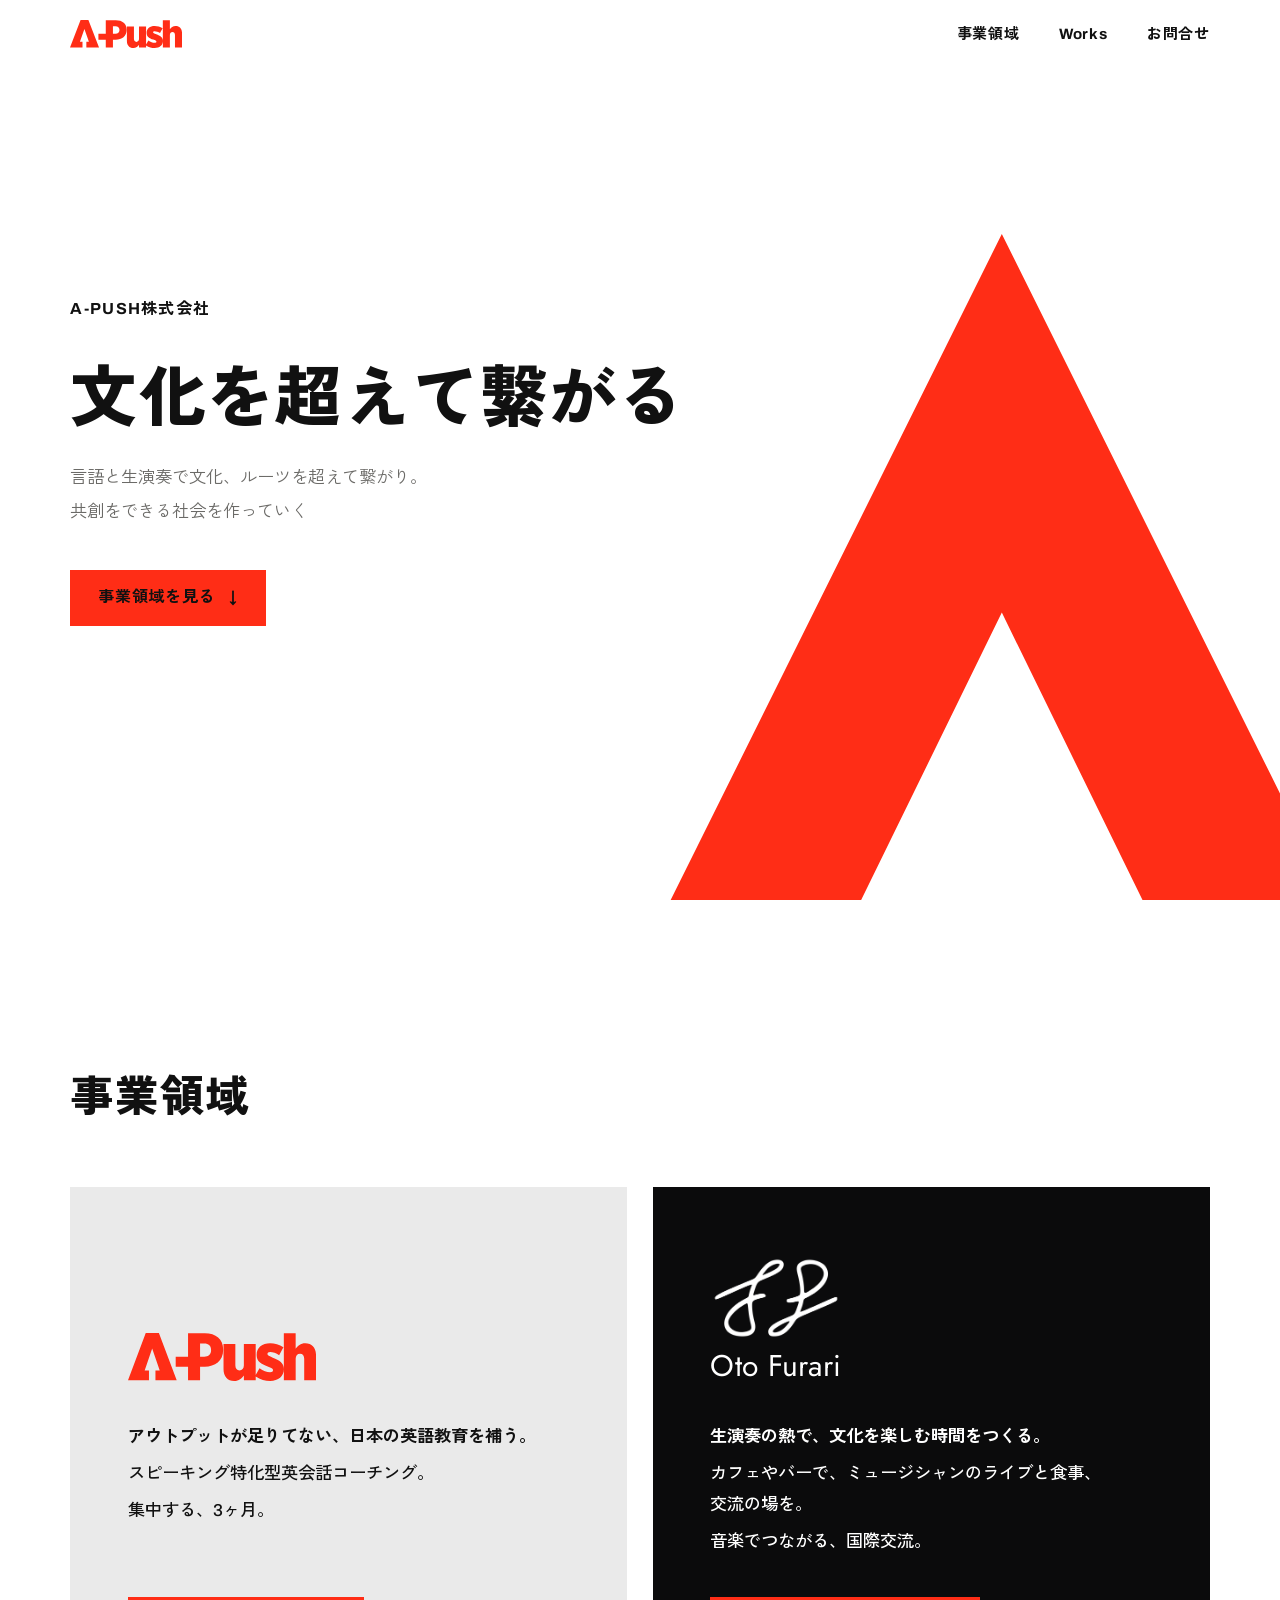
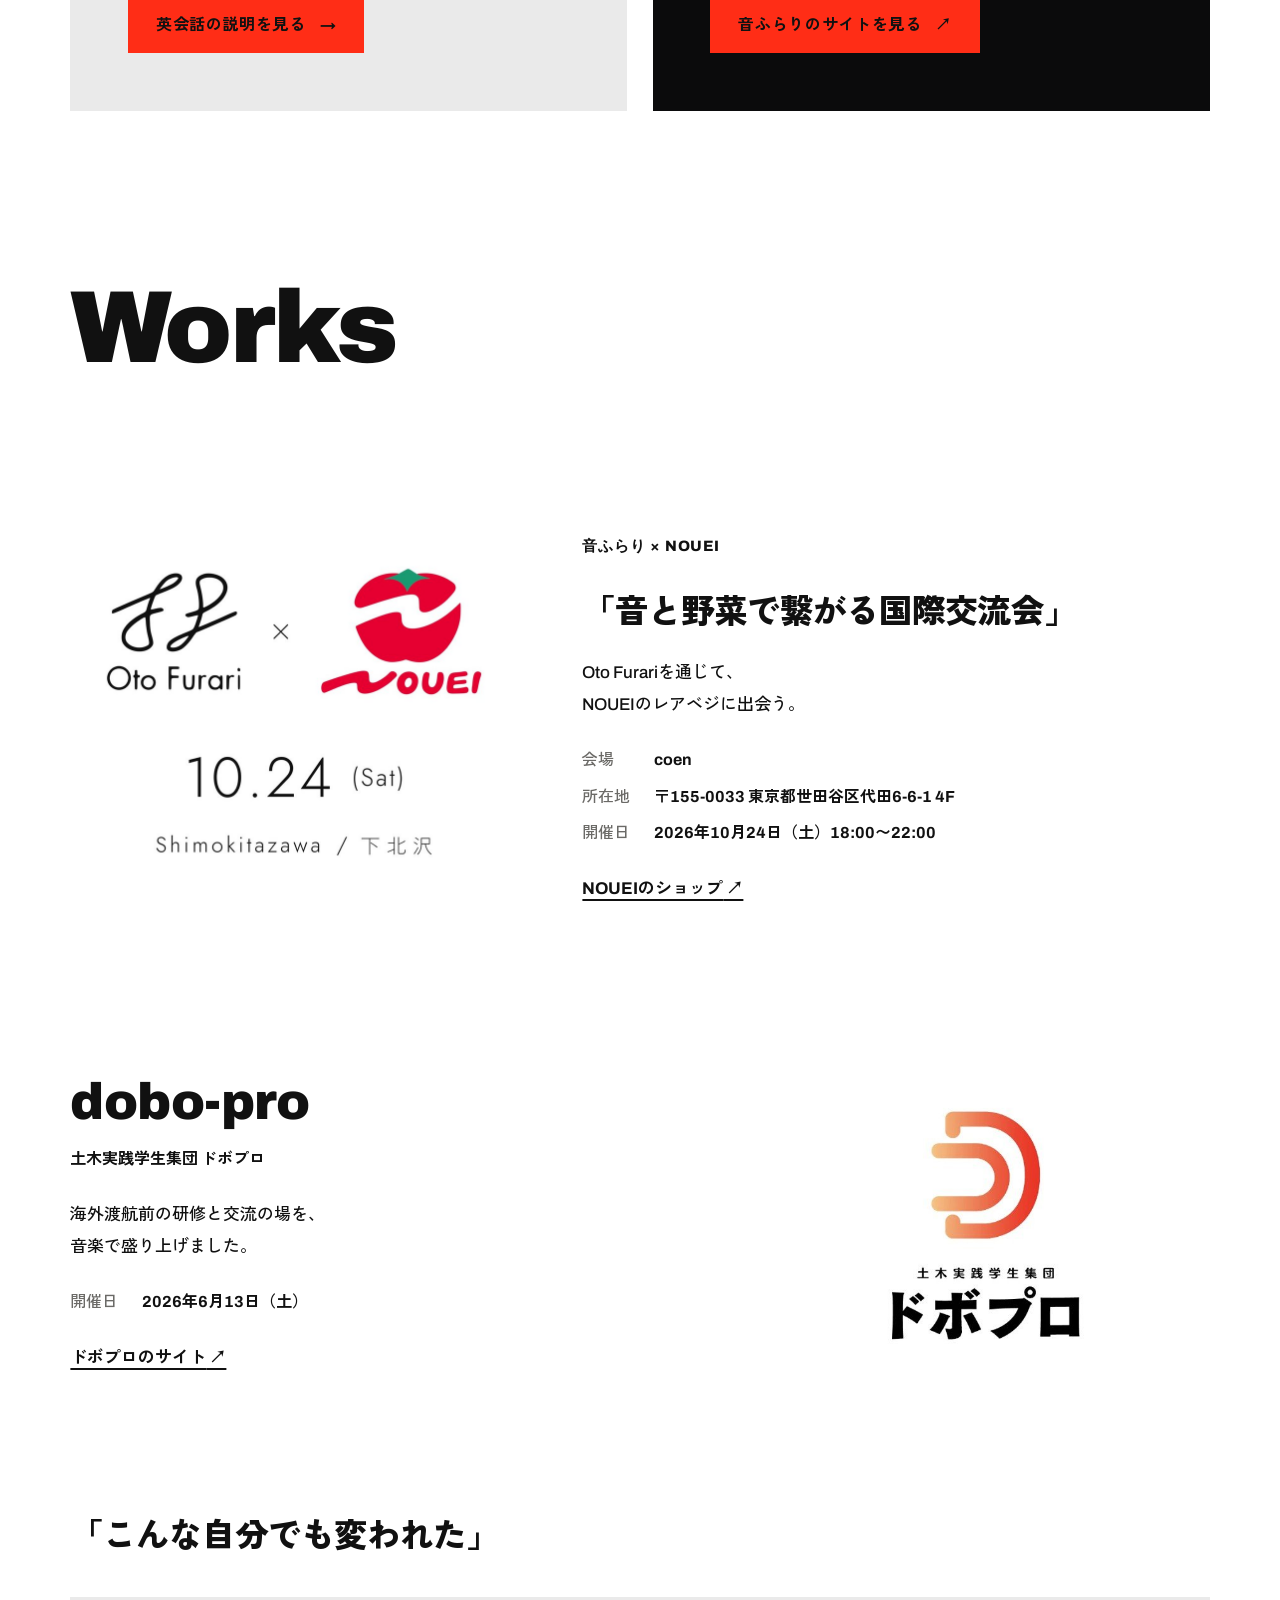
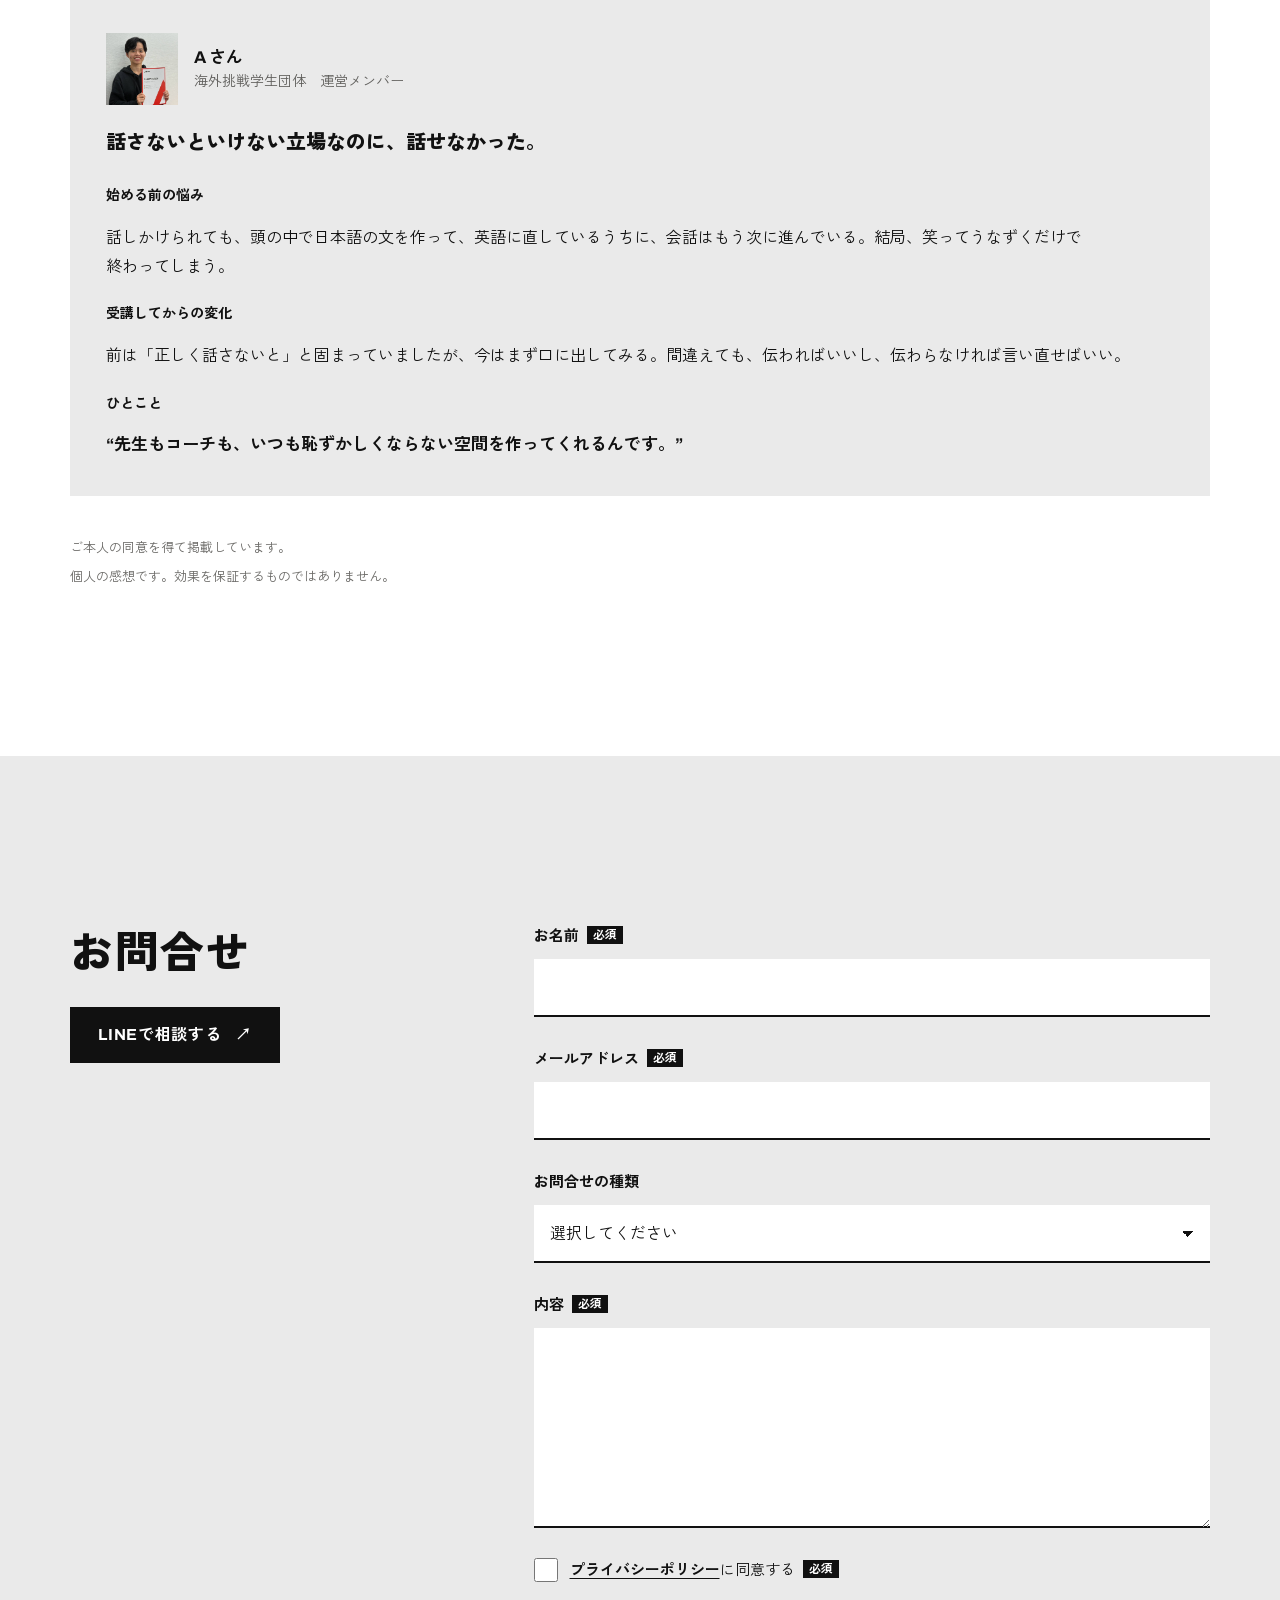
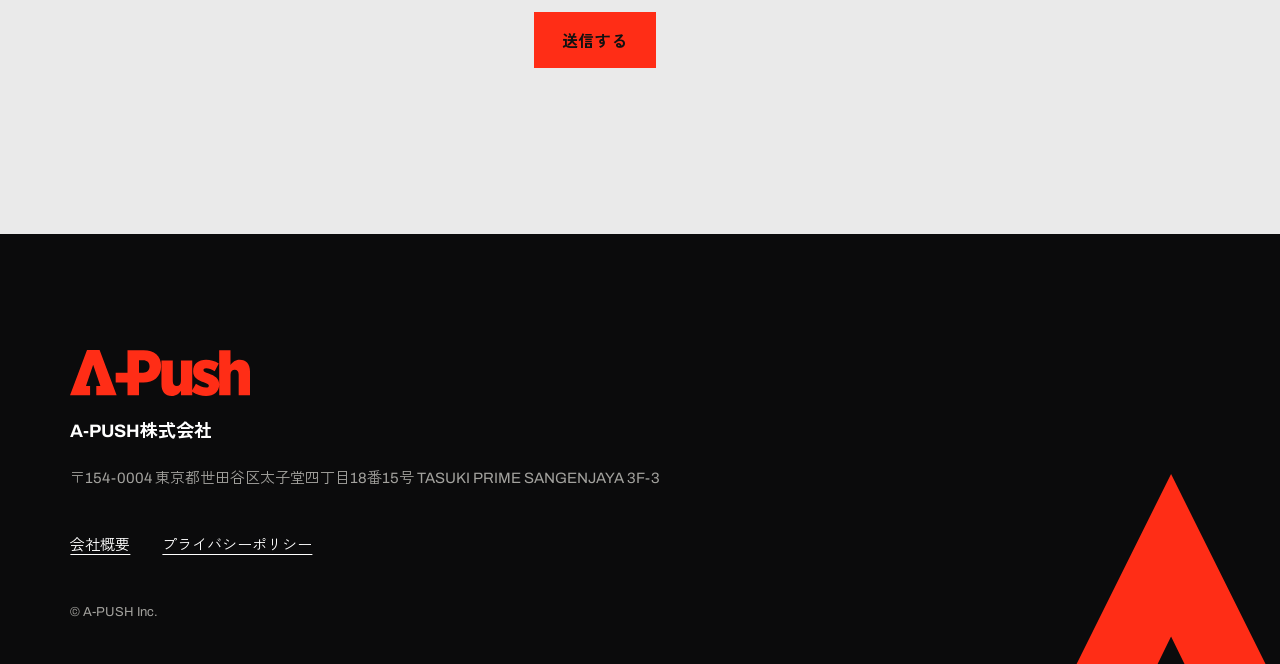
<file: index.html>
<!DOCTYPE html>
<html lang="ja">
<head>
<meta charset="utf-8">
<meta name="viewport" content="width=device-width, initial-scale=1, viewport-fit=cover">
<title>A-PUSH株式会社</title>
<meta name="description" content="A-PUSH株式会社のコーポレートサイト。言語と生演奏で文化、ルーツを超えて繋がり。共創をできる社会を作っていく。スピーキング特化型英会話コーチング「A-PUSH」と「音ふらり」を運営しています。">
<link rel="canonical" href="https://apush.jp/">
<meta property="og:type" content="website">
<meta property="og:url" content="https://apush.jp/">
<meta property="og:site_name" content="A-PUSH株式会社">
<meta property="og:title" content="A-PUSH株式会社 | 文化を超えて繋がる">
<meta property="og:description" content="言語と生演奏で文化、ルーツを超えて繋がり。共創をできる社会を作っていく">
<meta property="og:image" content="https://apush.jp/assets/og-image.png">
<meta property="og:image:width" content="1200">
<meta property="og:image:height" content="630">
<meta property="og:locale" content="ja_JP">
<meta name="twitter:card" content="summary_large_image">
<link rel="icon" href="assets/favicon.svg" type="image/svg+xml">
<script>
const CONFIG = {
  FORM_ENDPOINT: "",               // フォームの送信先。空の間はメールアプリで送る方式に自動で切り替える
  FALLBACK_EMAIL: "english@apush.jp",
  LINE_URL: "https://lin.ee/Wxep7BH",
  PRIVACY_URL: "https://lp.apush.jp/privacy.html",
  COMPANY_URL: "https://lp.apush.jp/company.html",
  SHOW_DRAFT: false,               // true：未確定の枠を表示（確認用）／false：未記入の枠を隠す（公開用）
};

/* 生徒の体験記。name と after を入れると、その枠が実際のカードとして表示される。
   photo は画像のパス。無ければ initial（頭文字）を表示する。
   lead：見出しの一文／afterLabel：「3ヶ月後の変化」以外の見出しにしたい時／pr：PR表記（提供・協力がある時は必ず入れる）
   中身は lp.apush.jp の「お客様の声」から、文をそのまま抜き出したもの。掲載には、ご本人の許可が必要。 */
const TESTIMONIALS = [
  {
    photo: "assets/voice-a.jpg", initial: "A", name: "A さん", age: "", job: "海外挑戦学生団体　運営メンバー",
    lead: "話さないといけない立場なのに、話せなかった。",
    before: "話しかけられても、頭の中で日本語の文を作って、英語に直しているうちに、会話はもう次に進んでいる。結局、笑ってうなずくだけで終わってしまう。",
    afterLabel: "受講してからの変化",
    after: "前は「正しく話さないと」と固まっていましたが、今はまず口に出してみる。間違えても、伝わればいいし、伝わらなければ言い直せばいい。",
    comment: "先生もコーチも、いつも恥ずかしくならない空間を作ってくれるんです。",
  },
  { photo: "", initial: "", name: "", age: "", job: "", before: "", after: "", comment: "" },
];

/* SHOW_DRAFT を最初の描画より前に反映する */
document.documentElement.dataset.showDraft = String(CONFIG.SHOW_DRAFT);
</script>
<link rel="preconnect" href="https://fonts.googleapis.com">
<link rel="preconnect" href="https://fonts.gstatic.com" crossorigin>
<link rel="stylesheet" href="https://fonts.googleapis.com/css2?family=Archivo:wght@500;700;800;900&family=Jost:wght@400&family=Zen+Kaku+Gothic+New:wght@400;500;700;900&display=swap">
<style>
/* 幾何学的な赤：白と黒が主役、赤は強調だけ。面だけで構成（影・グラデーション・縁取りなし）。角はすべて直角 */
:root {
  --red: #FF2D16;
  --ink: #111111;
  --ink-deep: #0B0B0C;
  --paper: #FFFFFF;
  --mist: #EAEAEA;
  --muted: #6B6A67;        /* 白・薄い灰の地の本文 */
  --muted-large: #787774;  /* 24px以上と飾りだけ */
  --muted-on-mist: #5F5E5B; /* 薄い灰の地の上の灰（#6B6A67 は 4.4996:1 で基準未満のため） */
  --muted-dark: #A3A29E;   /* 黒地の本文の灰 */
  --error: #C4200C;        /* エラー文字（赤系、白地・薄い灰の地で4.5:1以上） */
  --font-futura: "Jost", "Futura", "Century Gothic", sans-serif; /* Oto Furari のロゴ文字 */
  --font-latin: "Archivo", "Helvetica Neue", Arial, sans-serif;
  --font-ja: "Zen Kaku Gothic New", "Hiragino Sans", "Yu Gothic", sans-serif;
  --font: "Archivo", "Zen Kaku Gothic New", "Hiragino Sans", "Yu Gothic", sans-serif;
  --gutter: clamp(20px, 5.5vw, 80px);
  --nav-h: 68px;
  --section-y: clamp(96px, 13vw, 176px);
  color-scheme: light;
}
*, *::before, *::after { box-sizing: border-box; }
html { scroll-behavior: smooth; scroll-padding-top: var(--nav-h); }
@media (prefers-reduced-motion: reduce) { html { scroll-behavior: auto; } }
body {
  margin: 0;
  background: var(--paper);
  color: var(--ink);
  font-family: var(--font);
  font-size: 17px;
  line-height: 1.9;
  -webkit-font-smoothing: antialiased;
  overflow-x: clip;
  word-break: auto-phrase; /* 日本語を文節で改行（対応ブラウザのみ） */
}
img { max-width: 100%; height: auto; display: block; }
[hidden] { display: none !important; }
a { color: inherit; }
h1, h2, h3, p, ul, dl, dd, figure { margin: 0; }
:focus-visible { outline: 3px solid var(--ink); outline-offset: 3px; }
.on-dark :focus-visible { outline-color: var(--paper); }
.skip { position: absolute; left: -9999px; top: 0; }
.skip:focus { left: 16px; top: 16px; z-index: 100; background: var(--paper); padding: 8px 14px; }
.nw { display: inline-block; }
.sr-only { position: absolute; width: 1px; height: 1px; overflow: hidden; clip: rect(0 0 0 0); white-space: nowrap; }

/* 未確定の枠 */
.ph {
  display: flex; align-items: center; justify-content: center; text-align: center;
  background: var(--mist); color: var(--muted-on-mist);
  font-size: 14px; font-weight: 500; line-height: 1.6; padding: 16px;
}
.draft-note { font-size: 13px; font-weight: 500; color: var(--muted); }
.on-dark .draft-note { color: var(--muted-dark); }
html:not([data-show-draft="true"]) [data-draft="empty"],
html:not([data-show-draft="true"]) .draft-note,
html:not([data-show-draft="true"]) [data-draft-only] { display: none !important; }

/* ボタン */
.btn {
  display: inline-flex; align-items: center; gap: 14px;
  min-height: 56px; padding: 0 28px;
  background: var(--red); color: var(--ink);
  font-family: var(--font); font-weight: 700; font-size: 16px; letter-spacing: .04em;
  text-decoration: none; white-space: nowrap;
  border: 0; border-radius: 0; cursor: pointer;
  transition: transform .2s ease;
}
.btn:active { transform: translateY(1px); }
.btn:disabled { cursor: progress; }
.btn--ink { background: var(--ink); color: var(--paper); }
.btn__arrow { font-family: var(--font-latin); font-weight: 800; }

/* ナビ */
.nav {
  position: fixed; inset: 0 0 auto 0; z-index: 50;
  padding-top: env(safe-area-inset-top, 0px);
  background: var(--paper);
}
.nav__inner {
  height: var(--nav-h);
  display: flex; align-items: center; justify-content: space-between;
  padding-inline: var(--gutter);
}
.nav__logo img { width: 112px; }
.nav__links { display: flex; gap: 40px; list-style: none; margin: 0; padding: 0; }
.nav__links a {
  text-decoration: none; font-weight: 700; font-size: 15px; letter-spacing: .04em;
  padding-block: 8px;
}
.nav__links a:hover { text-decoration: underline; text-decoration-thickness: 2px; text-underline-offset: 6px; }
.nav__toggle {
  display: none; width: 48px; height: 48px; margin-right: -12px;
  background: none; border: 0; cursor: pointer; color: var(--ink);
}
.nav__toggle span, .nav__toggle span::before, .nav__toggle span::after {
  display: block; width: 24px; height: 2px; background: currentColor; margin-inline: auto; position: relative;
}
.nav__toggle span::before, .nav__toggle span::after { content: ""; position: absolute; left: 0; }
.nav__toggle span::before { top: -7px; }
.nav__toggle span::after { top: 7px; }
.nav__toggle[aria-expanded="true"] span { background: transparent; }
.nav__toggle[aria-expanded="true"] span::before { top: 0; transform: rotate(45deg); }
.nav__toggle[aria-expanded="true"] span::after { top: 0; transform: rotate(-45deg); }

@media (max-width: 767px) {
  .nav__toggle { display: block; }
  .nav__menu {
    position: fixed; inset: calc(var(--nav-h) + env(safe-area-inset-top, 0px)) 0 auto 0;
    background: var(--paper); padding: 16px var(--gutter) 40px;
  }
  .nav__menu[hidden] { display: none; }
  .nav__links { flex-direction: column; gap: 4px; }
  .nav__links a { display: block; font-size: 22px; padding-block: 12px; }
}
@media (min-width: 768px) { .nav__menu[hidden] { display: block !important; } }

/* Hero */
.hero {
  position: relative; overflow: hidden;
  min-height: 100dvh;
  display: flex; align-items: center;
  padding: calc(var(--nav-h) + 48px) var(--gutter) 96px;
}
.hero__a {
  position: absolute; z-index: 0; fill: var(--red);
  height: min(88dvh, 820px); width: auto;
  right: -9vw; bottom: -14dvh;
}
.hero__body { position: relative; z-index: 1; max-width: 640px; display: grid; gap: 28px; justify-items: start; }
.hero__kicker { font-weight: 700; font-size: 16px; letter-spacing: .08em; }
.hero__title {
  font-family: var(--font-ja); font-weight: 900;
  font-size: clamp(44px, 5.2vw, 76px); line-height: 1.2; letter-spacing: .02em;
  text-wrap: balance;
}
.hero__lead { color: var(--muted); font-size: clamp(16px, 1.35vw, 19px); line-height: 2; max-width: 30em; }
.hero .btn { margin-top: 12px; }

@media (max-width: 767px) {
  .hero { align-items: flex-start; padding-top: calc(var(--nav-h) + 56px); }
  .hero__a { height: 46dvh; max-height: 380px; right: -22vw; bottom: -11dvh; }
  .hero__body { gap: 22px; }
  .hero__title { font-size: 46px; }
  .hero__lead { font-size: 15px; }
}

/* 見出し */
.section-title {
  font-family: var(--font-ja); font-weight: 900;
  font-size: clamp(32px, 3.4vw, 48px); line-height: 1.3; letter-spacing: .02em;
}
.section-title--latin { font-family: var(--font-latin); font-weight: 900; font-size: clamp(56px, 8vw, 120px); line-height: 1; letter-spacing: -.02em; }

/* 事業領域：白と黒の対 */
.business { padding: var(--section-y) var(--gutter) 0; }
.business__head { padding-bottom: clamp(40px, 5vw, 64px); }
/* 2枚のカード：薄い灰（A-PUSH）と黒（音ふらり）の対。ロゴ・文章・ボタンの位置を2枚で揃える */
.business__pair { display: grid; grid-template-columns: 1fr 1fr; gap: clamp(16px, 2vw, 28px); }
.biz {
  display: grid; grid-template-rows: auto 1fr auto; gap: 40px; justify-items: start;
  padding: clamp(40px, 4.5vw, 72px);
  min-height: clamp(480px, 40vw, 600px);
  min-width: 0;
}
.biz--light { background: var(--mist); color: var(--ink); }
.biz--dark { background: var(--ink-deep); color: var(--paper); }
.biz__logo { height: 136px; display: flex; align-items: flex-end; }
.biz__logo--oto { flex-direction: column; justify-content: flex-end; align-items: flex-start; gap: 10px; }
.biz__wordmark { font-family: var(--font-futura); font-weight: 400; font-size: 30px; line-height: 1; letter-spacing: .01em; }
.biz__logo img { width: auto; }
.biz--light .biz__logo img { height: 48px; }
.biz--dark .biz__logo img { height: 86px; }
.biz__lines { display: grid; gap: 6px; align-content: start; font-size: clamp(17px, 1.35vw, 20px); line-height: 1.8; font-weight: 500; justify-self: stretch; min-width: 0; }
.biz__lines p:first-child { font-weight: 700; }
.biz__note { margin-top: 6px; }

@media (max-width: 767px) {
  .business__pair { grid-template-columns: 1fr; }
  .biz { min-height: 0; gap: 28px; padding: 36px 24px; }
  .biz__logo { height: auto; }
  .biz--light .biz__logo img { height: 38px; }
  .biz--dark .biz__logo img { height: 68px; }
  .biz__wordmark { font-size: 24px; }
  .biz__lines { font-size: 16px; }
  .biz .btn { width: 100%; justify-content: space-between; padding-inline: 20px; }
}

/* Works */
.works { padding: var(--section-y) var(--gutter); display: grid; gap: clamp(72px, 9vw, 128px); }
.feature { display: grid; grid-template-columns: 5fr 7fr; gap: clamp(32px, 5vw, 96px); align-items: center; }
.feature__photo { width: 100%; max-width: 100%; aspect-ratio: 1 / 1; object-fit: cover; background: var(--mist); }
.feature__body, .strip__body { display: grid; gap: 24px; justify-items: start; min-width: 0; }
.feature__label { font-family: var(--font-latin); font-weight: 800; font-size: 15px; letter-spacing: .06em; }
.feature__title { font-family: var(--font-ja); font-weight: 900; font-size: clamp(26px, 2.6vw, 38px); line-height: 1.45; text-wrap: balance; }
.work__text { font-size: 17px; font-weight: 500; }
.meta { display: grid; grid-template-columns: auto 1fr; gap: 6px 24px; font-size: 16px; }
.meta dt { color: var(--muted); font-weight: 500; }
.meta dd { font-weight: 700; font-variant-numeric: tabular-nums; min-width: 0; }
.work__actions { display: flex; flex-wrap: wrap; gap: 16px 28px; align-items: center; }
.tlink { font-weight: 700; text-underline-offset: 5px; text-decoration-thickness: 2px; }

.strip { display: grid; grid-template-columns: 7fr 5fr; gap: clamp(32px, 5vw, 96px); align-items: center; }
.strip__title { font-family: var(--font-latin); font-weight: 900; font-size: clamp(32px, 4vw, 56px); line-height: 1; letter-spacing: -.01em; }
.strip__sub { font-weight: 700; font-size: 16px; margin-top: -8px; }
.strip__logo { width: 100%; max-width: 100%; aspect-ratio: 4 / 3; object-fit: contain; background: var(--paper); }

.voices { display: grid; gap: 40px; }
.voices__title { font-family: var(--font-ja); font-weight: 900; font-size: clamp(26px, 2.6vw, 38px); line-height: 1.45; }
.voices__grid { display: grid; grid-template-columns: repeat(auto-fit, minmax(min(100%, 320px), 1fr)); gap: 24px; }
.voice { display: grid; gap: 14px; align-content: start; min-width: 0; }
.voice--real { background: var(--mist); padding: clamp(24px, 3vw, 36px); gap: 14px; }
.voice__who { display: flex; gap: 16px; align-items: center; }
.voice__photo { width: 72px; height: 72px; flex: none; object-fit: cover; }
.voice__initial {
  width: 72px; height: 72px; flex: none; display: grid; place-items: center;
  background: var(--ink); color: var(--paper); font-family: var(--font-latin); font-weight: 900; font-size: 28px;
}
.voice__name { font-weight: 700; line-height: 1.5; }
.voice__meta { font-size: 14px; line-height: 1.6; color: var(--muted-on-mist); }
.voice__pr { font-size: 13px; line-height: 1.7; font-weight: 500; }
.voice__lead { font-family: var(--font-ja); font-weight: 900; font-size: 20px; line-height: 1.6; margin-block: 6px; }
.voice__h { font-size: 14px; font-weight: 700; margin-top: 6px; }
.voice__p { font-size: 16px; line-height: 1.8; }
.voice__comment { font-weight: 700; font-size: 17px; line-height: 1.7; }
.voice .ph--photo { width: 72px; height: 72px; flex: none; padding: 6px; font-size: 11px; }
.voice .ph--row { justify-content: flex-start; text-align: left; flex: 1; }
.voice .ph--tall { min-height: 96px; }
.voices__notes { display: grid; gap: 4px; font-size: 13px; color: var(--muted); }

@media (max-width: 767px) {
  .feature, .strip { grid-template-columns: 1fr; }
  .strip__logo { order: -1; }
}

/* お問合せ */
.contact {
  background: var(--mist);
  padding: var(--section-y) var(--gutter);
  display: grid; grid-template-columns: 4fr 7fr; gap: clamp(40px, 6vw, 112px); align-items: start;
}
.contact__side { display: grid; gap: 28px; justify-items: start; }
.contact__main { min-width: 0; }
.form { display: grid; gap: 28px; max-width: 720px; min-width: 0; }
.field { display: grid; gap: 8px; }
.field > label { font-weight: 700; font-size: 15px; }
.req { font-size: 12px; font-weight: 700; margin-left: 8px; padding: 2px 6px; background: var(--ink); color: var(--paper); vertical-align: 2px; }
.input {
  width: 100%; min-height: 56px; padding: 14px 16px;
  font: inherit; font-size: 16px; color: var(--ink);
  background: var(--paper); border: 0; border-radius: 0;
  box-shadow: inset 0 -2px 0 var(--ink); /* 入力欄の下端の線。入力欄の範囲を3:1以上で示すため */
  appearance: none;
}
textarea.input { min-height: 200px; resize: vertical; line-height: 1.8; }
select.input {
  background-image: linear-gradient(45deg, transparent 50%, var(--ink) 50%), linear-gradient(135deg, var(--ink) 50%, transparent 50%);
  background-position: calc(100% - 22px) 50%, calc(100% - 16px) 50%;
  background-size: 6px 6px; background-repeat: no-repeat; padding-right: 44px;
}
.input:focus-visible { outline: 3px solid var(--ink); outline-offset: 2px; }
.input[aria-invalid="true"] { box-shadow: inset 0 -3px 0 var(--error); }
.err { color: var(--error); font-size: 14px; font-weight: 700; }
.err:empty { display: none; }
.check { display: flex; gap: 12px; align-items: flex-start; font-size: 15px; }
.check input { width: 24px; height: 24px; margin: 2px 0 0; accent-color: var(--ink); flex: none; }
.check a { font-weight: 700; text-underline-offset: 3px; }
.form__actions { display: flex; flex-wrap: wrap; gap: 16px; align-items: center; }
.form-status { font-size: 15px; font-weight: 700; }
.done { background: var(--paper); padding: clamp(28px, 4vw, 48px); display: grid; gap: 14px; }
.done__title { font-family: var(--font-ja); font-weight: 900; font-size: 26px; line-height: 1.4; }
.done p { font-size: 16px; }
.done__mail { font-weight: 700; user-select: all; overflow-wrap: anywhere; }

@media (max-width: 767px) {
  .contact { grid-template-columns: 1fr; }
  .form .btn { width: 100%; justify-content: center; }
}

/* フッター */
.footer {
  position: relative; overflow: hidden;
  background: var(--ink-deep); color: var(--paper);
  padding: clamp(72px, 9vw, 120px) var(--gutter) 40px;
  display: grid; gap: 40px;
}
.footer__a { position: absolute; fill: var(--red); height: 340px; width: auto; right: -60px; bottom: -150px; }
.footer__brand { display: grid; gap: 18px; justify-items: start; position: relative; }
.footer__brand img { width: 180px; }
.footer__name { font-weight: 700; font-size: 18px; }
.footer__addr { color: var(--muted-dark); font-size: 15px; line-height: 1.7; }
.footer__links { display: flex; flex-wrap: wrap; gap: 8px 32px; list-style: none; padding: 0; margin: 0; position: relative; font-size: 15px; }
.footer__links a { text-underline-offset: 4px; }
.footer__copy { color: var(--muted-dark); font-size: 13px; font-family: var(--font-latin); position: relative; }
@media (max-width: 767px) { .footer__a { height: 220px; right: -50px; bottom: -90px; } }

/* スクロールで出る（読み込み時に画面外のものだけ。reduced-motion では動かさない） */
@media (prefers-reduced-motion: no-preference) {
  .reveal { transition: opacity .7s ease, transform .7s cubic-bezier(.16, 1, .3, 1); }
  .reveal.is-waiting { opacity: 0; transform: translateY(24px); }
}
</style>
</head>
<body>
<a class="skip" href="#main">本文へ移動</a>

<header class="nav">
  <div class="nav__inner">
    <a class="nav__logo" href="#top" aria-label="A-PUSH株式会社 トップへ"><img src="assets/apush-logo.svg" alt="A-Push" width="228" height="58"></a>
    <button class="nav__toggle" type="button" aria-expanded="false" aria-controls="nav-menu" aria-label="メニューを開く"><span></span></button>
    <nav class="nav__menu" id="nav-menu" aria-label="メイン">
      <ul class="nav__links">
        <li><a href="#business">事業領域</a></li>
        <li><a href="#works">Works</a></li>
        <li><a href="#contact">お問合せ</a></li>
      </ul>
    </nav>
  </div>
</header>

<main id="main">
  <!-- 1. Hero -->
  <section class="hero" id="top" aria-labelledby="hero-title">
    <svg class="hero__a" viewBox="0 0 181 182" aria-hidden="true" focusable="false"><polygon points="0,182 90.5,0 181,182 137,182 90.5,87 44,182"/></svg>
    <div class="hero__body">
      <p class="hero__kicker">A-PUSH株式会社</p>
      <h1 class="hero__title" id="hero-title"><span class="nw">文化を超えて</span><span class="nw">繋がる</span></h1>
      <p class="hero__lead"><span class="nw">言語と生演奏で文化、ルーツを超えて繋がり。</span><span class="nw">共創をできる社会を作っていく</span></p>
      <a class="btn" href="#business">事業領域を見る<span class="btn__arrow" aria-hidden="true">↓</span></a>
    </div>
  </section>

  <!-- 2. 事業領域 -->
  <section class="business" id="business" aria-labelledby="business-title">
    <div class="business__head reveal">
      <h2 class="section-title" id="business-title">事業領域</h2>
    </div>
    <div class="business__pair">
      <article class="biz biz--light" aria-labelledby="biz-apush">
        <h3 class="biz__logo" id="biz-apush"><img src="assets/apush-logo.svg" alt="A-PUSH" width="228" height="58"></h3>
        <div class="biz__lines">
          <p>アウトプットが足りてない、日本の英語教育を補う。</p>
          <p>スピーキング特化型英会話コーチング。</p>
          <p>集中する、3ヶ月。</p>
        </div>
        <a class="btn" href="english/">英会話の説明を見る<span class="btn__arrow" aria-hidden="true">→</span></a>
      </article>
      <article class="biz biz--dark on-dark" aria-labelledby="biz-oto">
        <h3 class="biz__logo biz__logo--oto" id="biz-oto"><img src="assets/otofurari-mark.png" alt="音ふらり" width="1200" height="783"><span class="biz__wordmark">Oto Furari</span></h3>
        <!-- 説明3行は未確定（下書き）。確定したら下の3行を差し替え、draft-note の行を消す -->
        <div class="biz__lines" data-draft="filled">
          <p>生演奏の熱で、文化を楽しむ時間をつくる。</p>
          <p>カフェやバーで、ミュージシャンのライブと食事、交流の場を。</p>
          <p>音楽でつながる、国際交流。</p>
          <p class="draft-note biz__note">（下書き・要確認）</p>
        </div>
        <a class="btn" href="https://otofurari.apush.jp/" target="_blank" rel="noopener">音ふらりのサイトを見る<span class="btn__arrow" aria-hidden="true">↗</span><span class="sr-only">（新しいタブで開く）</span></a>
      </article>
    </div>
  </section>

  <!-- 3. Works -->
  <section class="works" id="works" aria-labelledby="works-title">
    <h2 class="section-title section-title--latin reveal" id="works-title">Works</h2>

    <!-- 3-1. 音ふらり × NOUEI（内容は otofurari.apush.jp から。開催後は画像を当日の写真に差し替える） -->
    <article class="feature reveal" aria-labelledby="work-nouei">
      <img class="feature__photo" src="assets/works-nouei.jpg" alt="Oto Furari × NOUEI 10.24（Sat）Shimokitazawa／下北沢" width="900" height="900" loading="lazy">
      <div class="feature__body">
        <p class="feature__label">音ふらり × NOUEI</p>
        <h3 class="feature__title" id="work-nouei"><span class="nw">「音と野菜で</span><span class="nw">繋がる国際交流会」</span></h3>
        <p class="work__text">Oto Furariを通じて、<br>NOUEIのレアベジに出会う。</p>
        <dl class="meta">
          <dt>会場</dt><dd>coen</dd>
          <dt>所在地</dt><dd>〒155-0033 東京都世田谷区代田6-6-1 4F</dd>
          <dt>開催日</dt><dd><time datetime="2026-10-24T18:00">2026年10月24日（土）18:00〜22:00</time></dd>
        </dl>
        <div class="work__actions">
          <!-- data-until を過ぎると予約ボタンは自動で消える -->
          <a class="btn" href="https://luma.com/fnr14fys" target="_blank" rel="noopener" data-until="2026-10-24T22:00:00+09:00">予約する<span class="btn__arrow" aria-hidden="true">↗</span><span class="sr-only">（新しいタブで開く）</span></a>
          <a class="tlink" href="https://nouei.base.shop/" target="_blank" rel="noopener">NOUEIのショップ<span aria-hidden="true"> ↗</span><span class="sr-only">（新しいタブで開く）</span></a>
        </div>
      </div>
    </article>

    <!-- 3-2. dobo-pro（内容は otofurari.apush.jp から） -->
    <article class="strip reveal" aria-labelledby="work-dobo">
      <div class="strip__body">
        <h3 class="strip__title" id="work-dobo">dobo-pro</h3>
        <p class="strip__sub">土木実践学生集団 ドボプロ</p>
        <p class="work__text">海外渡航前の研修と交流の場を、<br>音楽で盛り上げました。</p>
        <dl class="meta">
          <dt>開催日</dt><dd><time datetime="2026-06-13">2026年6月13日（土）</time></dd>
        </dl>
        <a class="tlink" href="https://dobo-pro.studio.site/" target="_blank" rel="noopener">ドボプロのサイト<span aria-hidden="true"> ↗</span><span class="sr-only">（新しいタブで開く）</span></a>
      </div>
      <img class="strip__logo" src="assets/works-dobopro.jpg" alt="土木実践学生集団 ドボプロ" width="713" height="534" loading="lazy">
    </article>

    <!-- 3-3. 生徒の体験記（中身は head の TESTIMONIALS 配列から） -->
    <section class="voices reveal" id="voices" aria-labelledby="voices-title">
      <h3 class="voices__title" id="voices-title"><span class="nw">「こんな自分でも</span><span class="nw">変われた」</span></h3>
      <div class="voices__grid" id="voices-grid"></div>
      <div class="voices__notes">
        <p id="voices-consent" hidden>ご本人の同意を得て掲載しています。</p>
        <p data-draft-only>掲載には、ご本人の許可が必要です</p>
        <p id="voices-disclaimer">個人の感想です。効果を保証するものではありません。</p>
      </div>
    </section>
  </section>

  <!-- 4. お問合せ -->
  <section class="contact" id="contact" aria-labelledby="contact-title">
    <div class="contact__side reveal">
      <h2 class="section-title" id="contact-title">お問合せ</h2>
      <a class="btn btn--ink" href="https://lin.ee/Wxep7BH" data-config-href="LINE_URL" target="_blank" rel="noopener">LINEで相談する<span class="btn__arrow" aria-hidden="true">↗</span><span class="sr-only">（新しいタブで開く）</span></a>
    </div>

    <div class="contact__main reveal">
      <form class="form" id="contact-form" novalidate>
        <div class="field">
          <label for="f-name">お名前<span class="req">必須</span></label>
          <input class="input" id="f-name" name="name" type="text" autocomplete="name" required aria-describedby="f-name-err">
          <p class="err" id="f-name-err"></p>
        </div>
        <div class="field">
          <label for="f-email">メールアドレス<span class="req">必須</span></label>
          <input class="input" id="f-email" name="email" type="email" autocomplete="email" inputmode="email" required aria-describedby="f-email-err">
          <p class="err" id="f-email-err"></p>
        </div>
        <div class="field">
          <label for="f-type">お問合せの種類</label>
          <select class="input" id="f-type" name="type">
            <option value="">選択してください</option>
            <option>英会話コーチングについて</option>
            <option>音ふらり・イベントについて</option>
            <option>取材・協業について</option>
            <option>その他</option>
          </select>
        </div>
        <div class="field">
          <label for="f-message">内容<span class="req">必須</span></label>
          <textarea class="input" id="f-message" name="message" required aria-describedby="f-message-err"></textarea>
          <p class="err" id="f-message-err"></p>
        </div>
        <div class="field">
          <div class="check">
            <input id="f-agree" name="agree" type="checkbox" required aria-describedby="f-agree-err">
            <label for="f-agree"><a href="https://lp.apush.jp/privacy.html" data-config-href="PRIVACY_URL" target="_blank" rel="noopener">プライバシーポリシー</a>に同意する<span class="req">必須</span></label>
          </div>
          <p class="err" id="f-agree-err"></p>
        </div>
        <div class="form__actions">
          <button class="btn" type="submit" id="f-submit">送信する</button>
          <p class="form-status" id="form-status" role="status" aria-live="polite"></p>
        </div>
      </form>

      <div class="done" id="form-done" tabindex="-1" hidden>
        <p class="done__title" id="done-title"></p>
        <p id="done-text"></p>
        <p id="done-fallback">メールアプリが開かない場合は、<span class="done__mail" id="done-mail">english@apush.jp</span> へ直接お送りください。</p>
      </div>
    </div>
  </section>
</main>

<footer class="footer on-dark">
  <svg class="footer__a" viewBox="0 0 181 182" aria-hidden="true" focusable="false"><polygon points="0,182 90.5,0 181,182 137,182 90.5,87 44,182"/></svg>
  <div class="footer__brand">
    <img src="assets/apush-logo.svg" alt="A-Push" width="228" height="58" loading="lazy">
    <p class="footer__name">A-PUSH株式会社</p>
    <p class="footer__addr">〒154-0004 東京都世田谷区太子堂四丁目18番15号 TASUKI PRIME SANGENJAYA 3F-3</p>
  </div>
  <ul class="footer__links">
    <li><a href="https://lp.apush.jp/company.html" data-config-href="COMPANY_URL" target="_blank" rel="noopener">会社概要</a></li>
    <li><a href="https://lp.apush.jp/privacy.html" data-config-href="PRIVACY_URL" target="_blank" rel="noopener">プライバシーポリシー</a></li>
  </ul>
  <p class="footer__copy">© A-PUSH Inc.</p>
</footer>

<script>
(() => {
  /* 設定のリンクを反映 */
  document.querySelectorAll("[data-config-href]").forEach((a) => {
    const url = CONFIG[a.dataset.configHref];
    if (url) a.href = url;
  });
  document.getElementById("done-mail").textContent = CONFIG.FALLBACK_EMAIL;

  /* ナビ（スマホはハンバーガー、Escで閉じる） */
  const toggle = document.querySelector(".nav__toggle");
  const menu = document.getElementById("nav-menu");
  const mq = matchMedia("(max-width: 767px)");
  const setOpen = (open) => {
    toggle.setAttribute("aria-expanded", String(open));
    toggle.setAttribute("aria-label", open ? "メニューを閉じる" : "メニューを開く");
    menu.hidden = !open;
  };
  if (mq.matches) setOpen(false);
  mq.addEventListener("change", () => setOpen(false));
  toggle.addEventListener("click", () => setOpen(menu.hidden));
  menu.addEventListener("click", (e) => { if (e.target.closest("a") && mq.matches) setOpen(false); });
  document.addEventListener("keydown", (e) => {
    if (e.key === "Escape" && mq.matches && !menu.hidden) { setOpen(false); toggle.focus(); }
  });

  /* 開催日を過ぎた予約ボタンを消す */
  document.querySelectorAll("[data-until]").forEach((n) => {
    if (Date.now() > Date.parse(n.dataset.until)) n.hidden = true;
  });

  /* 生徒の体験記 */
  const grid = document.getElementById("voices-grid");
  const el = (tag, cls, text) => {
    const n = document.createElement(tag);
    if (cls) n.className = cls;
    if (text) n.textContent = text;
    return n;
  };
  const isFilled = (t) => Boolean(t.name && t.after);
  let realCount = 0;
  TESTIMONIALS.forEach((t) => {
    if (isFilled(t)) {
      realCount++;
      const card = el("article", "voice voice--real");
      const who = el("div", "voice__who");
      if (t.photo) {
        const img = el("img", "voice__photo");
        img.src = t.photo; img.alt = ""; img.width = 72; img.height = 72; img.loading = "lazy";
        who.append(img);
      } else {
        const ini = el("span", "voice__initial", t.initial || t.name.slice(0, 1));
        ini.setAttribute("aria-hidden", "true");
        who.append(ini);
      }
      const id = el("div");
      id.append(el("p", "voice__name", t.name), el("p", "voice__meta", [t.age, t.job].filter(Boolean).join("・")));
      who.append(id);
      card.append(who);
      if (t.pr) card.append(el("p", "voice__pr", t.pr));
      if (t.lead) card.append(el("p", "voice__lead", t.lead));
      if (t.before) card.append(el("p", "voice__h", "始める前の悩み"), el("p", "voice__p", t.before));
      card.append(el("p", "voice__h", t.afterLabel || "3ヶ月後の変化"), el("p", "voice__p", t.after));
      if (t.comment) card.append(el("p", "voice__h", "ひとこと"), el("p", "voice__comment", "“" + t.comment + "”"));
      grid.append(card);
    } else if (CONFIG.SHOW_DRAFT) {
      const card = el("article", "voice");
      card.dataset.draft = "empty";
      card.setAttribute("aria-label", "体験記（未記入）");
      const who = el("div", "voice__who");
      who.append(el("div", "ph ph--photo", "写真または頭文字"), el("div", "ph ph--row", "ここに入れる：お名前（ニックネーム可）・年代・職業"));
      card.append(who,
        el("div", "ph ph--row ph--tall", "ここに入れる：始める前の悩み"),
        el("div", "ph ph--row ph--tall", "ここに入れる：3ヶ月後の変化"),
        el("div", "ph ph--row", "ここに入れる：ひとこと"));
      grid.append(card);
    }
  });
  /* 注記は、体験記が1件でも表示される時は常に出す（確認用の表示でも出す） */
  document.getElementById("voices-disclaimer").hidden = !(realCount > 0 || CONFIG.SHOW_DRAFT);
  document.getElementById("voices-consent").hidden = realCount === 0;
  /* 公開用で体験記が0件なら、この枠ごと隠す */
  document.getElementById("voices").hidden = realCount === 0 && !CONFIG.SHOW_DRAFT;

  /* お問合せフォーム */
  const form = document.getElementById("contact-form");
  const status = document.getElementById("form-status");
  const submitBtn = document.getElementById("f-submit");
  const fields = {
    name: { input: form.elements.name, check: (v) => v.trim() ? "" : "お名前を入力してください。" },
    email: {
      input: form.elements.email,
      check: (v) => !v.trim() ? "メールアドレスを入力してください。"
        : /^[^\s@]+@[^\s@]+\.[^\s@]+$/.test(v.trim()) ? "" : "メールアドレスの形式が正しくありません（例：name@example.com）。",
    },
    message: { input: form.elements.message, check: (v) => v.trim() ? "" : "お問合せ内容を入力してください。" },
    agree: { input: form.elements.agree, check: (_, i) => i.checked ? "" : "プライバシーポリシーへの同意が必要です。" },
  };
  const validate = (key) => {
    const { input, check } = fields[key];
    const msg = check(input.value, input);
    document.getElementById(input.id + "-err").textContent = msg;
    input.setAttribute("aria-invalid", msg ? "true" : "false");
    return !msg;
  };
  /* 一度エラーになった項目は、直した時点でエラーを消す */
  Object.keys(fields).forEach((key) => {
    const input = fields[key].input;
    input.addEventListener(input.type === "checkbox" ? "change" : "input", () => {
      if (input.getAttribute("aria-invalid") === "true") validate(key);
    });
  });
  const showDone = (title, text, showFallback) => {
    document.getElementById("done-title").textContent = title;
    document.getElementById("done-text").textContent = text;
    document.getElementById("done-fallback").hidden = !showFallback;
    form.hidden = true;
    const done = document.getElementById("form-done");
    done.hidden = false;
    done.focus();
  };
  form.addEventListener("submit", async (e) => {
    e.preventDefault();
    const bad = Object.keys(fields).filter((k) => !validate(k));
    if (bad.length) {
      status.textContent = "入力内容を確認してください（" + bad.length + "件）。";
      fields[bad[0]].input.focus();
      return;
    }
    status.textContent = "";
    const data = {
      name: form.elements.name.value.trim(),
      email: form.elements.email.value.trim(),
      type: form.elements.type.value || "未選択",
      message: form.elements.message.value.trim(),
    };
    if (!CONFIG.FORM_ENDPOINT) {
      const subject = "【お問合せ】" + data.type;
      const body = "お名前：" + data.name + "\nメールアドレス：" + data.email + "\nお問合せの種類：" + data.type + "\n\n" + data.message + "\n";
      location.href = "mailto:" + CONFIG.FALLBACK_EMAIL + "?subject=" + encodeURIComponent(subject) + "&body=" + encodeURIComponent(body);
      showDone("メールアプリを開きました", "入力内容を入れたメールを作成しました。メールアプリで送信を完了してください。", true);
      return;
    }
    submitBtn.disabled = true;
    status.textContent = "送信しています…";
    try {
      const res = await fetch(CONFIG.FORM_ENDPOINT, {
        method: "POST",
        headers: { "Content-Type": "application/json", Accept: "application/json" },
        body: JSON.stringify(data),
      });
      if (!res.ok) throw new Error(String(res.status));
      status.textContent = "";
      showDone("送信しました", "お問合せありがとうございます。内容を確認のうえ、ご連絡いたします。", false);
    } catch {
      status.textContent = "送信できませんでした。時間をおいてもう一度お試しいただくか、" + CONFIG.FALLBACK_EMAIL + " へ直接お送りください。";
    } finally {
      submitBtn.disabled = false;
    }
  });

  /* スクロールでふわっと出る（読み込み時に画面外のものだけ） */
  if ("IntersectionObserver" in window && !matchMedia("(prefers-reduced-motion: reduce)").matches) {
    const io = new IntersectionObserver((entries) => {
      entries.forEach((en) => {
        if (en.isIntersecting) { en.target.classList.remove("is-waiting"); io.unobserve(en.target); }
      });
    }, { rootMargin: "0px 0px -10% 0px" });
    document.querySelectorAll(".reveal").forEach((n) => {
      if (n.getBoundingClientRect().top > innerHeight) { n.classList.add("is-waiting"); io.observe(n); }
    });
  }
})();
</script>
</body>
</html>
</file>
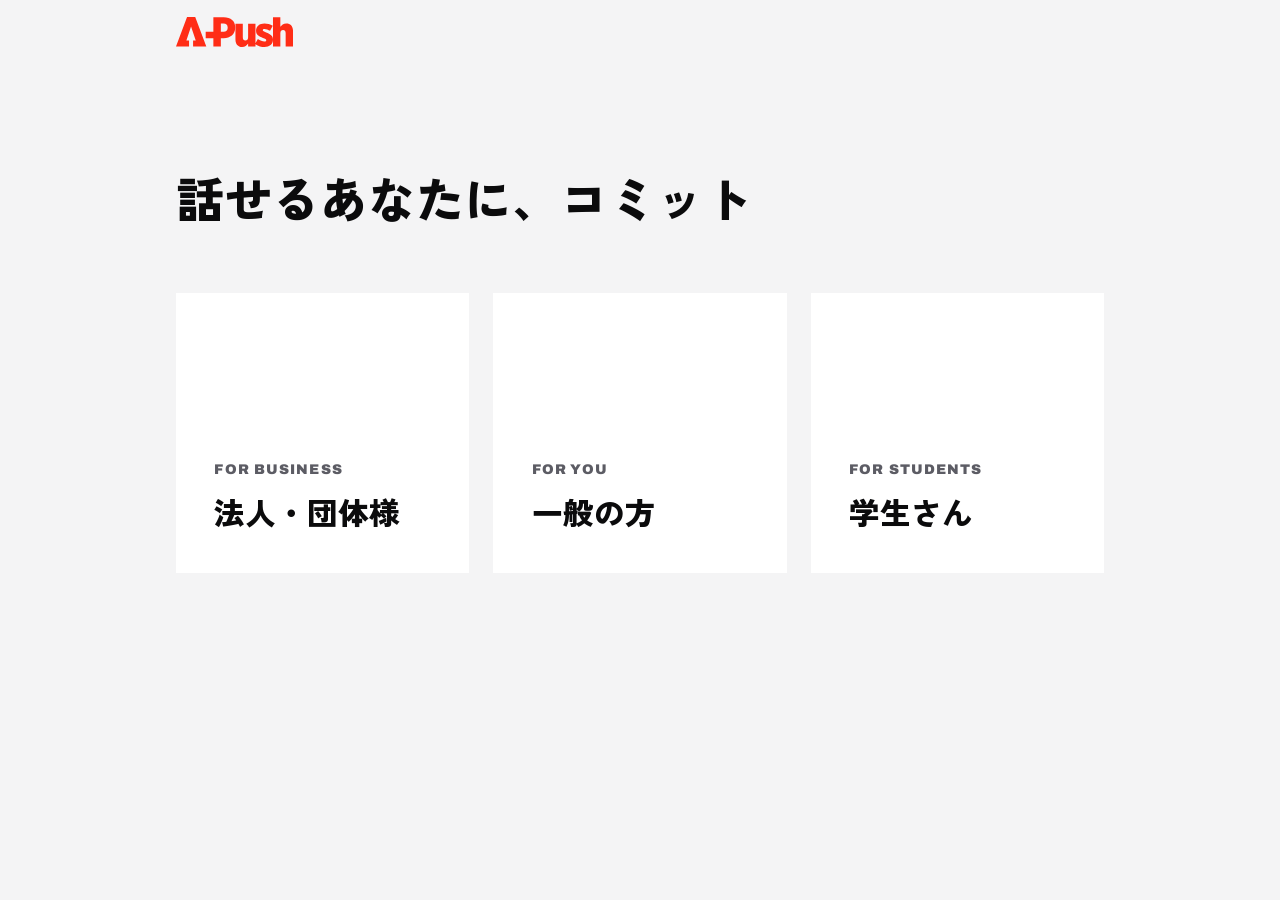
<file: english/index.html>
<!DOCTYPE html>
<html lang="ja">
<head>
<meta charset="utf-8">
<meta name="viewport" content="width=device-width, initial-scale=1, viewport-fit=cover">
<title>A-PUSH 英会話</title>
<meta name="description" content="A-PUSH のスピーキング特化型英会話。法人・団体様、一般の方、学生さんに分けてご説明します。">
<link rel="icon" href="../assets/favicon.svg" type="image/svg+xml">
<link rel="preconnect" href="https://fonts.googleapis.com"><link rel="preconnect" href="https://fonts.gstatic.com" crossorigin>
<link rel="stylesheet" href="https://fonts.googleapis.com/css2?family=Archivo:wght@500;700;800;900&family=Zen+Kaku+Gothic+New:wght@400;500;700;900&display=swap">
<link rel="stylesheet" href="hw.css">
<style>
.pick{max-width:960px;margin:0 auto;padding:clamp(48px,8vw,120px) 16px}
.pick h1{margin:0 0 clamp(32px,5vw,64px);font-weight:900;font-size:clamp(28px,4vw,48px);line-height:1.3}
.pick ul{list-style:none;margin:0;padding:0;display:grid;grid-template-columns:repeat(3,1fr);gap:clamp(12px,2vw,24px)}
.pick a{display:flex;flex-direction:column;justify-content:flex-end;gap:12px;min-height:clamp(160px,22vw,280px);padding:clamp(24px,3vw,40px);background:var(--card);text-decoration:none;font-weight:900;font-size:clamp(22px,2.4vw,32px);transition:background .22s,color .22s,transform .22s cubic-bezier(.2,1.5,.4,1)}
.pick a span{font-family:var(--en);font-size:14px;letter-spacing:.08em;color:var(--mute);transition:color .22s}
.pick a:hover{background:var(--dark);color:var(--on)}
.pick a:hover span{color:var(--mid)}
.pick a:active{transform:scale(.97)}
.pick a:focus-visible{outline:2px solid var(--ink);outline-offset:2px}
@media (max-width:767px){.pick ul{grid-template-columns:1fr}.pick a{min-height:120px}}
@media (prefers-reduced-motion:reduce){.pick a{transition:none}.pick a:active{transform:none}}
</style>
</head>
<body>
<header class="top"><a href="../"><img src="../assets/apush-logo.svg" alt="A-PUSH株式会社 トップへ" width="228" height="58"></a></header>
<main class="pick">
  <h1>話せるあなたに、コミット</h1>
  <ul>
    <li><a href="corporate.html"><span>FOR BUSINESS</span>法人・団体様</a></li>
    <li><a href="general.html"><span>FOR YOU</span>一般の方</a></li>
    <li><a href="students.html"><span>FOR STUDENTS</span>学生さん</a></li>
  </ul>
</main>
</body>
</html>
</file>
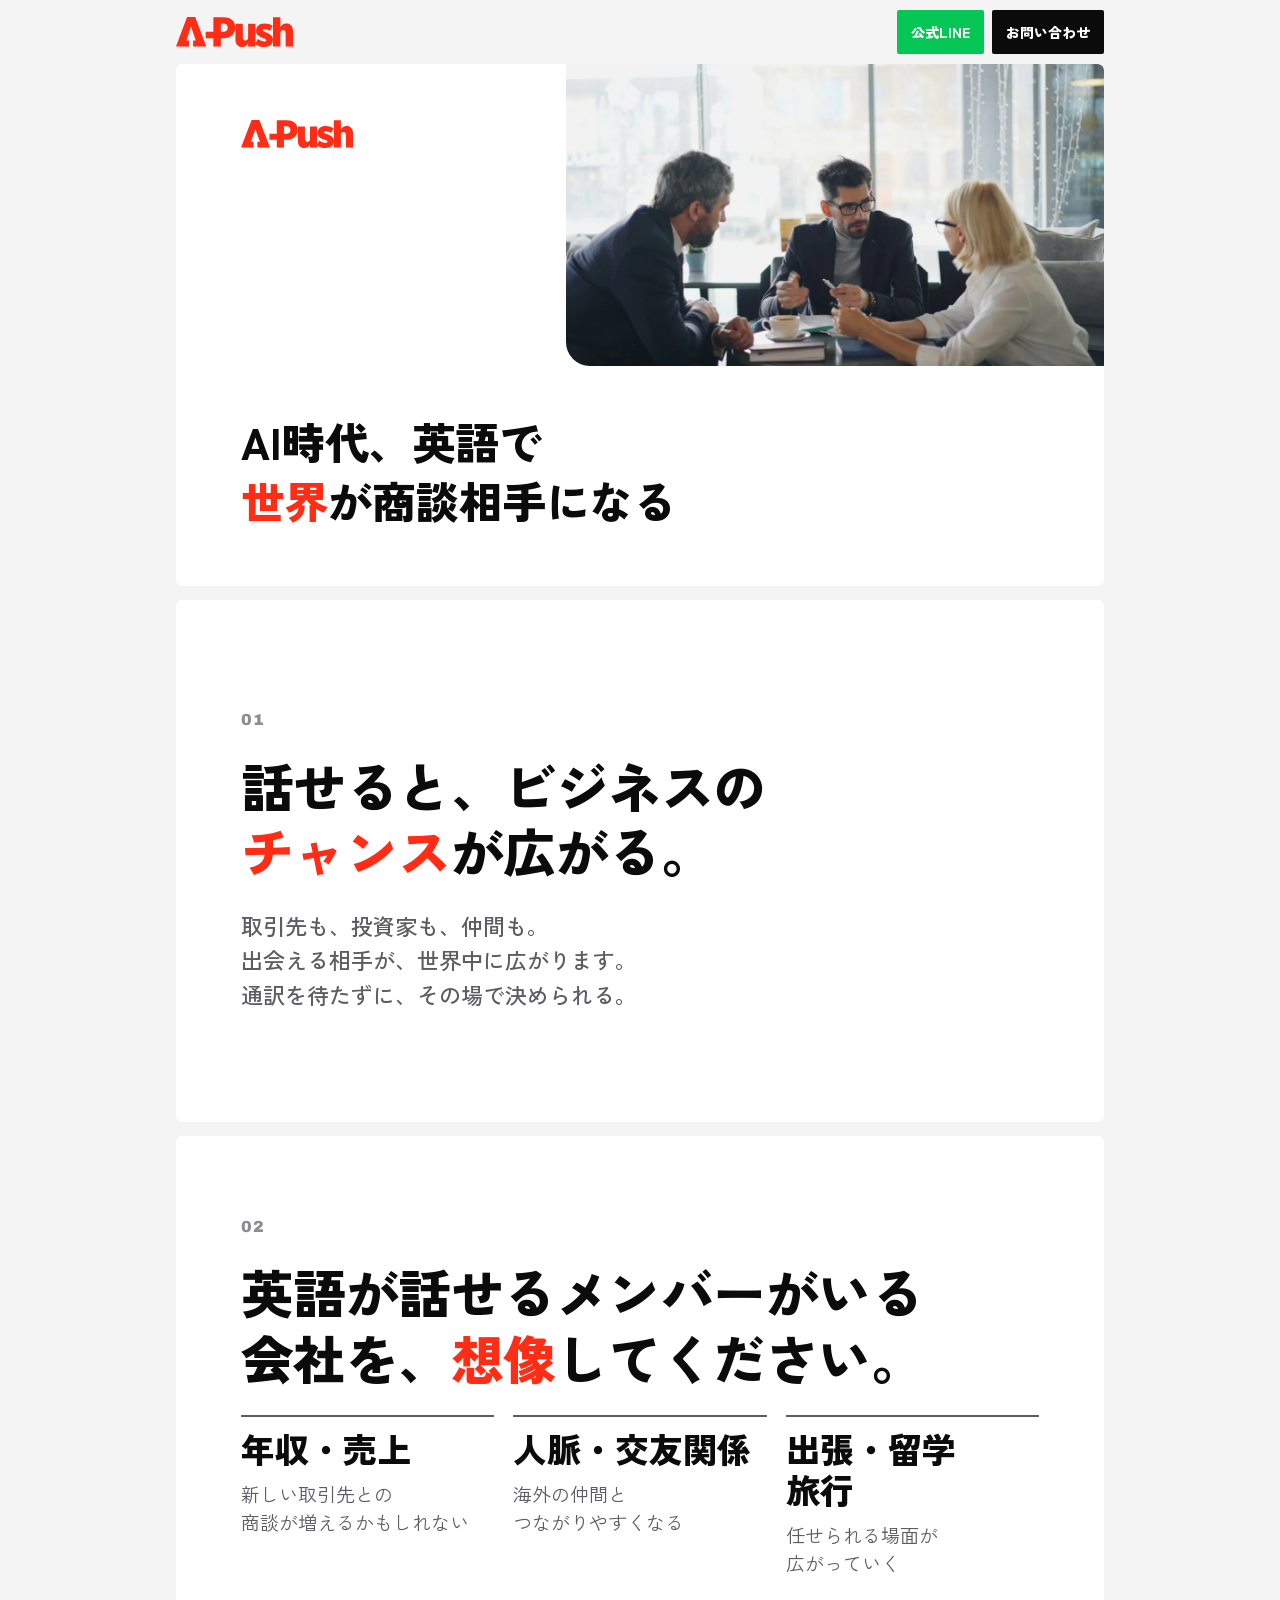
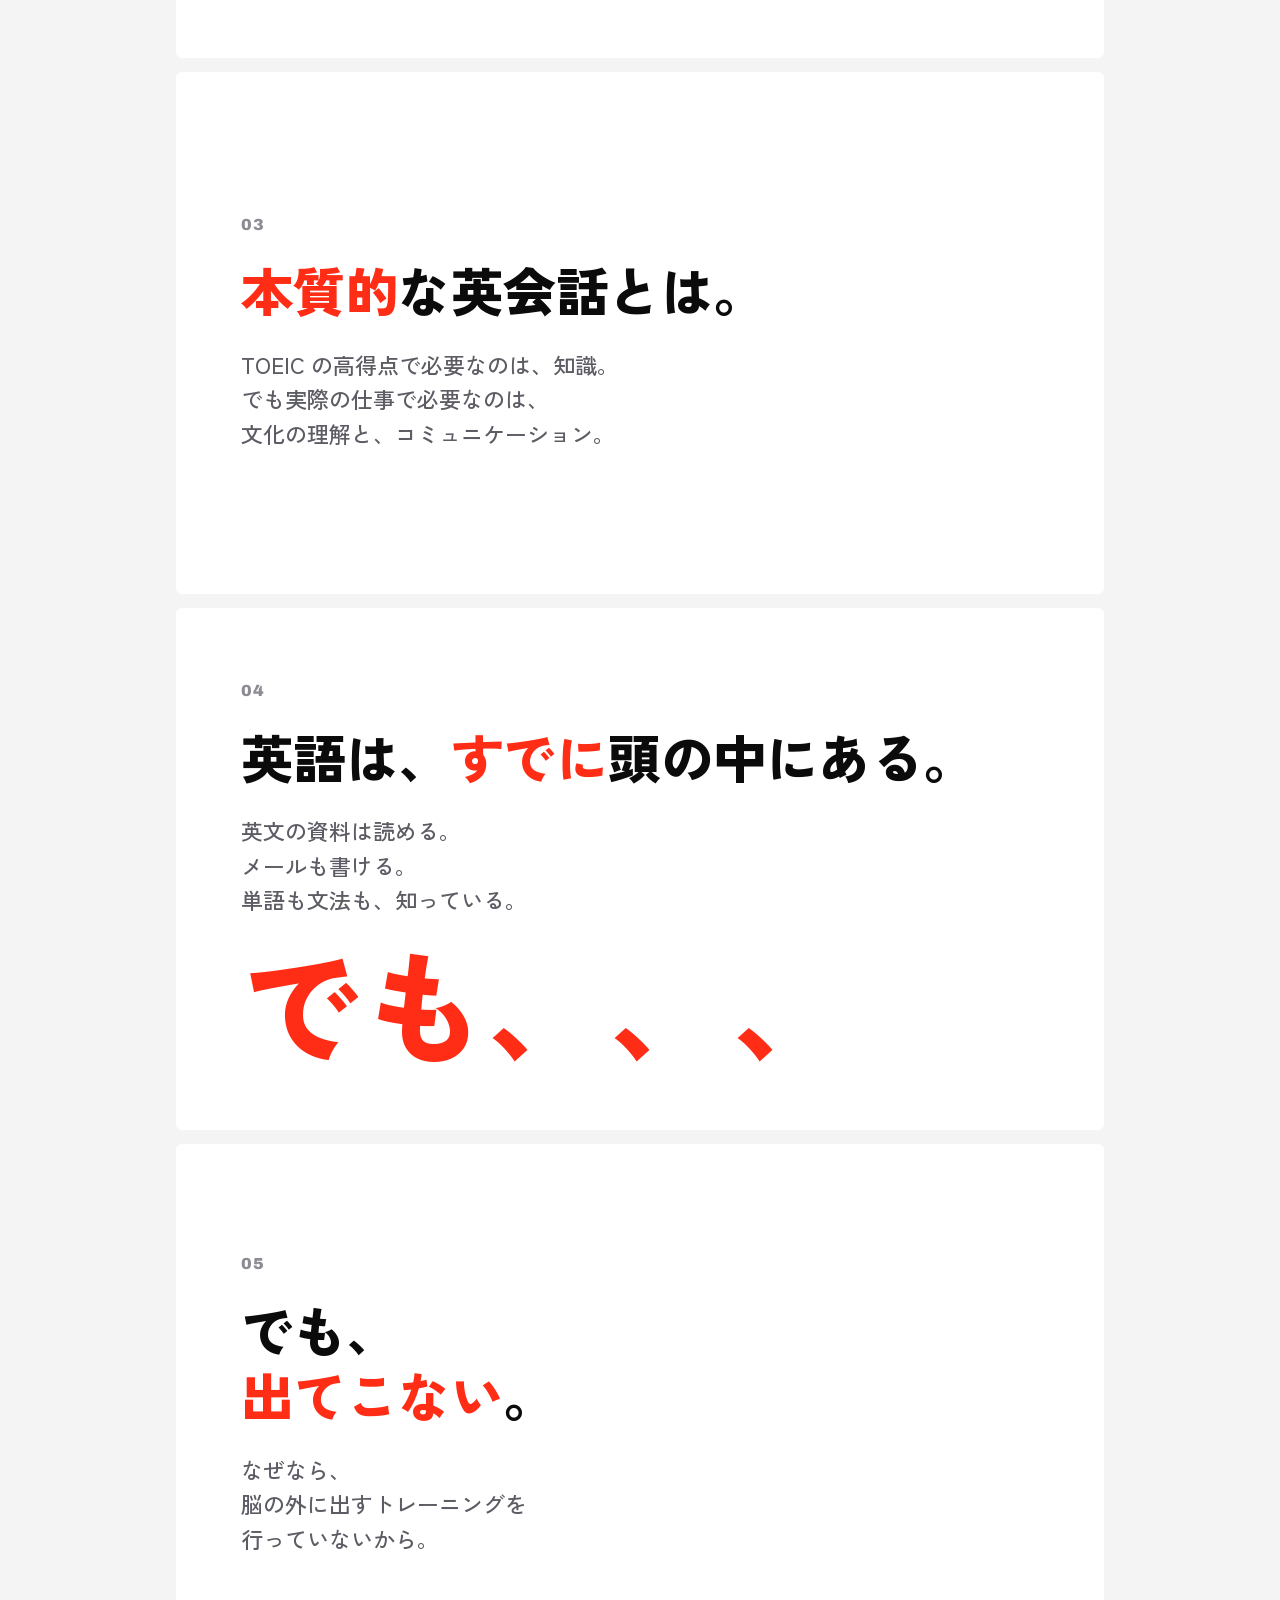
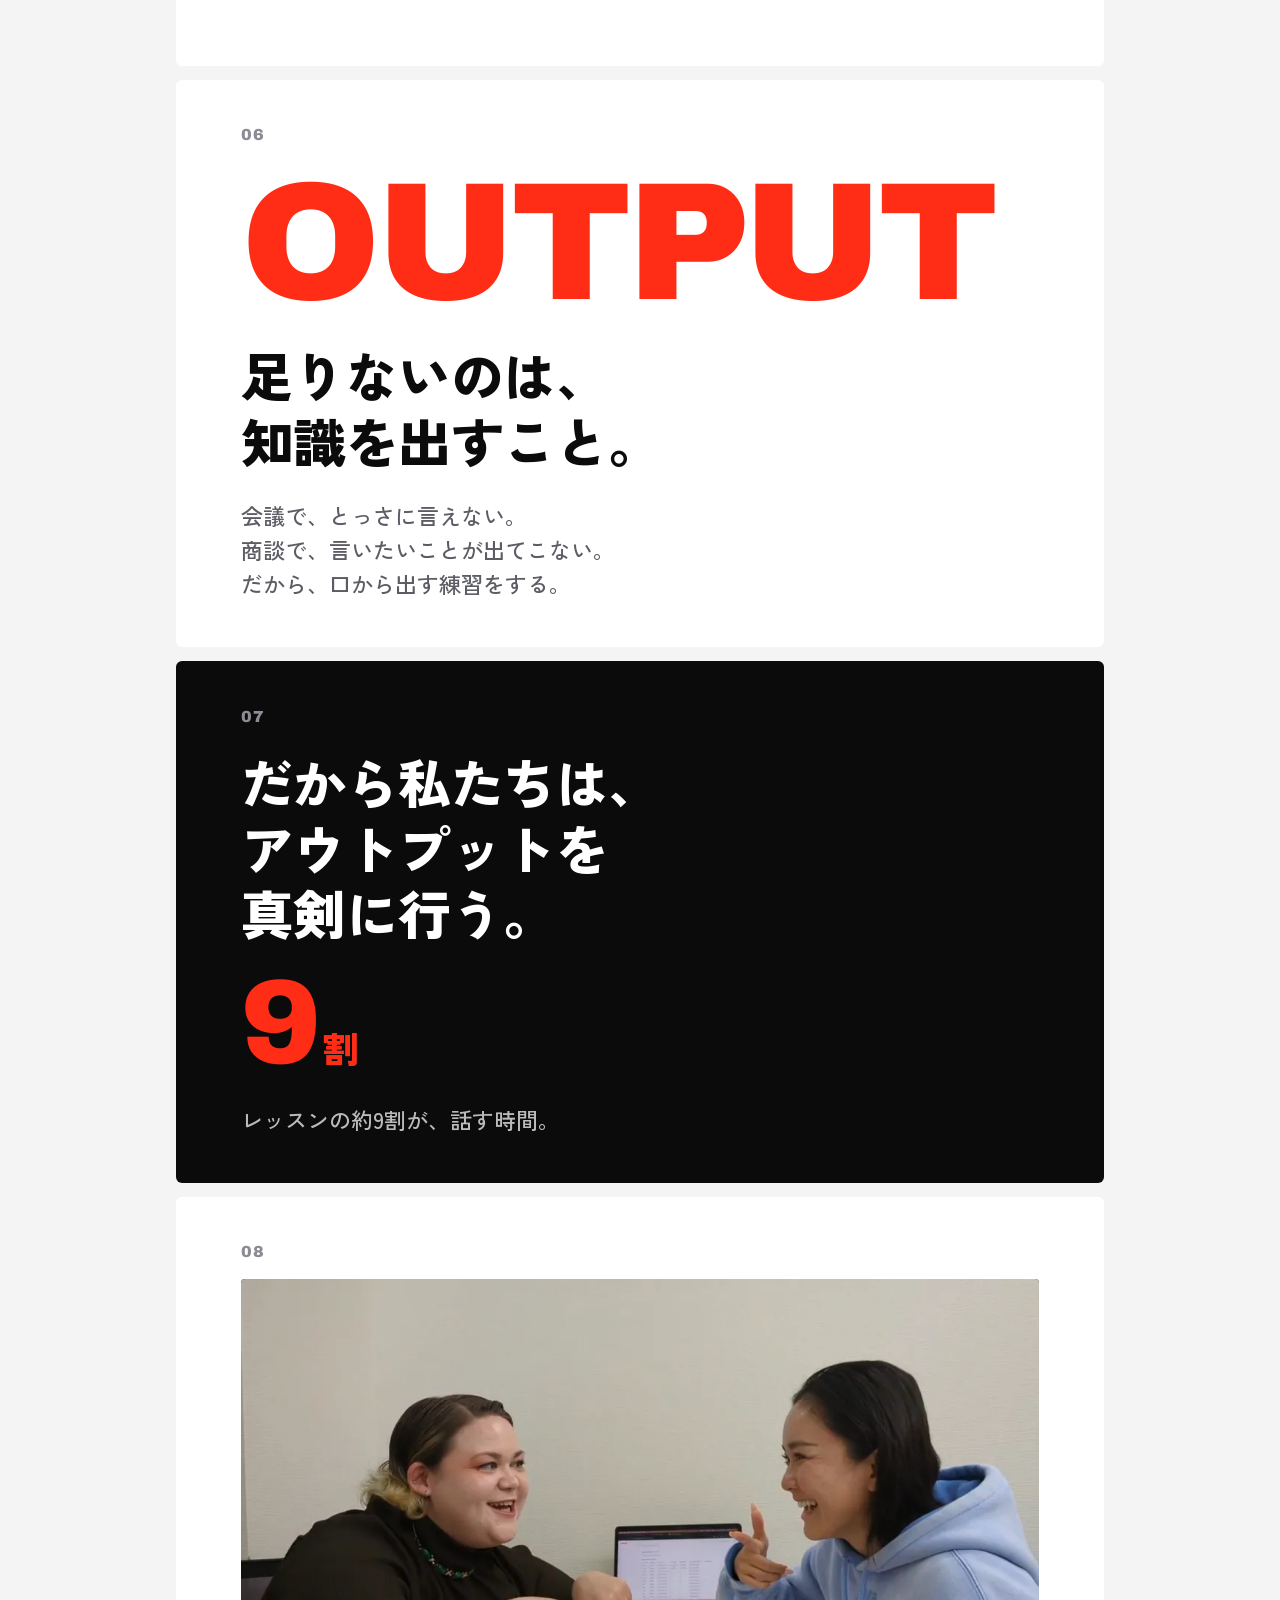
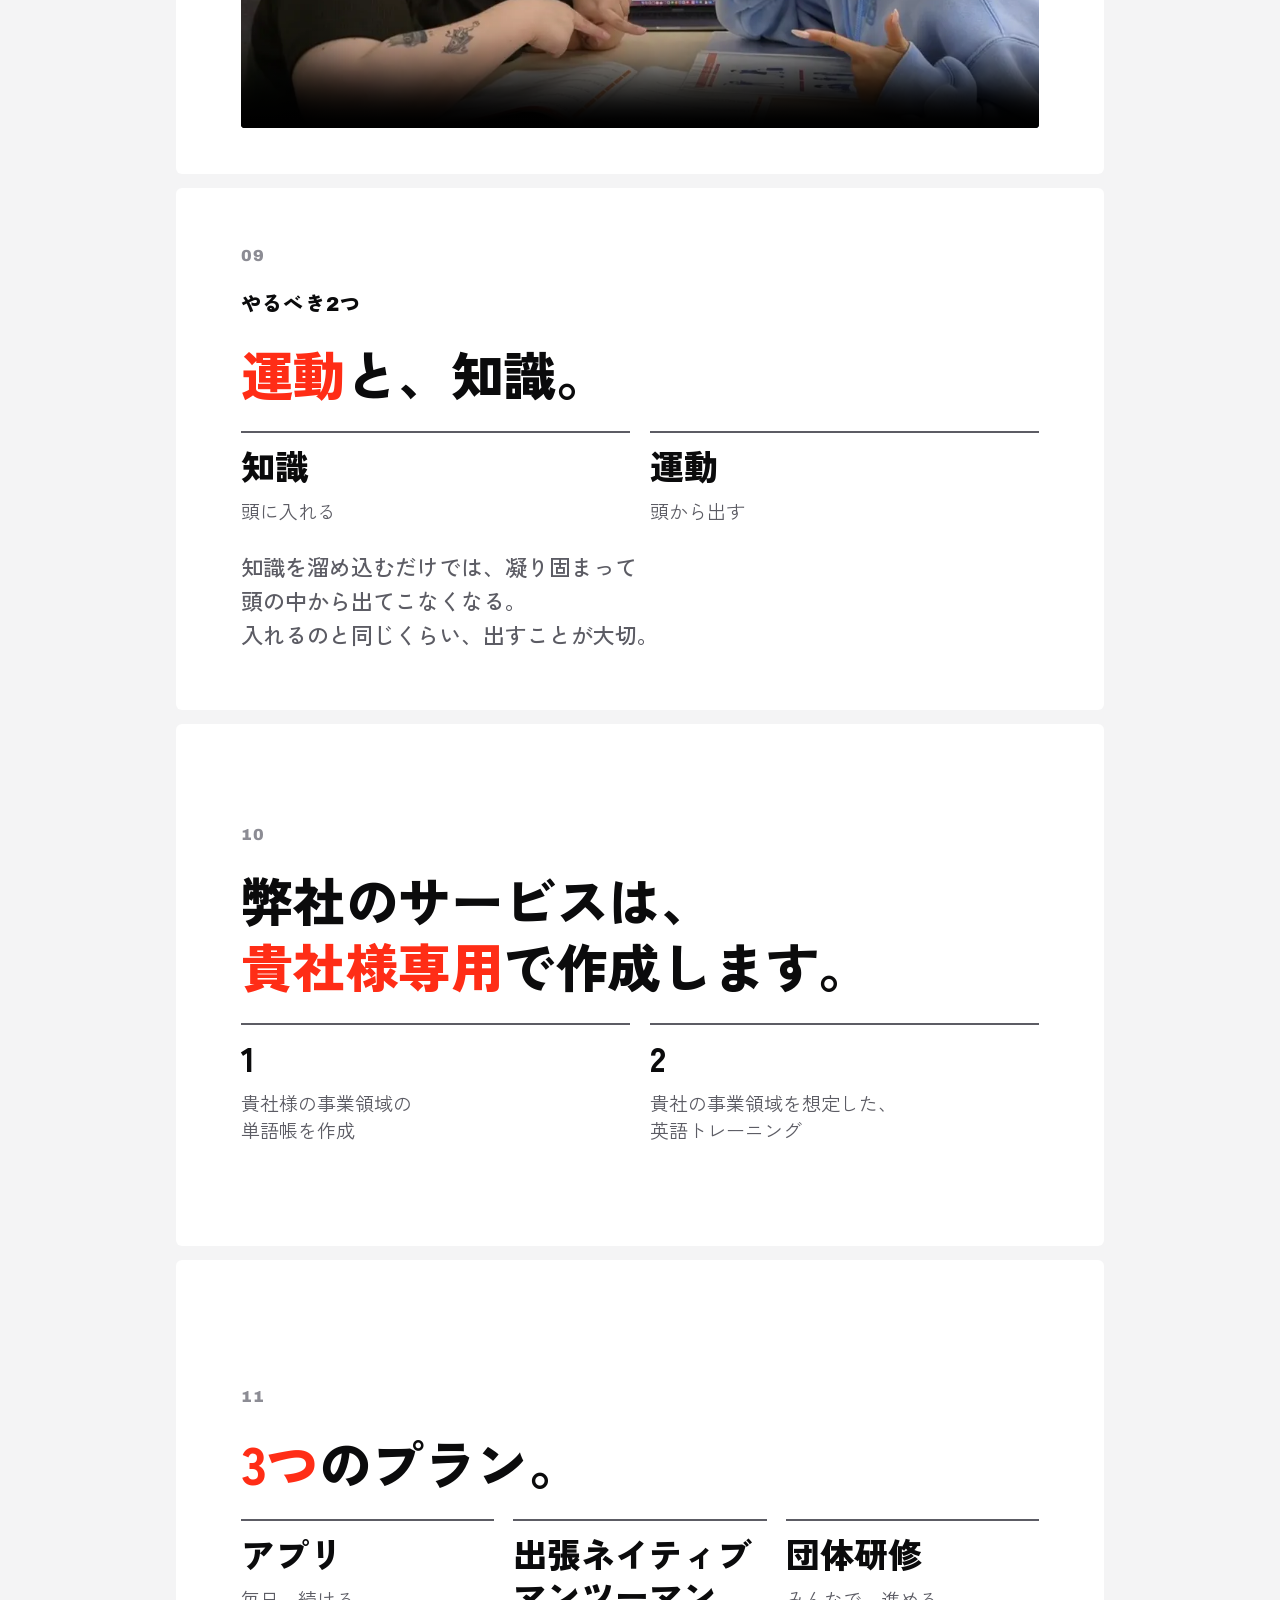
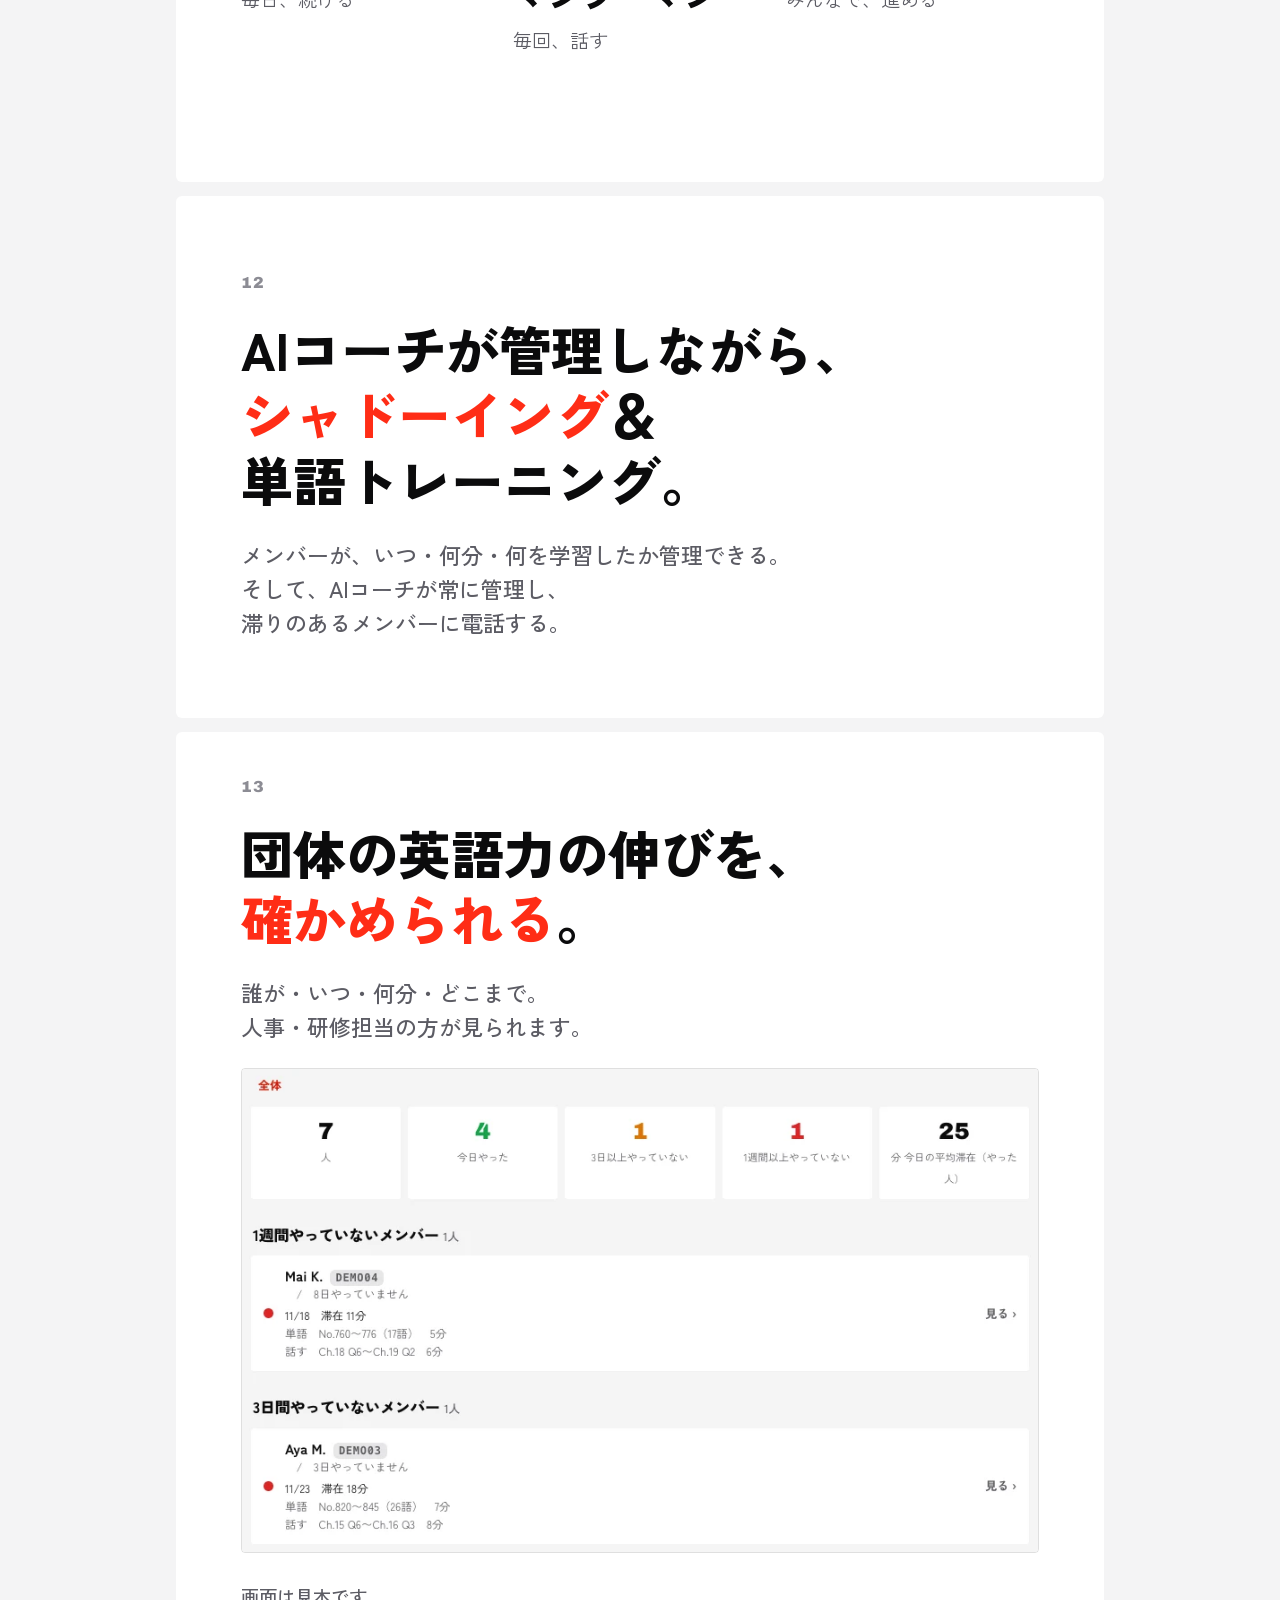
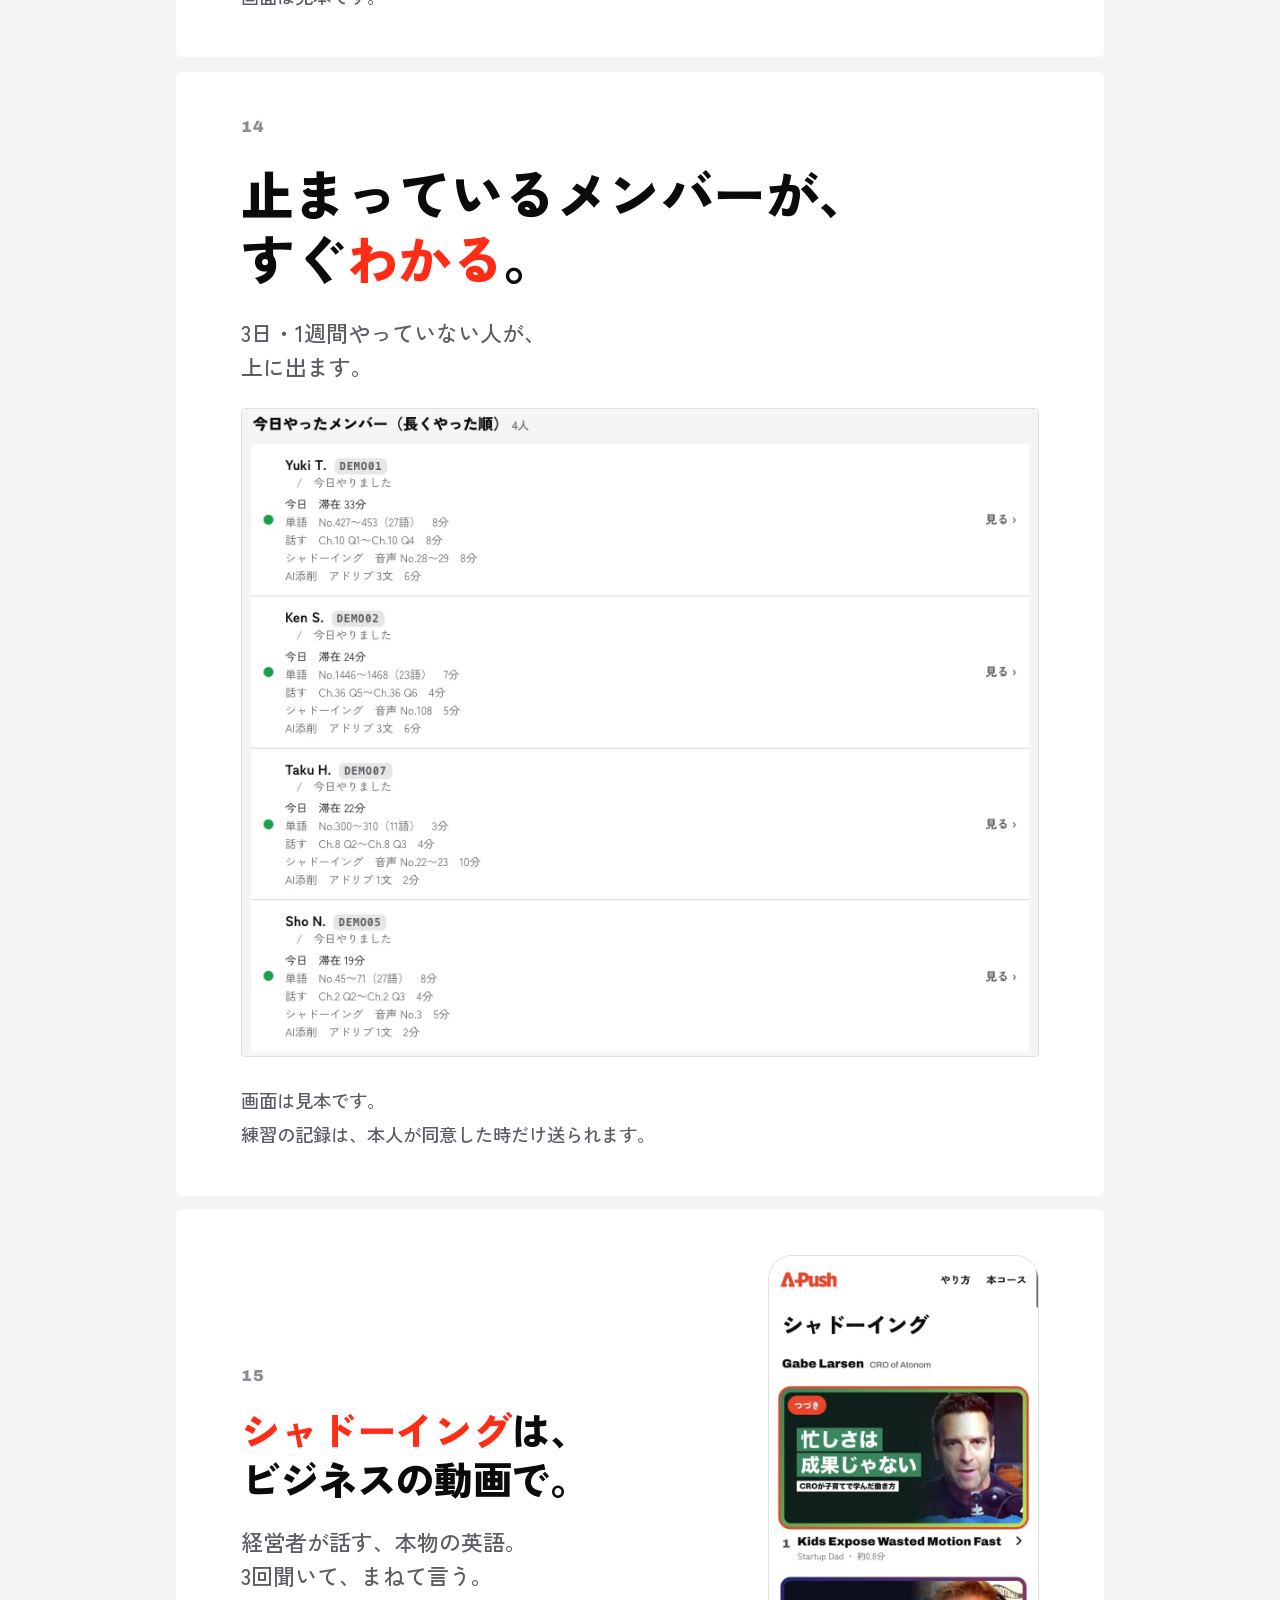
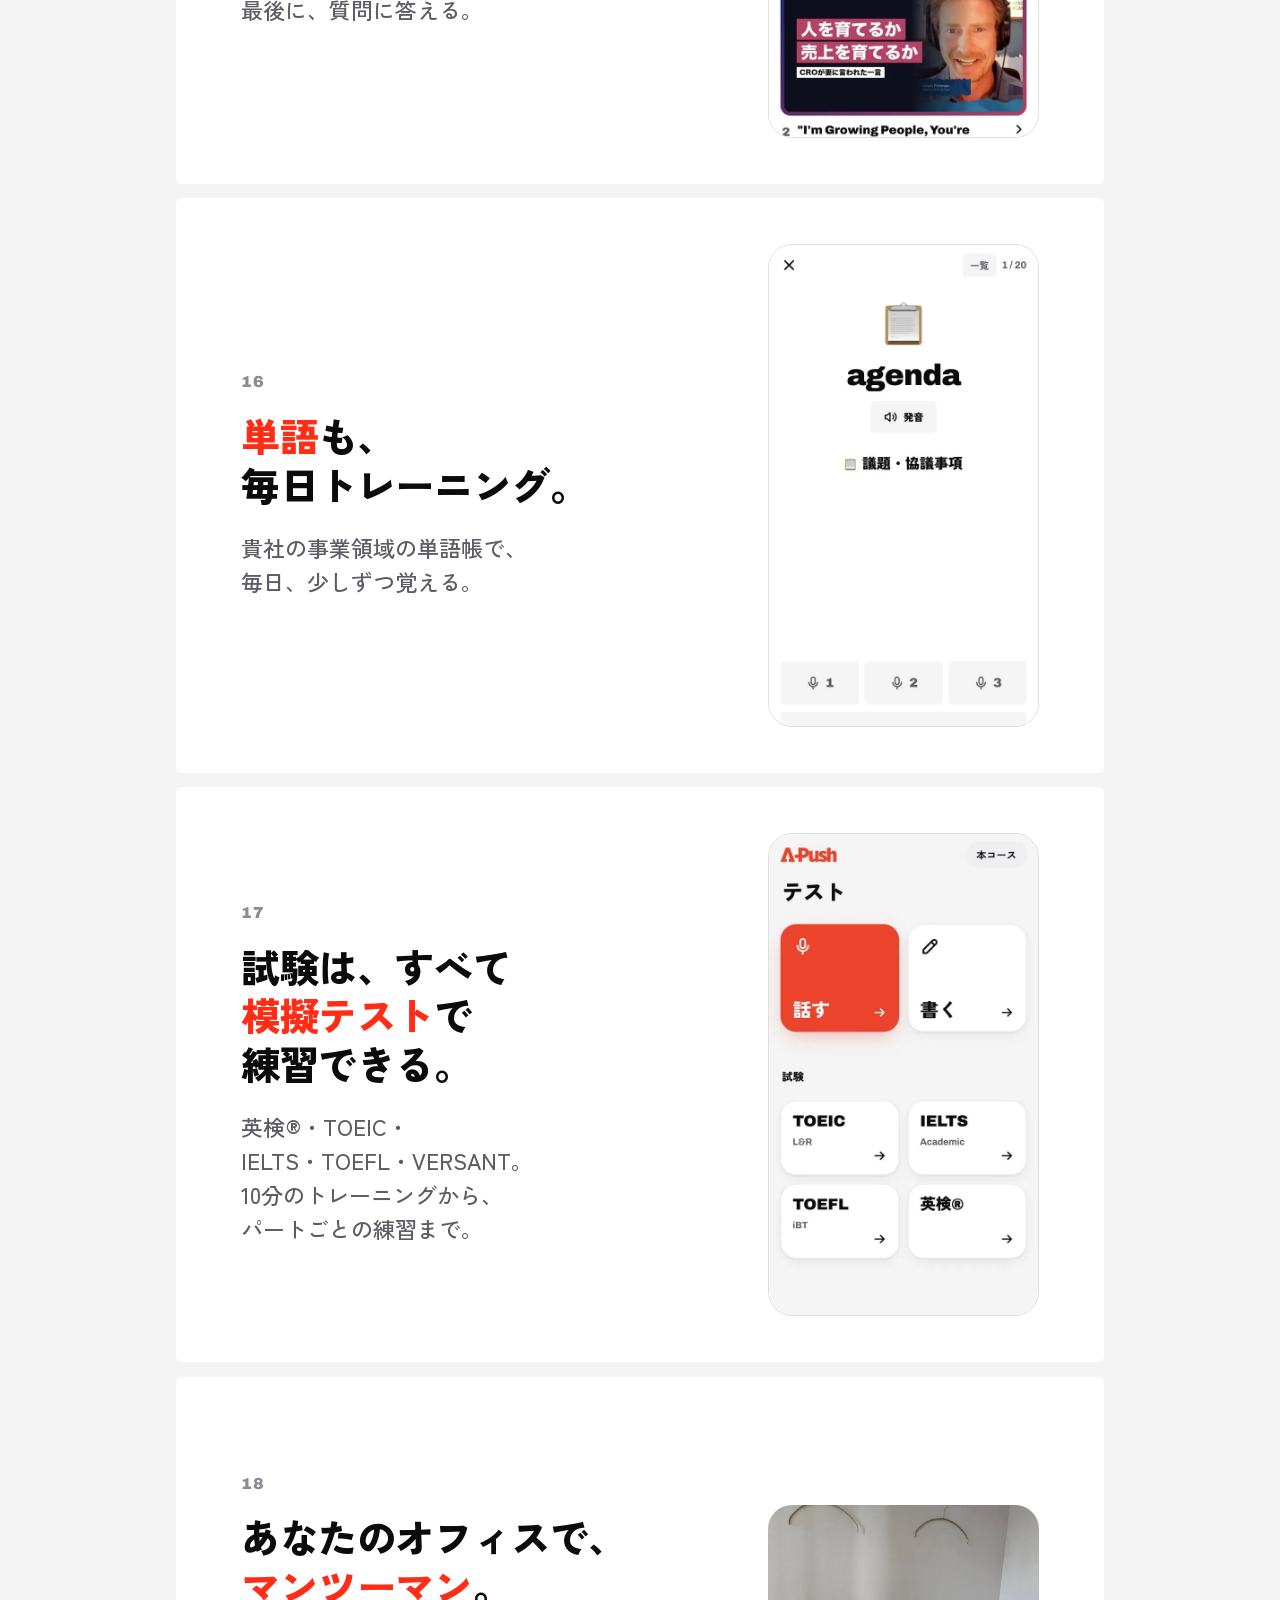
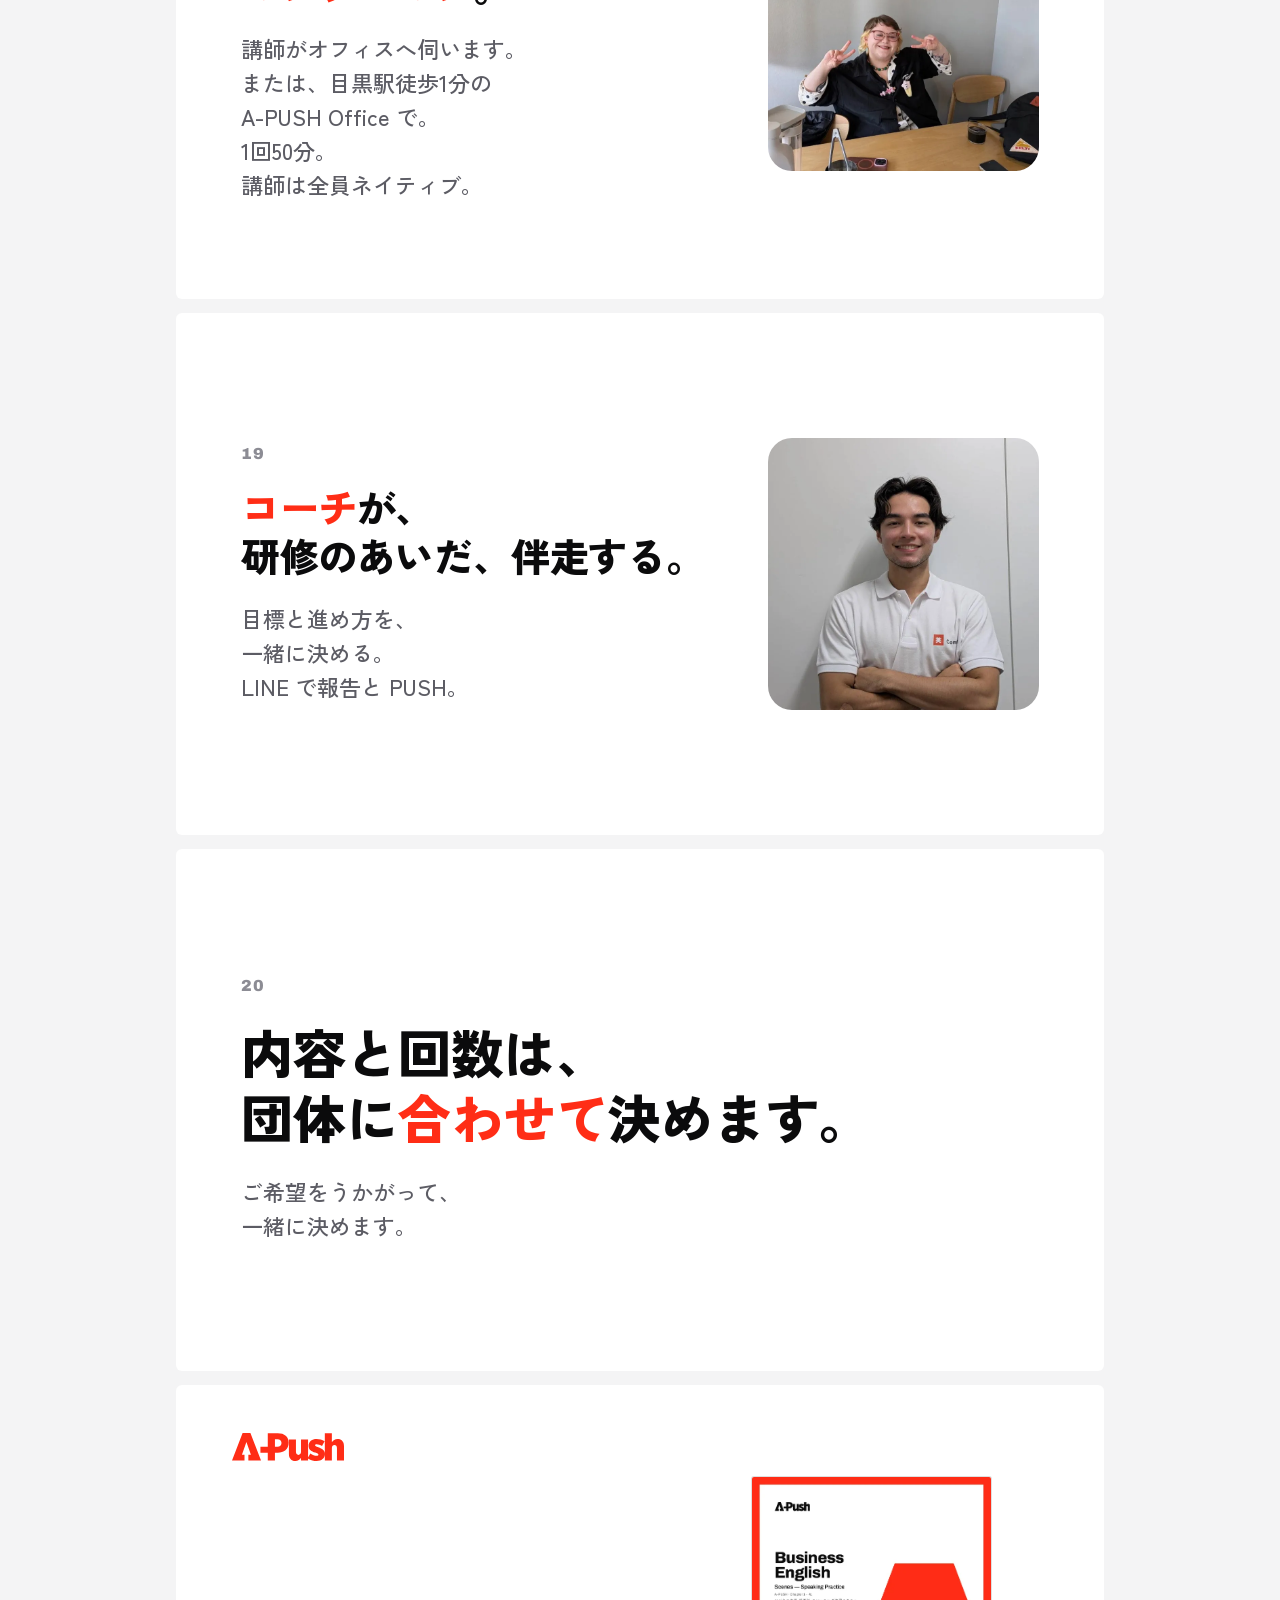
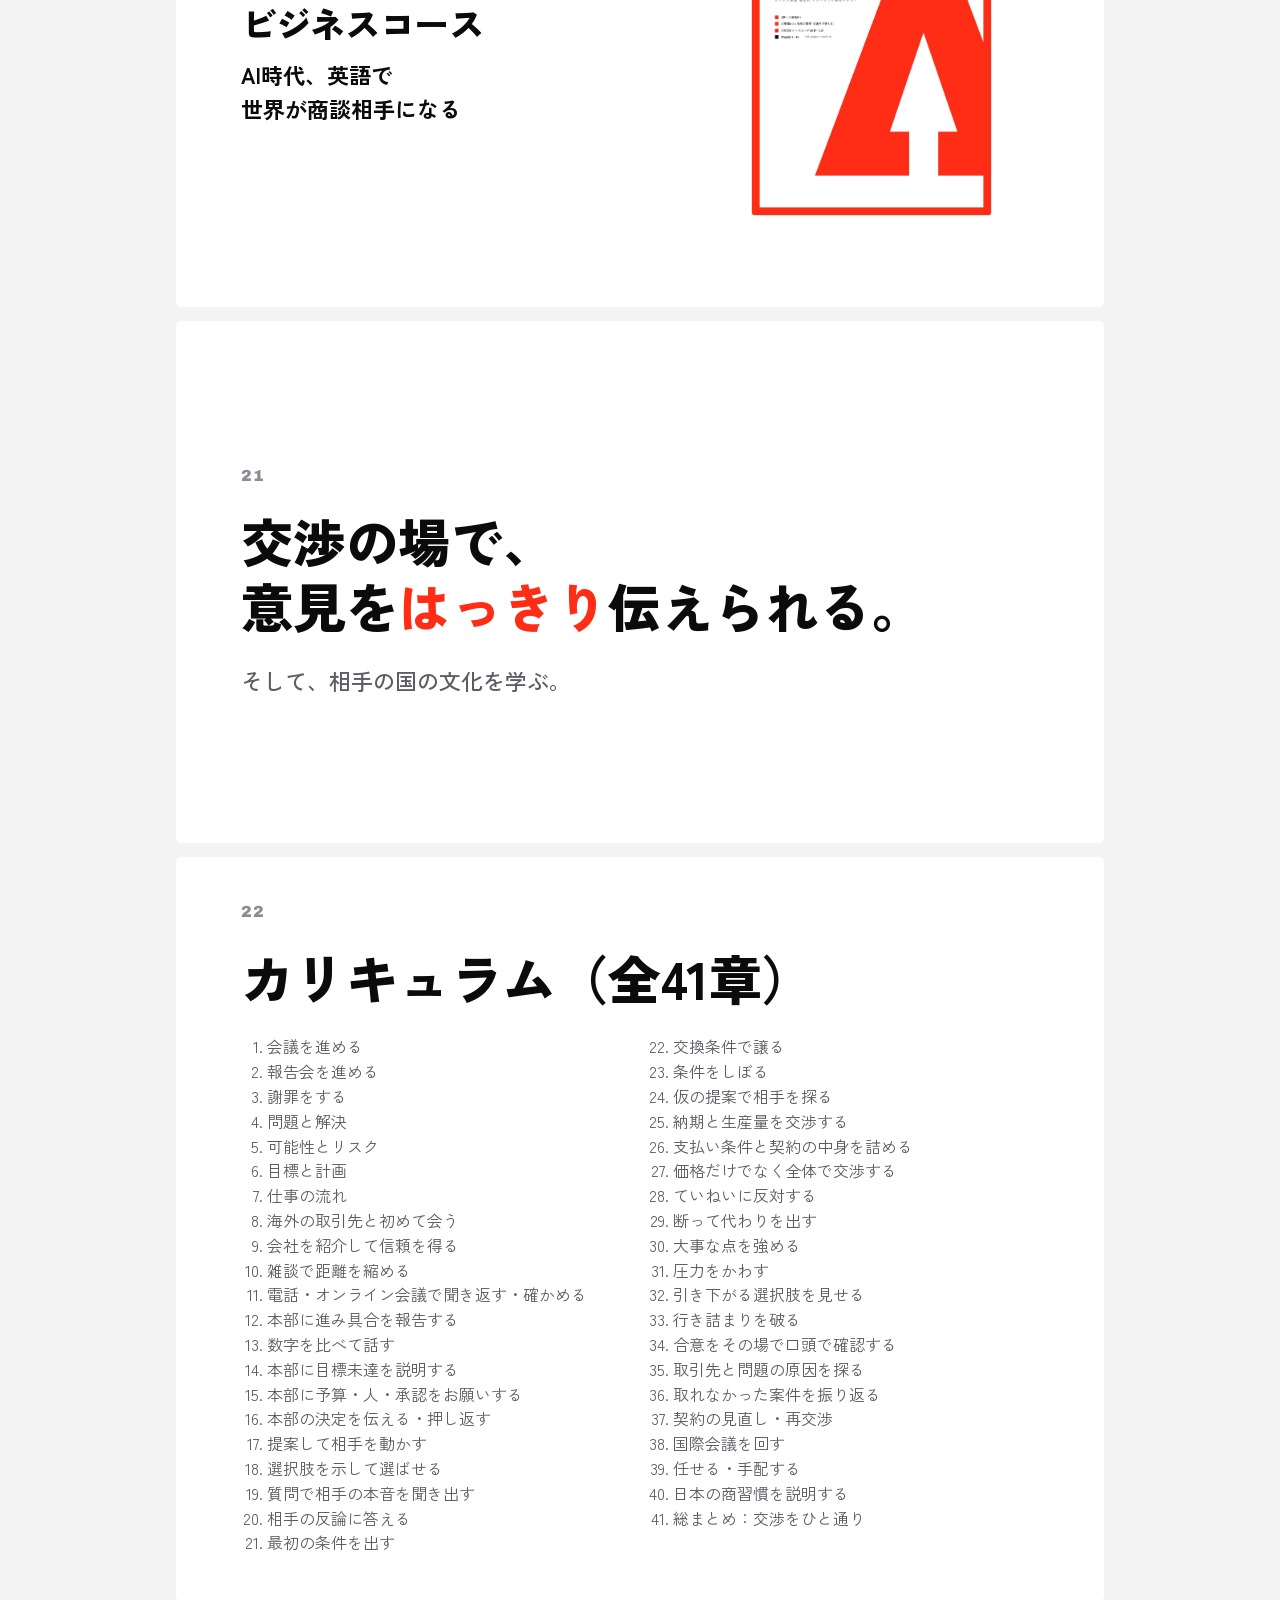
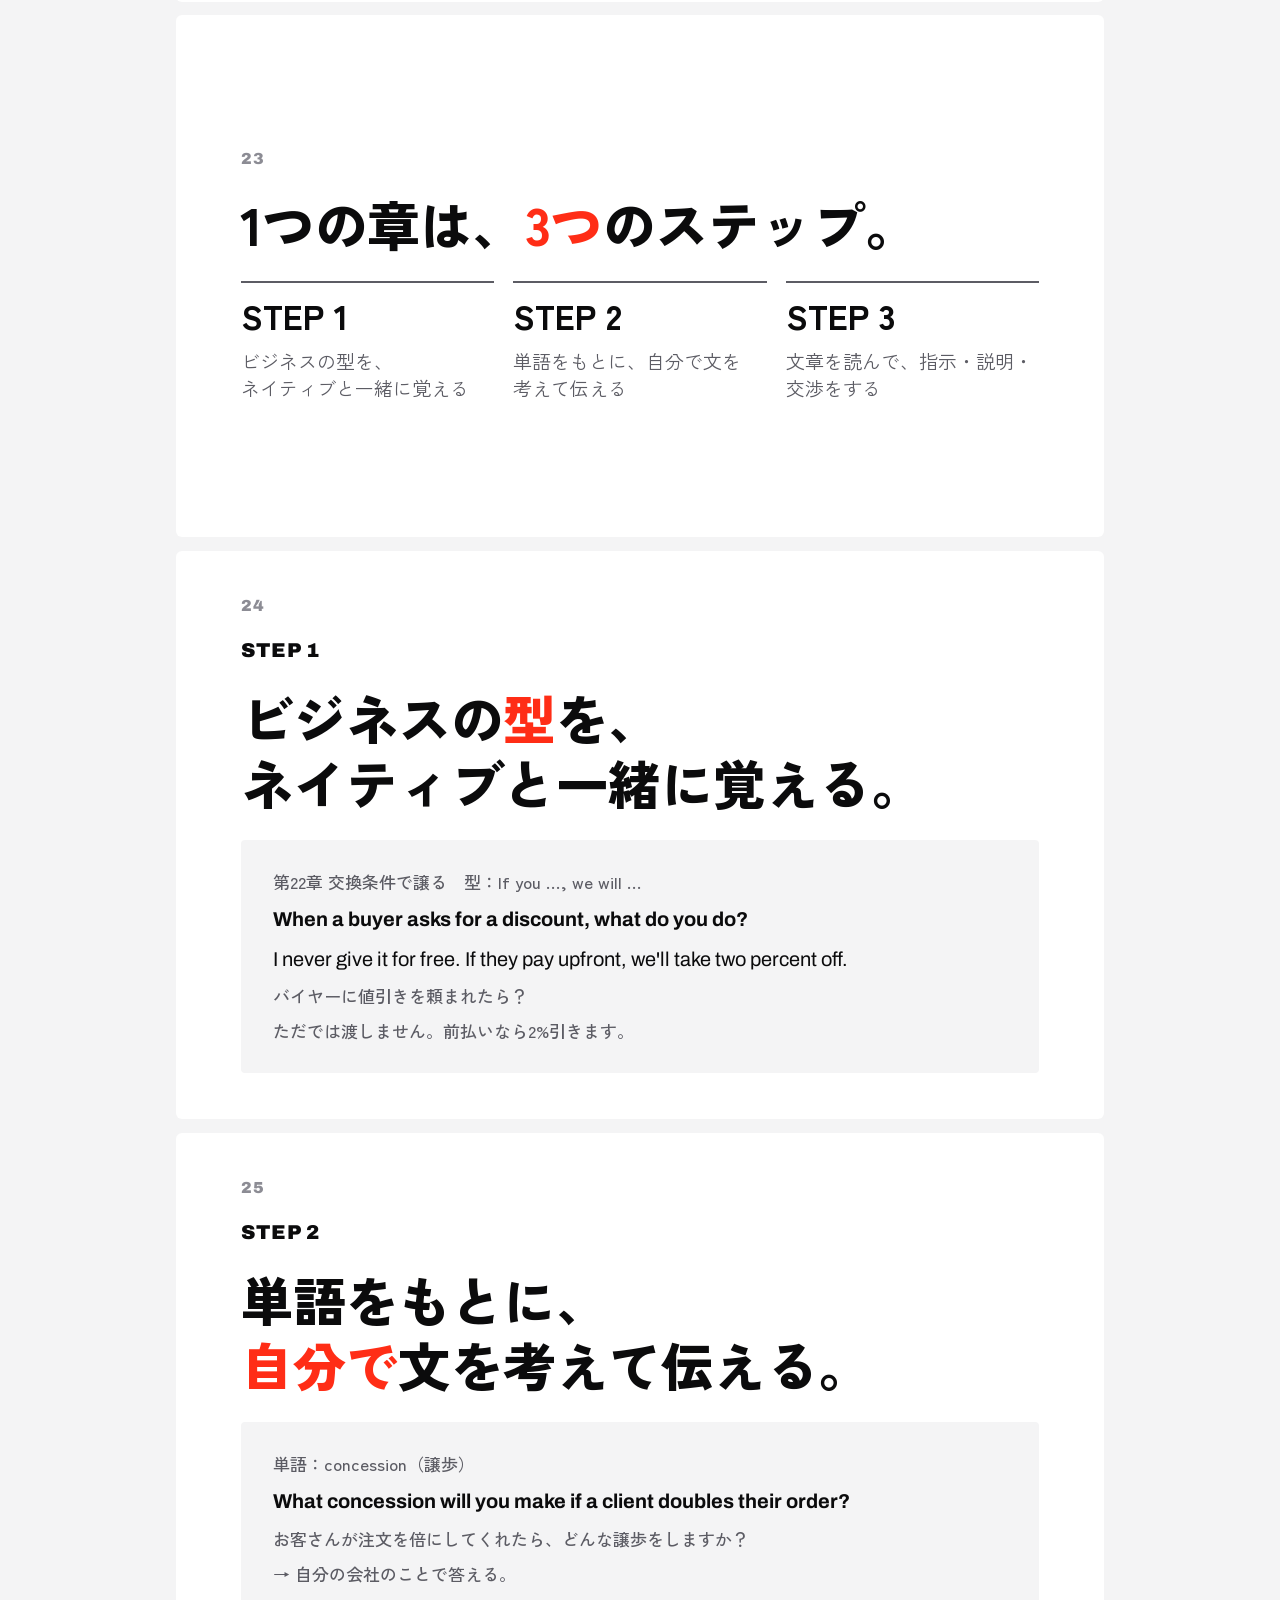
<file: english/corporate.html>
<!DOCTYPE html><html lang="ja"><head><meta charset="utf-8"><meta name="viewport" content="width=device-width, initial-scale=1, viewport-fit=cover"><title>A-PUSH 英会話｜法人・団体様</title><meta name="description" content="法人・団体様向けの A-PUSH 英会話のご案内。アウトプット中心のレッスンと、学習の進み具合を確かめられる管理画面。"><link rel="icon" href="../assets/favicon.svg" type="image/svg+xml"><link rel="preconnect" href="https://fonts.googleapis.com"><link rel="preconnect" href="https://fonts.gstatic.com" crossorigin><link rel="stylesheet" href="https://fonts.googleapis.com/css2?family=Archivo:wght@500;700;800;900&family=Zen+Kaku+Gothic+New:wght@400;500;700;900&display=swap"><link rel="stylesheet" href="hw.css"></head>
<body><header class="top"><a href="../"><img src="../assets/apush-logo.svg" alt="A-PUSH株式会社 トップへ" width="228" height="58"></a><nav class="acts"><a class="act line" href="https://lin.ee/Wxep7BH" target="_blank" rel="noopener">公式LINE</a><a class="act ink" href="https://calendar.google.com/calendar/appointments/schedules/AcZssZ0JQJZrLDwoMROIzHAxcI3nWu_4cp9wcSXIMAEsE3h88lZuYlYR_9lvMDcol6QnnoQ7TuSQfLyC" target="_blank" rel="noopener">お問い合わせ</a></nav></header><main><div class="slides">
<div class="hw first"><div class="hw-l"><span class="hw-k" hidden></span><img class="hw-logo" src="../assets/apush-logo.svg" alt="A-PUSH"><h3>AI時代、英語で<br><em>世界</em>が商談相手になる</h3></div><img class="hw-mtg" src="img/meeting.webp" alt="" loading="lazy"></div>
<div class="hw"><span class="hw-k">01</span><h3>話せると、ビジネスの<br><em>チャンス</em>が広がる。</h3><p>取引先も、投資家も、仲間も。<br>出会える相手が、世界中に広がります。<br>通訳を待たずに、その場で決められる。</p></div>
<div class="hw"><span class="hw-k">02</span><h3>英語が話せるメンバーがいる<br>会社を、<em>想像</em>してください。</h3><div class="hw-3"><div><b>年収・売上</b>新しい取引先との<br>商談が増えるかもしれない</div><div><b>人脈・交友関係</b>海外の仲間と<br>つながりやすくなる</div><div><b>出張・留学<br>旅行</b>任せられる場面が<br>広がっていく</div></div></div>
<div class="hw"><span class="hw-k">03</span><h3><em>本質的</em>な英会話とは。</h3><p>TOEIC の高得点で必要なのは、知識。<br>でも実際の仕事で必要なのは、<br>文化の理解と、コミュニケーション。</p></div>
<div class="hw"><span class="hw-k">04</span><h3>英語は、<em>すでに</em>頭の中にある。</h3><p>英文の資料は読める。<br>メールも書ける。<br>単語も文法も、知っている。</p><span class="hw-n ja">でも、、、</span></div>
<div class="hw"><span class="hw-k">05</span><h3>でも、<br><em>出てこない</em>。</h3><p>なぜなら、<br>脳の外に出すトレーニングを<br>行っていないから。</p></div>
<div class="hw"><span class="hw-k">06</span><span class="hw-n xl">OUTPUT</span><h3>足りないのは、<br>知識を出すこと。</h3><p>会議で、とっさに言えない。<br>商談で、言いたいことが出てこない。<br>だから、口から出す練習をする。</p></div>
<div class="hw dk"><span class="hw-k">07</span><h3>だから私たちは、<br>アウトプットを<br>真剣に行う。</h3><span class="hw-n">9<small>割</small></span><p>レッスンの約9割が、話す時間。</p></div>
<div class="hw vid"><span class="hw-k">08</span><video src="img/lesson.mp4" poster="img/lesson.webp" controls playsinline preload="none"></video></div>
<div class="hw"><span class="hw-k">09</span><span class="hw-s">やるべき2つ</span><h3><em>運動</em>と、知識。</h3><div class="hw-3 two"><div><b>知識</b>頭に入れる</div><div><b>運動</b>頭から出す</div></div><p>知識を溜め込むだけでは、凝り固まって<br>頭の中から出てこなくなる。<br>入れるのと同じくらい、出すことが大切。</p></div>
<div class="hw"><span class="hw-k">10</span><h3>弊社のサービスは、<br><em>貴社様専用</em>で作成します。</h3><div class="hw-3 two"><div><b>1</b>貴社様の事業領域の<br>単語帳を作成</div><div><b>2</b>貴社の事業領域を想定した、<br>英語トレーニング</div></div></div>
<div class="hw"><span class="hw-k">11</span><h3><em>3つ</em>のプラン。</h3><div class="hw-3"><div><b>アプリ</b>毎日、続ける</div><div><b>出張ネイティブ<br>マンツーマン</b>毎回、話す</div><div><b>団体研修</b>みんなで、進める</div></div></div>
<div class="hw"><span class="hw-k">12</span><h3>AIコーチが管理しながら、<br><em>シャドーイング</em>＆<br>単語トレーニング。</h3><p>メンバーが、いつ・何分・何を学習したか管理できる。<br>そして、AIコーチが常に管理し、<br>滞りのあるメンバーに電話する。</p></div>
<div class="hw"><span class="hw-k">13</span><h3>団体の英語力の伸びを、<br><em>確かめられる</em>。</h3><p>誰が・いつ・何分・どこまで。<br>人事・研修担当の方が見られます。</p><img class="hw-wide" src="img/kanri-summary.webp" alt="管理画面のまとめ" loading="lazy"><p><small>画面は見本です。</small></p></div>
<div class="hw"><span class="hw-k">14</span><h3>止まっているメンバーが、<br>すぐ<em>わかる</em>。</h3><p>3日・1週間やっていない人が、<br>上に出ます。</p><img class="hw-wide" src="img/kanri-members.webp" alt="管理画面のメンバー一覧" loading="lazy"><p><small>画面は見本です。<br>練習の記録は、本人が同意した時だけ送られます。</small></p></div>
<div class="hw sp"><div><span class="hw-k">15</span><h3><em>シャドーイング</em>は、<br>ビジネスの動画で。</h3><p>経営者が話す、本物の英語。<br>3回聞いて、まねて言う。<br>最後に、質問に答える。</p></div><img class="hw-ph" src="img/app-shadowing.webp" alt="アプリのシャドーイングの画面" loading="lazy"></div>
<div class="hw sp"><div><span class="hw-k">16</span><h3><em>単語</em>も、<br>毎日トレーニング。</h3><p>貴社の事業領域の単語帳で、<br>毎日、少しずつ覚える。</p></div><img class="hw-ph" src="img/app-words.webp" alt="アプリの単語の画面" loading="lazy"></div>
<div class="hw sp"><div><span class="hw-k">17</span><h3>試験は、すべて<br><em>模擬テスト</em>で<br>練習できる。</h3><p>英検®・TOEIC・<br>IELTS・TOEFL・VERSANT。<br>10分のトレーニングから、<br>パートごとの練習まで。</p></div><img class="hw-ph" src="img/app-test.webp" alt="アプリのテストの画面" loading="lazy"></div>
<div class="hw sp"><div><span class="hw-k">18</span><h3>あなたのオフィスで、<br><em>マンツーマン</em>。</h3><p>講師がオフィスへ伺います。<br>または、目黒駅徒歩1分の<br>A-PUSH Office で。<br>1回50分。<br>講師は全員ネイティブ。</p></div><img class="hw-ph pe" src="img/native.webp" alt="ネイティブの先生" loading="lazy"></div>
<div class="hw sp"><div><span class="hw-k">19</span><h3><em>コーチ</em>が、<br>研修のあいだ、伴走する。</h3><p>目標と進め方を、<br>一緒に決める。<br>LINE で報告と PUSH。</p></div><img class="hw-ph pe" src="img/coach.webp" alt="英語コーチ" loading="lazy"></div>
<div class="hw"><span class="hw-k">20</span><h3>内容と回数は、<br>団体に<em>合わせて</em>決めます。</h3><p>ご希望をうかがって、<br>一緒に決めます。</p></div>
<div class="hw first crs1"><div class="hw-l"><span class="hw-k" hidden></span><img class="hw-logo" src="../assets/apush-logo.svg" alt="A-PUSH"><div><h3>ビジネスコース</h3><p>AI時代、英語で<br>世界が商談相手になる</p></div></div><img class="hw-mtg cv" src="img/cover-business.webp" alt="ビジネスコースの教材" loading="lazy"></div>
<div class="hw"><span class="hw-k">21</span><h3>交渉の場で、<br>意見を<em>はっきり</em>伝えられる。</h3><p>そして、相手の国の文化を学ぶ。</p></div>
<div class="hw"><span class="hw-k">22</span><h3>カリキュラム（全41章）</h3><ol class="hw-toc"><li>会議を進める</li><li>報告会を進める</li><li>謝罪をする</li><li>問題と解決</li><li>可能性とリスク</li><li>目標と計画</li><li>仕事の流れ</li><li>海外の取引先と初めて会う</li><li>会社を紹介して信頼を得る</li><li>雑談で距離を縮める</li><li>電話・オンライン会議で聞き返す・確かめる</li><li>本部に進み具合を報告する</li><li>数字を比べて話す</li><li>本部に目標未達を説明する</li><li>本部に予算・人・承認をお願いする</li><li>本部の決定を伝える・押し返す</li><li>提案して相手を動かす</li><li>選択肢を示して選ばせる</li><li>質問で相手の本音を聞き出す</li><li>相手の反論に答える</li><li>最初の条件を出す</li><li>交換条件で譲る</li><li>条件をしぼる</li><li>仮の提案で相手を探る</li><li>納期と生産量を交渉する</li><li>支払い条件と契約の中身を詰める</li><li>価格だけでなく全体で交渉する</li><li>ていねいに反対する</li><li>断って代わりを出す</li><li>大事な点を強める</li><li>圧力をかわす</li><li>引き下がる選択肢を見せる</li><li>行き詰まりを破る</li><li>合意をその場で口頭で確認する</li><li>取引先と問題の原因を探る</li><li>取れなかった案件を振り返る</li><li>契約の見直し・再交渉</li><li>国際会議を回す</li><li>任せる・手配する</li><li>日本の商習慣を説明する</li><li>総まとめ：交渉をひと通り</li></ol></div>
<div class="hw"><span class="hw-k">23</span><h3>1つの章は、<em>3つ</em>のステップ。</h3><div class="hw-3"><div><b>STEP 1</b>ビジネスの型を、ネイティブと一緒に覚える</div><div><b>STEP 2</b>単語をもとに、自分で文を考えて伝える</div><div><b>STEP 3</b>文章を読んで、指示・説明・交渉をする</div></div></div>
<div class="hw"><span class="hw-k">24</span><span class="hw-s">STEP 1</span><h3>ビジネスの<em>型</em>を、<br>ネイティブと一緒に覚える。</h3><div class="hw-ex"><small>第22章 交換条件で譲る　型：If you …, we will …</small><b>When a buyer asks for a discount, what do you do?</b><span>I never give it for free. If they pay upfront, we'll take two percent off.</span><small>バイヤーに値引きを頼まれたら？</small><small>ただでは渡しません。前払いなら2%引きます。</small></div></div>
<div class="hw"><span class="hw-k">25</span><span class="hw-s">STEP 2</span><h3>単語をもとに、<br><em>自分で</em>文を考えて伝える。</h3><div class="hw-ex"><small>単語：concession（譲歩）</small><b>What concession will you make if a client doubles their order?</b><small>お客さんが注文を倍にしてくれたら、どんな譲歩をしますか？</small><small>→ 自分の会社のことで答える。</small><small>答えはネイティブが直す。</small></div></div>
<div class="hw"><span class="hw-k">26</span><span class="hw-s">STEP 3</span><h3>文章を読んで、<br>指示・説明・<em>交渉</em>をする。</h3><div class="hw-ex"><small>場面：Five Percent Off?</small><span>Mr. Weber, your buyer in Germany, asks for five percent off his next order of eight hundred units. You can lower the price a little, but only if you get something back.</span><b>Don't say yes for free. Trade the discount for something.</b><small>ただでイエスと言わない。値引きを何かと交換する。</small></div></div>
<div class="hw"><span class="hw-k">27</span><span class="hw-s">Executive Business Course</span><h3>ビジネス英語を、<br><em>マンツーマン</em>で。</h3><p>コーチングつき。<br>VERSANT を2回受験（受験料は会社負担）。<br>学習ダッシュボードで進み具合を確認。<br>受講期間は1ヶ月。</p></div>
<div class="hw"><span class="hw-k">28</span><h3>伸びる仕組みは、<em>3つ</em>。</h3><div class="hw-3"><div><b>コーチ</b>目標と進め方を決めて伴走</div><div><b>ネイティブ</b>毎回、話して直す</div><div><b>アプリ</b>毎日、続ける</div></div></div>
<div class="hw dk"><span class="hw-k">29</span><span class="hw-n w">A-PUSH</span><h3>話せるあなたに、コミット</h3><p>まずは、ご相談ください。</p><a class="hw-btn" href="../#contact">お問い合わせ</a></div>
</div></main></body></html>
</file>
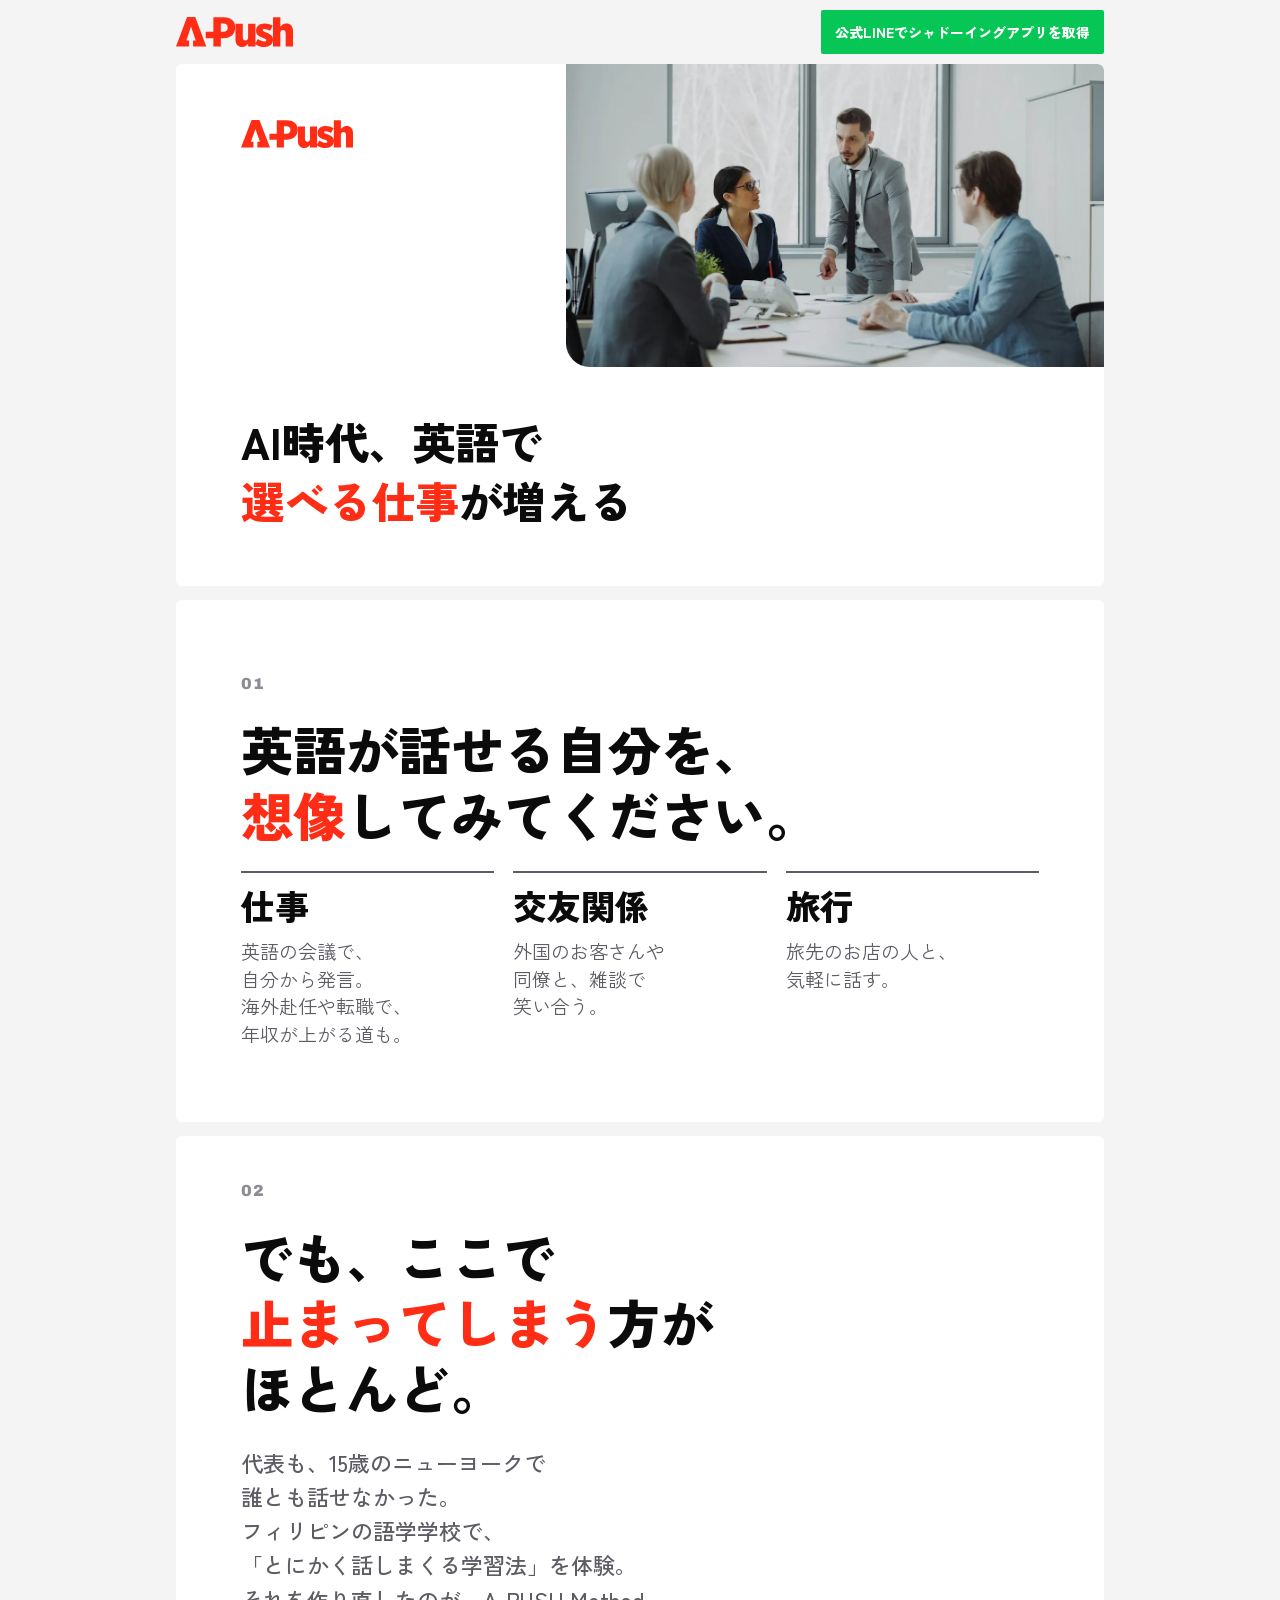
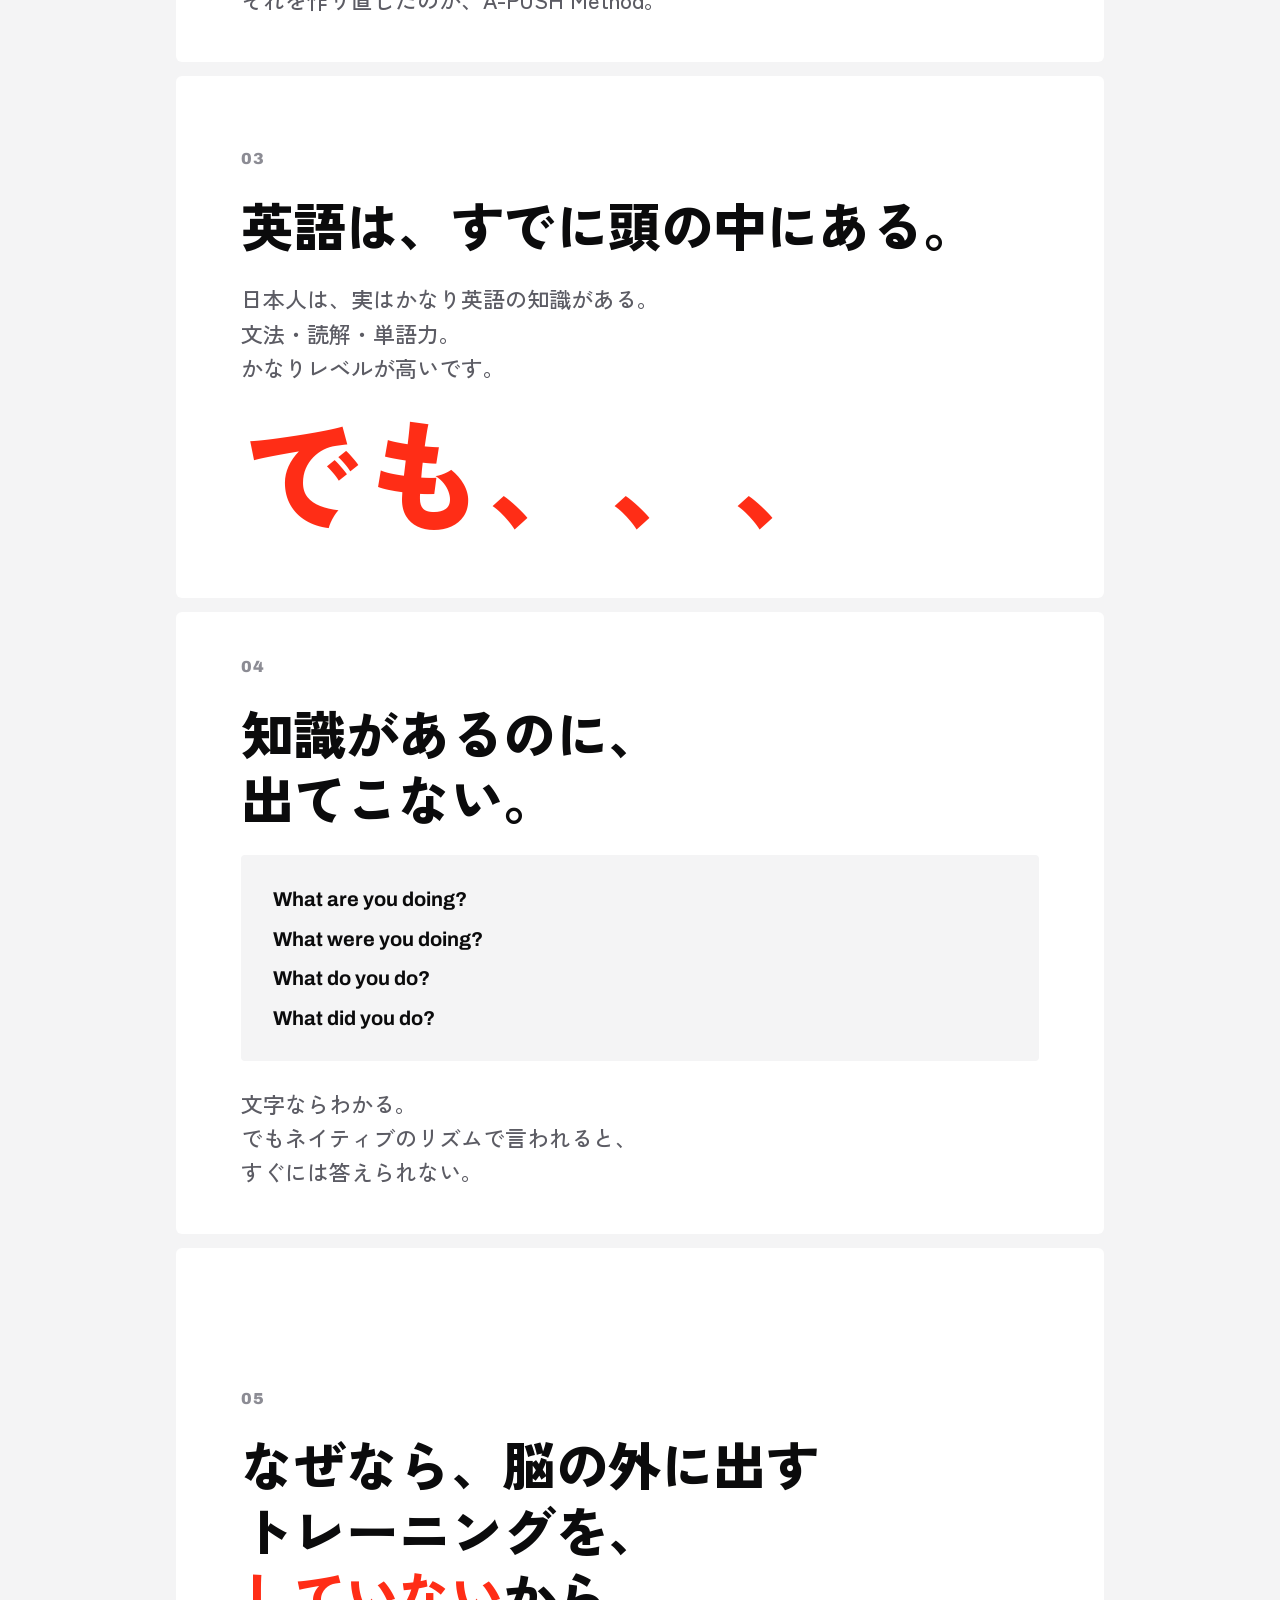
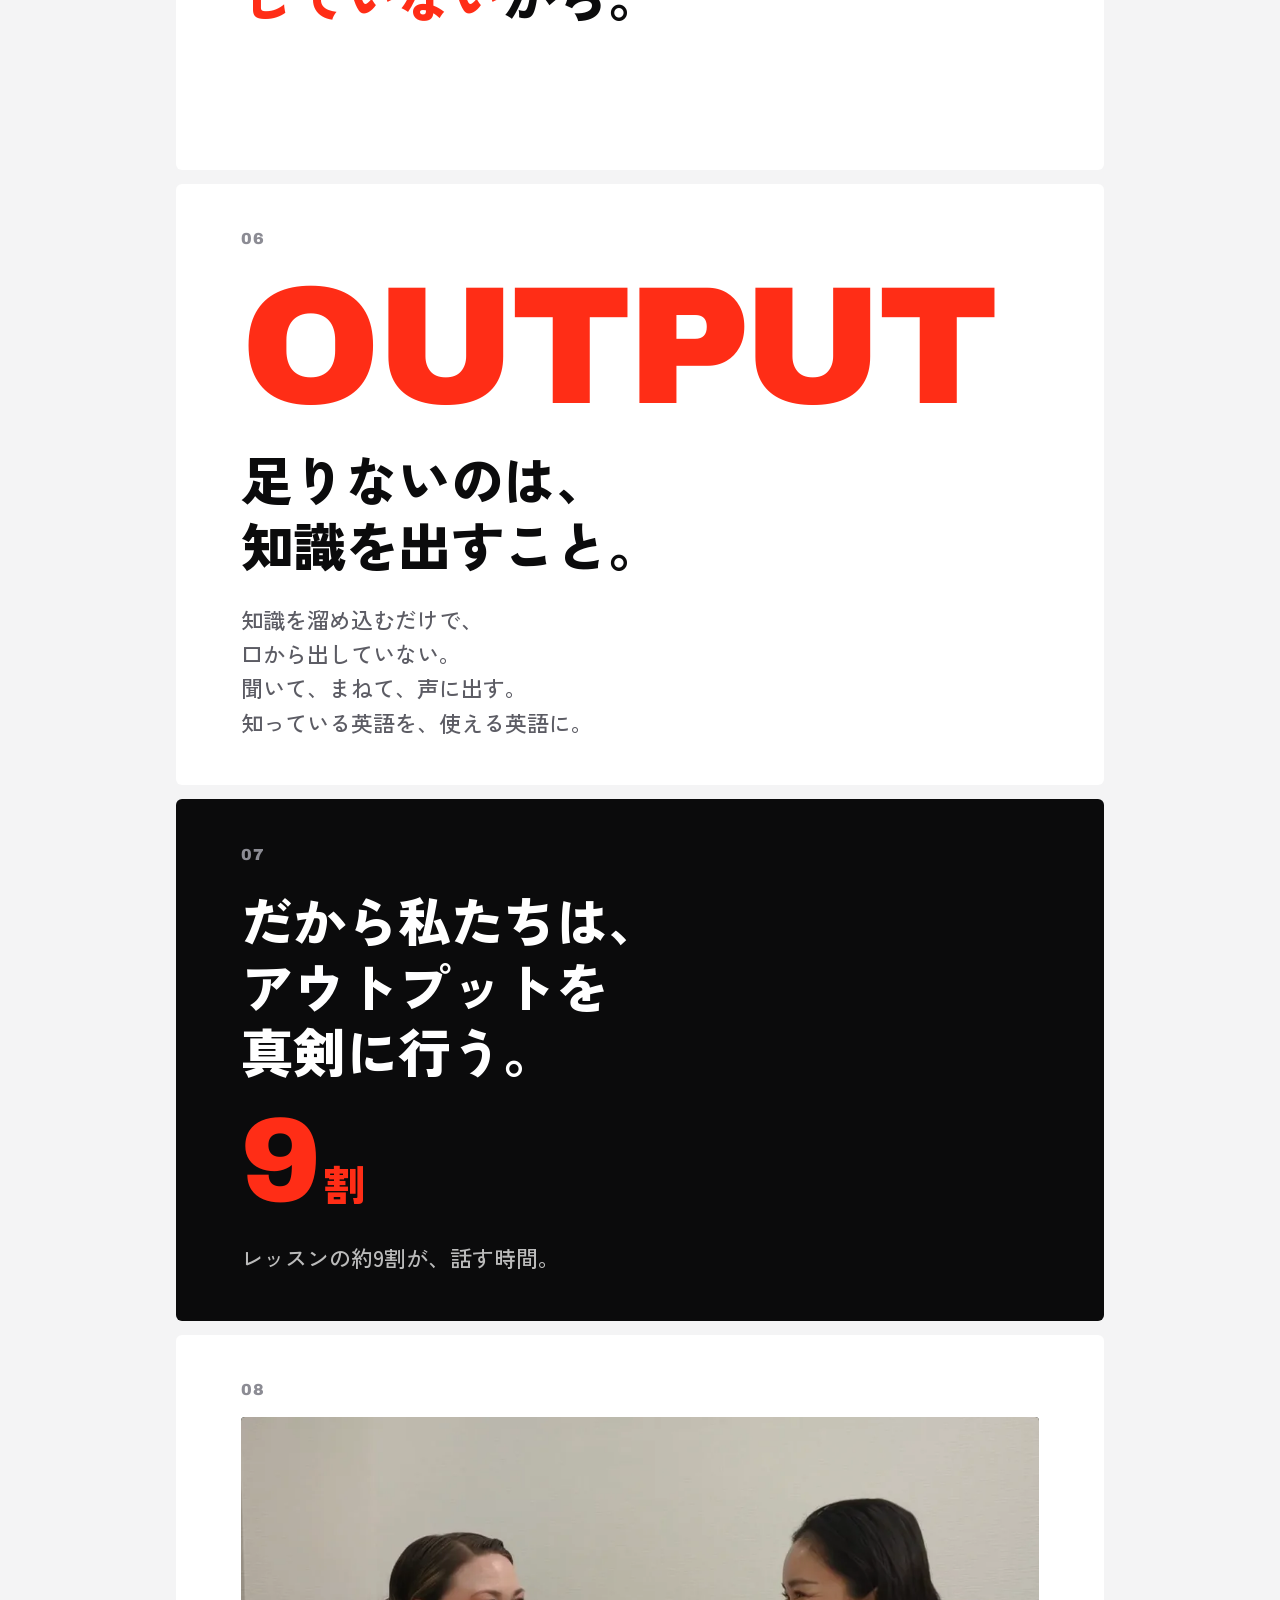
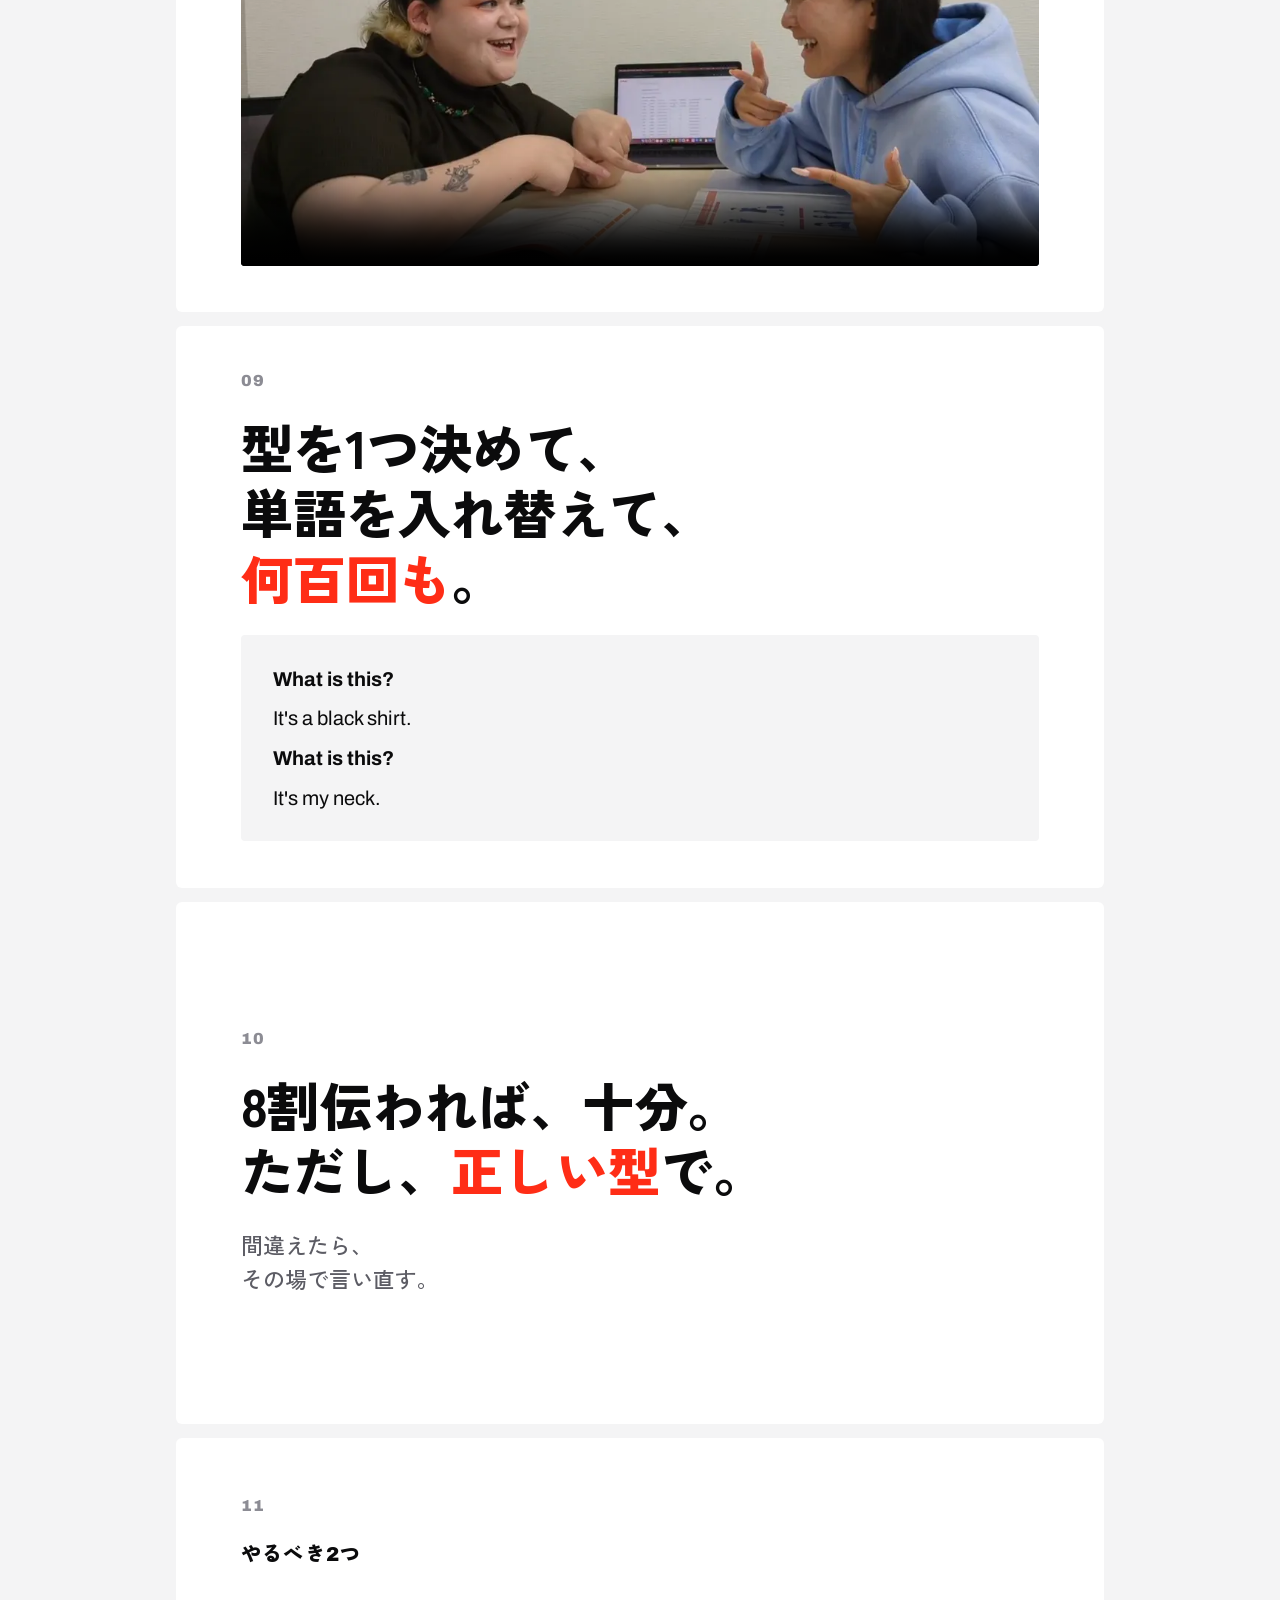
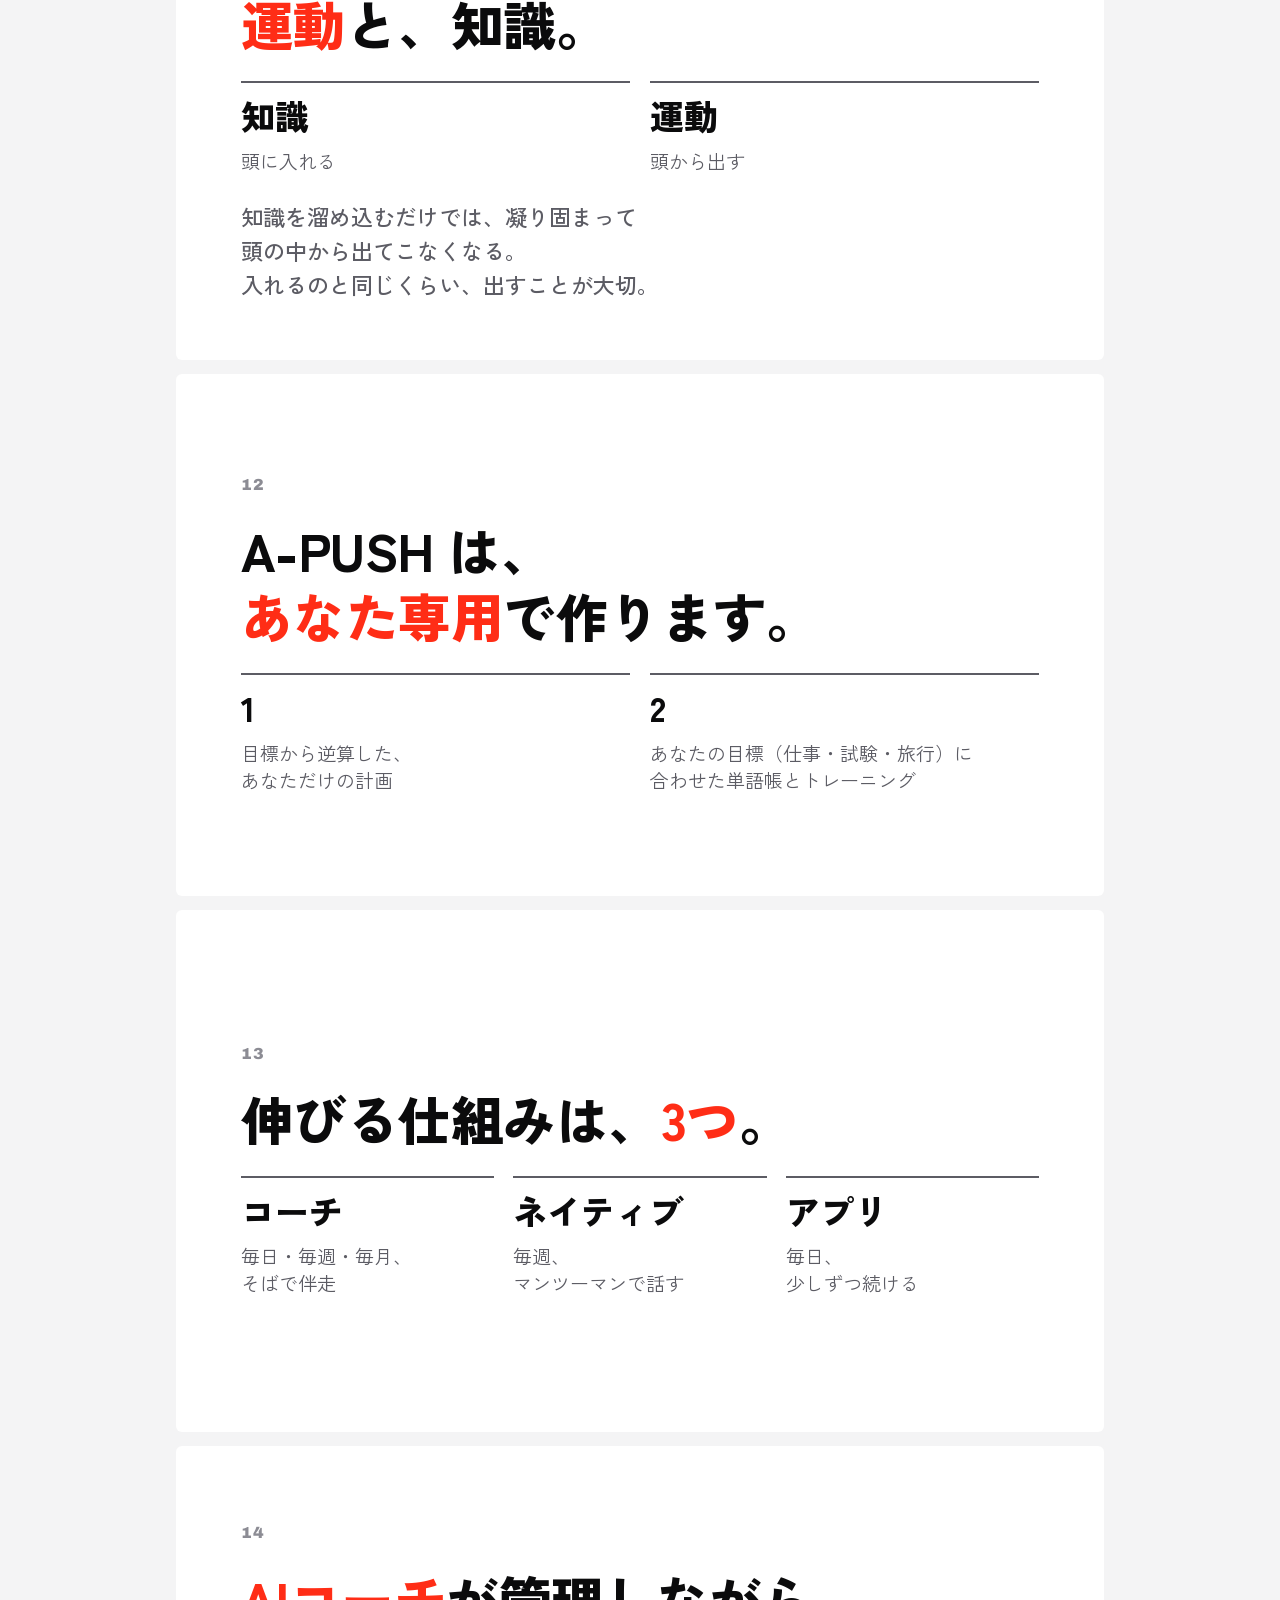
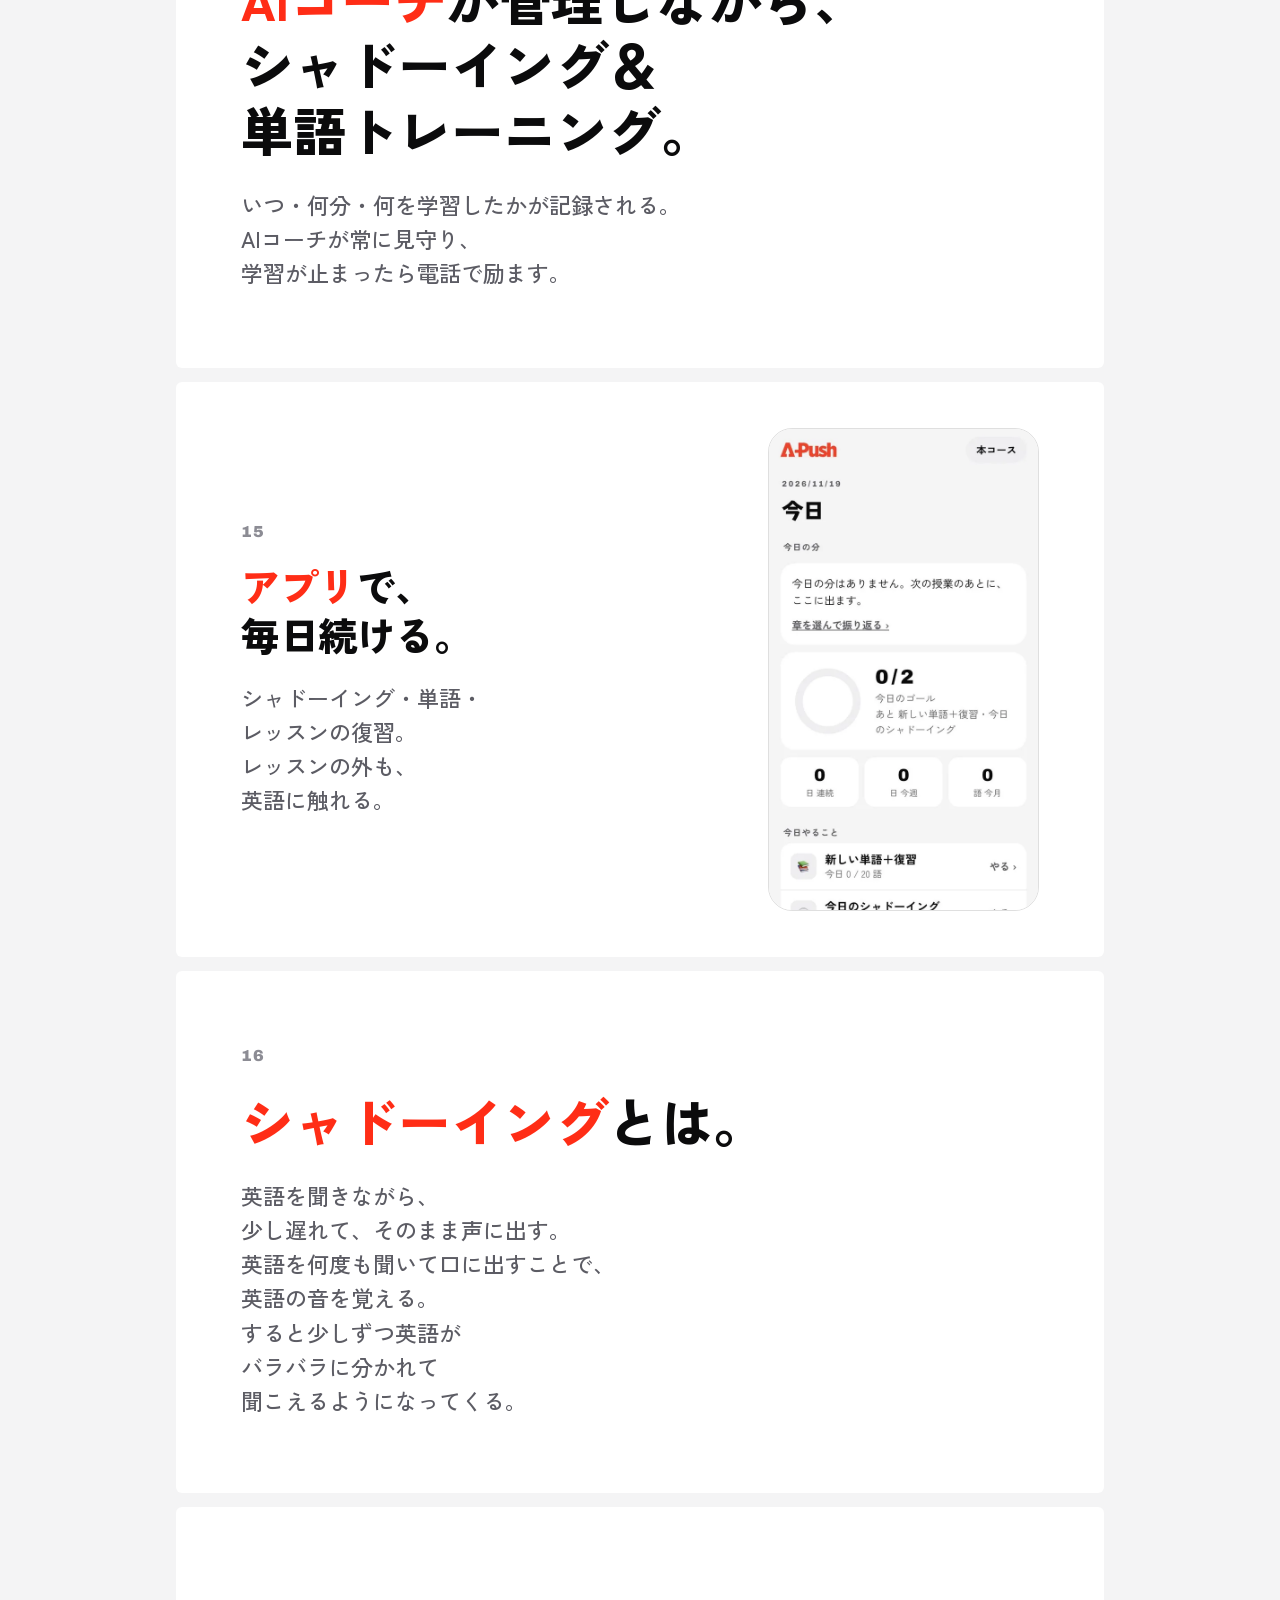
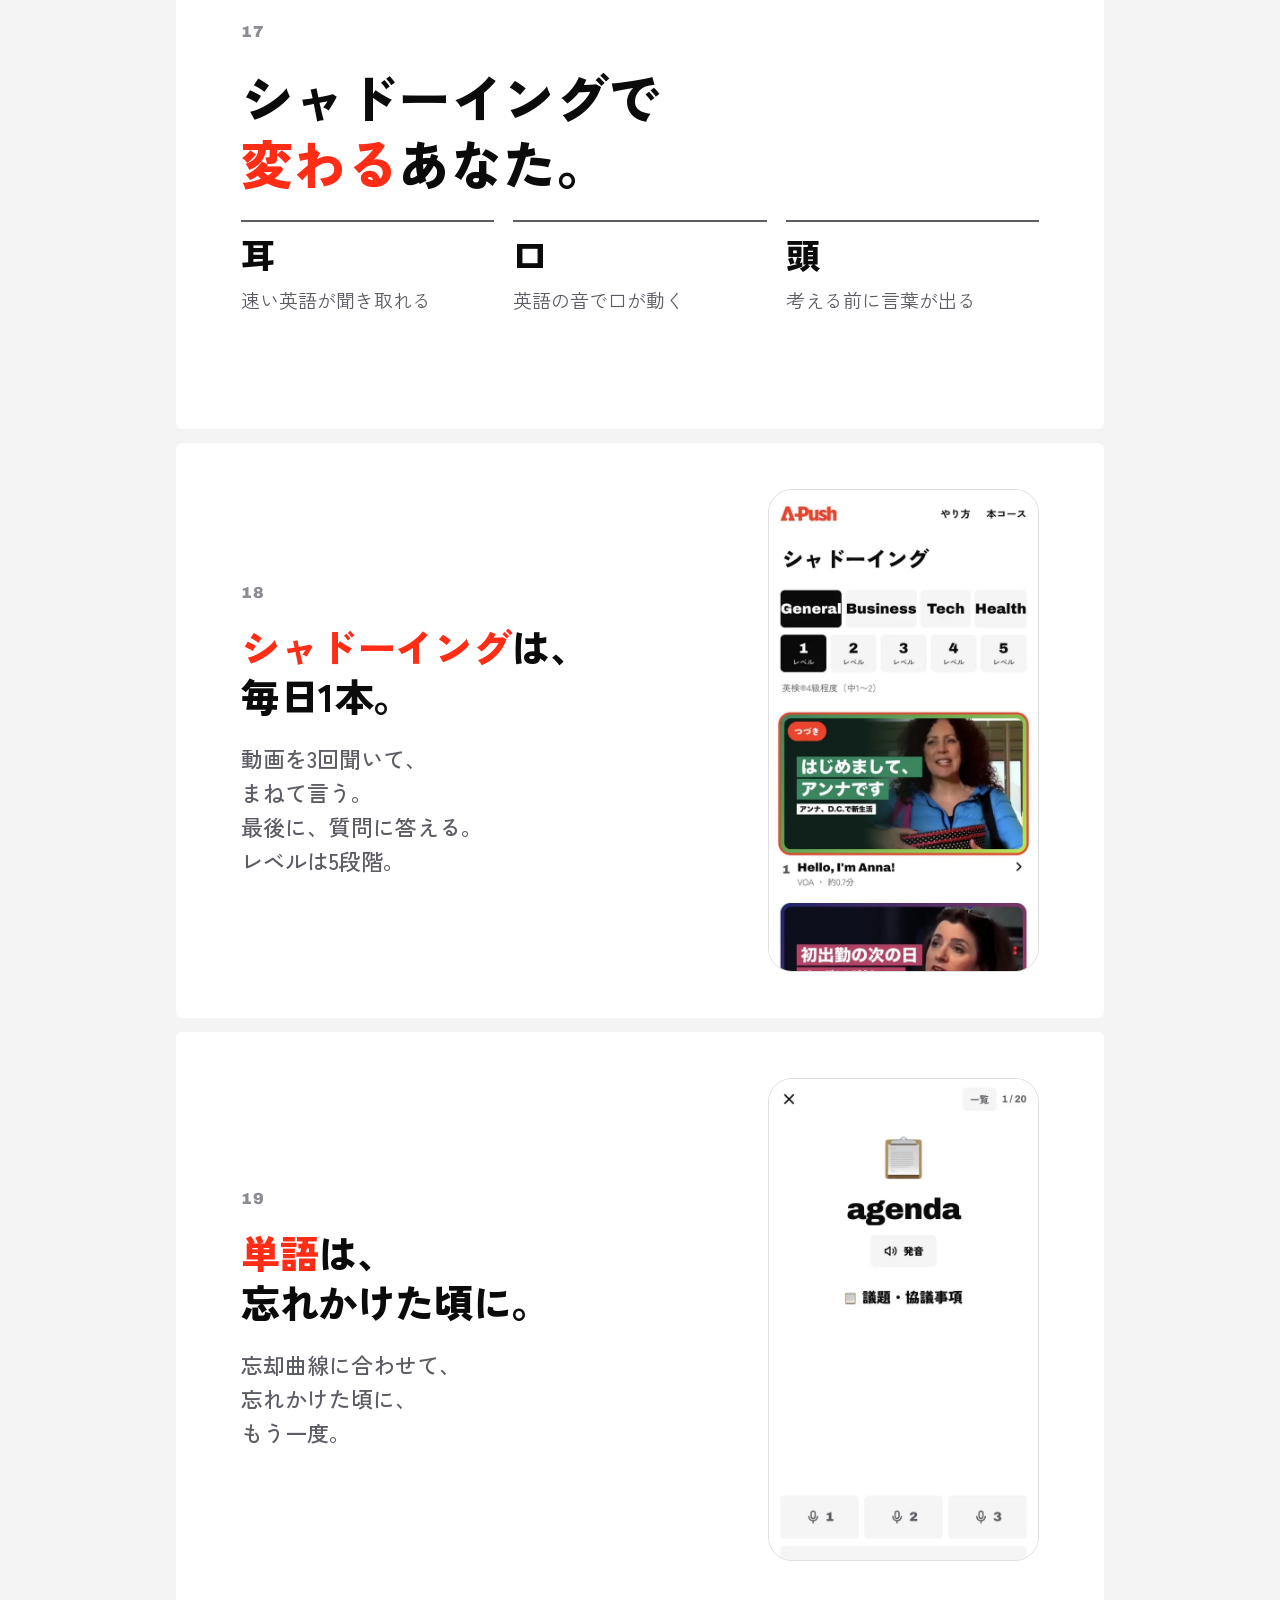
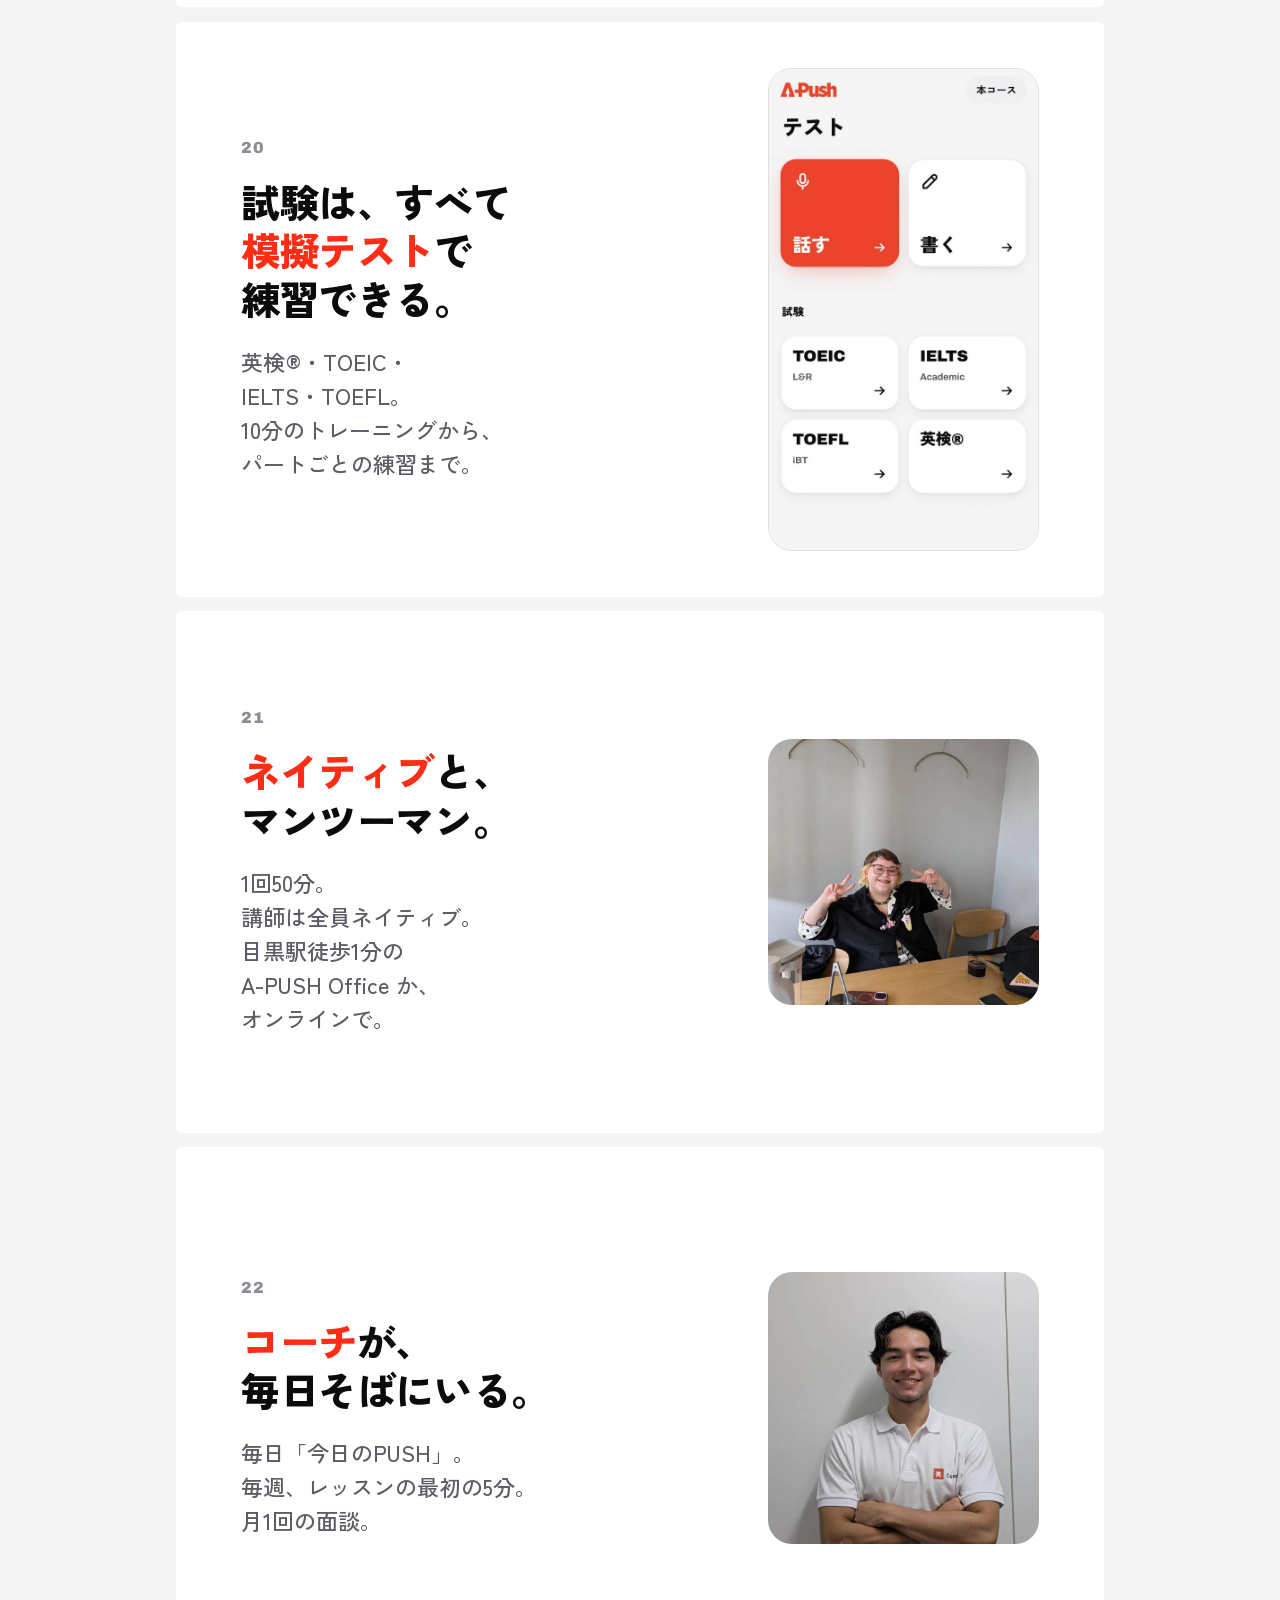
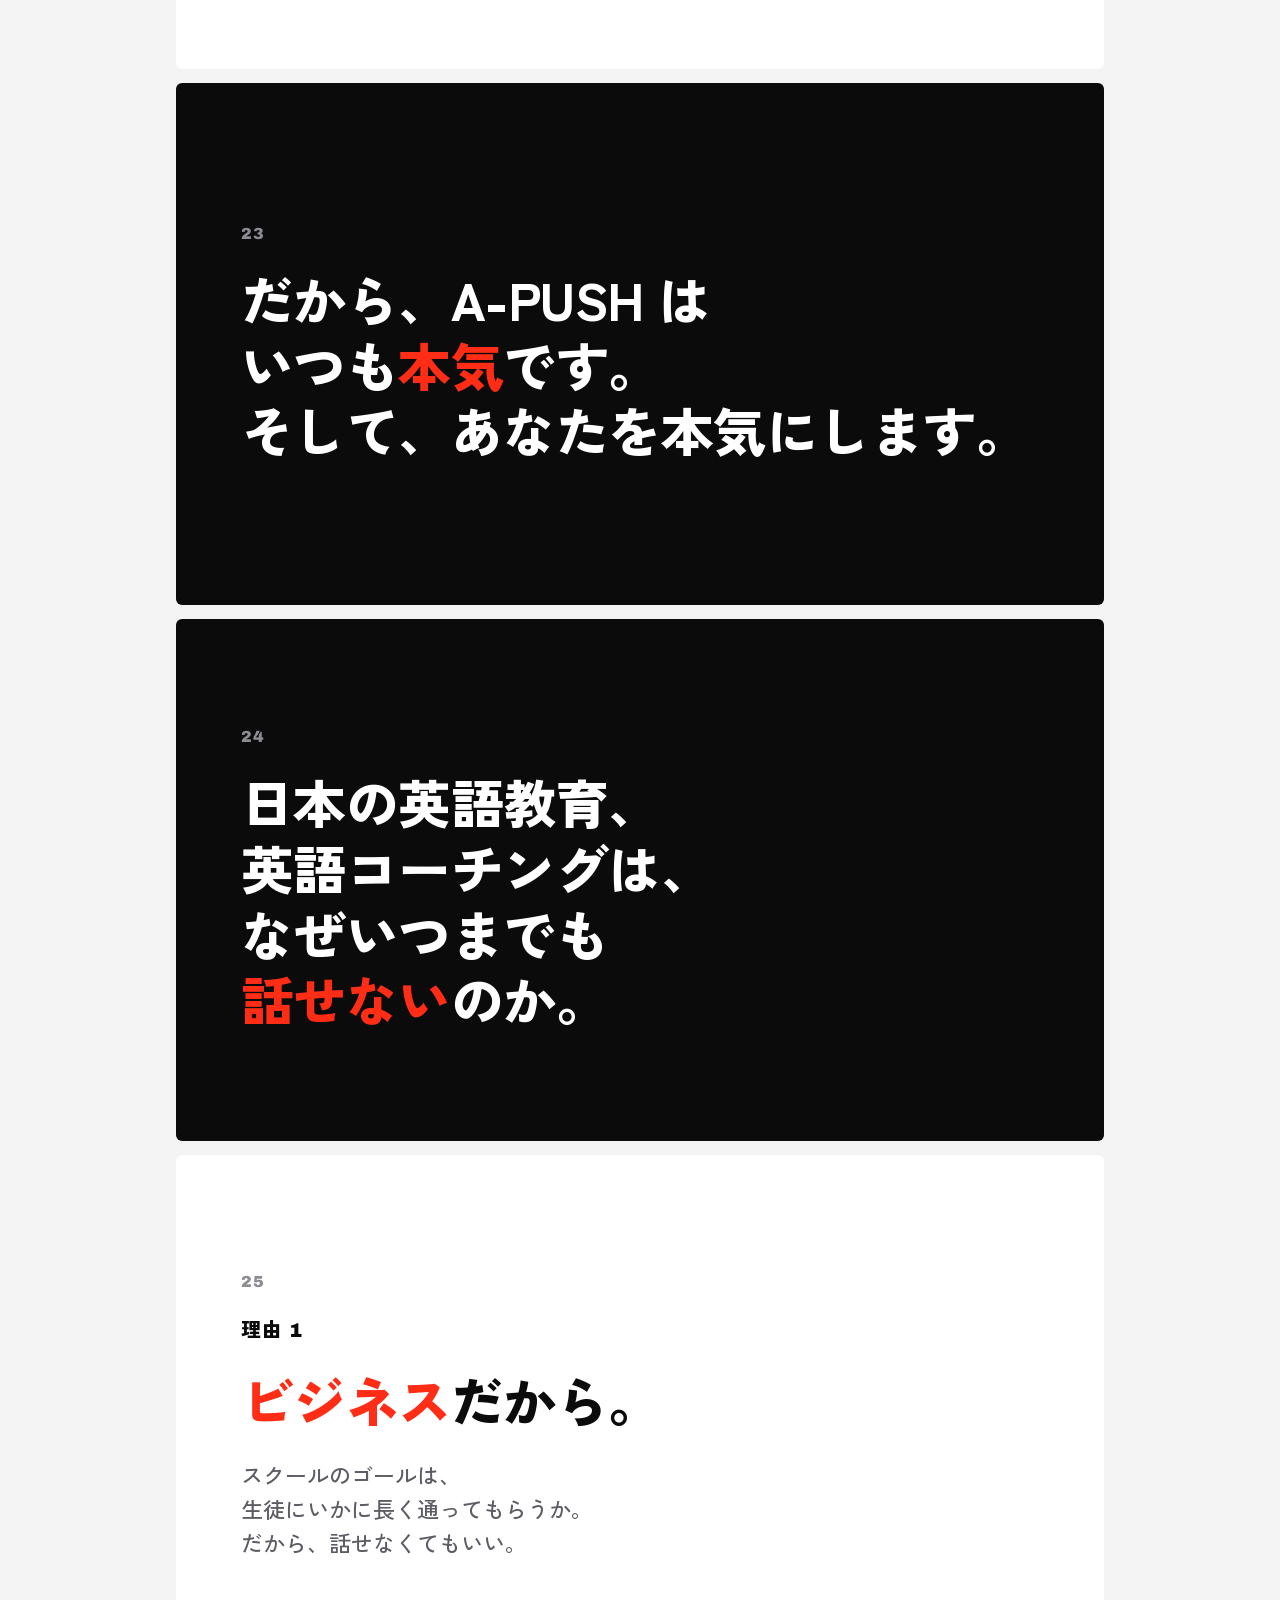
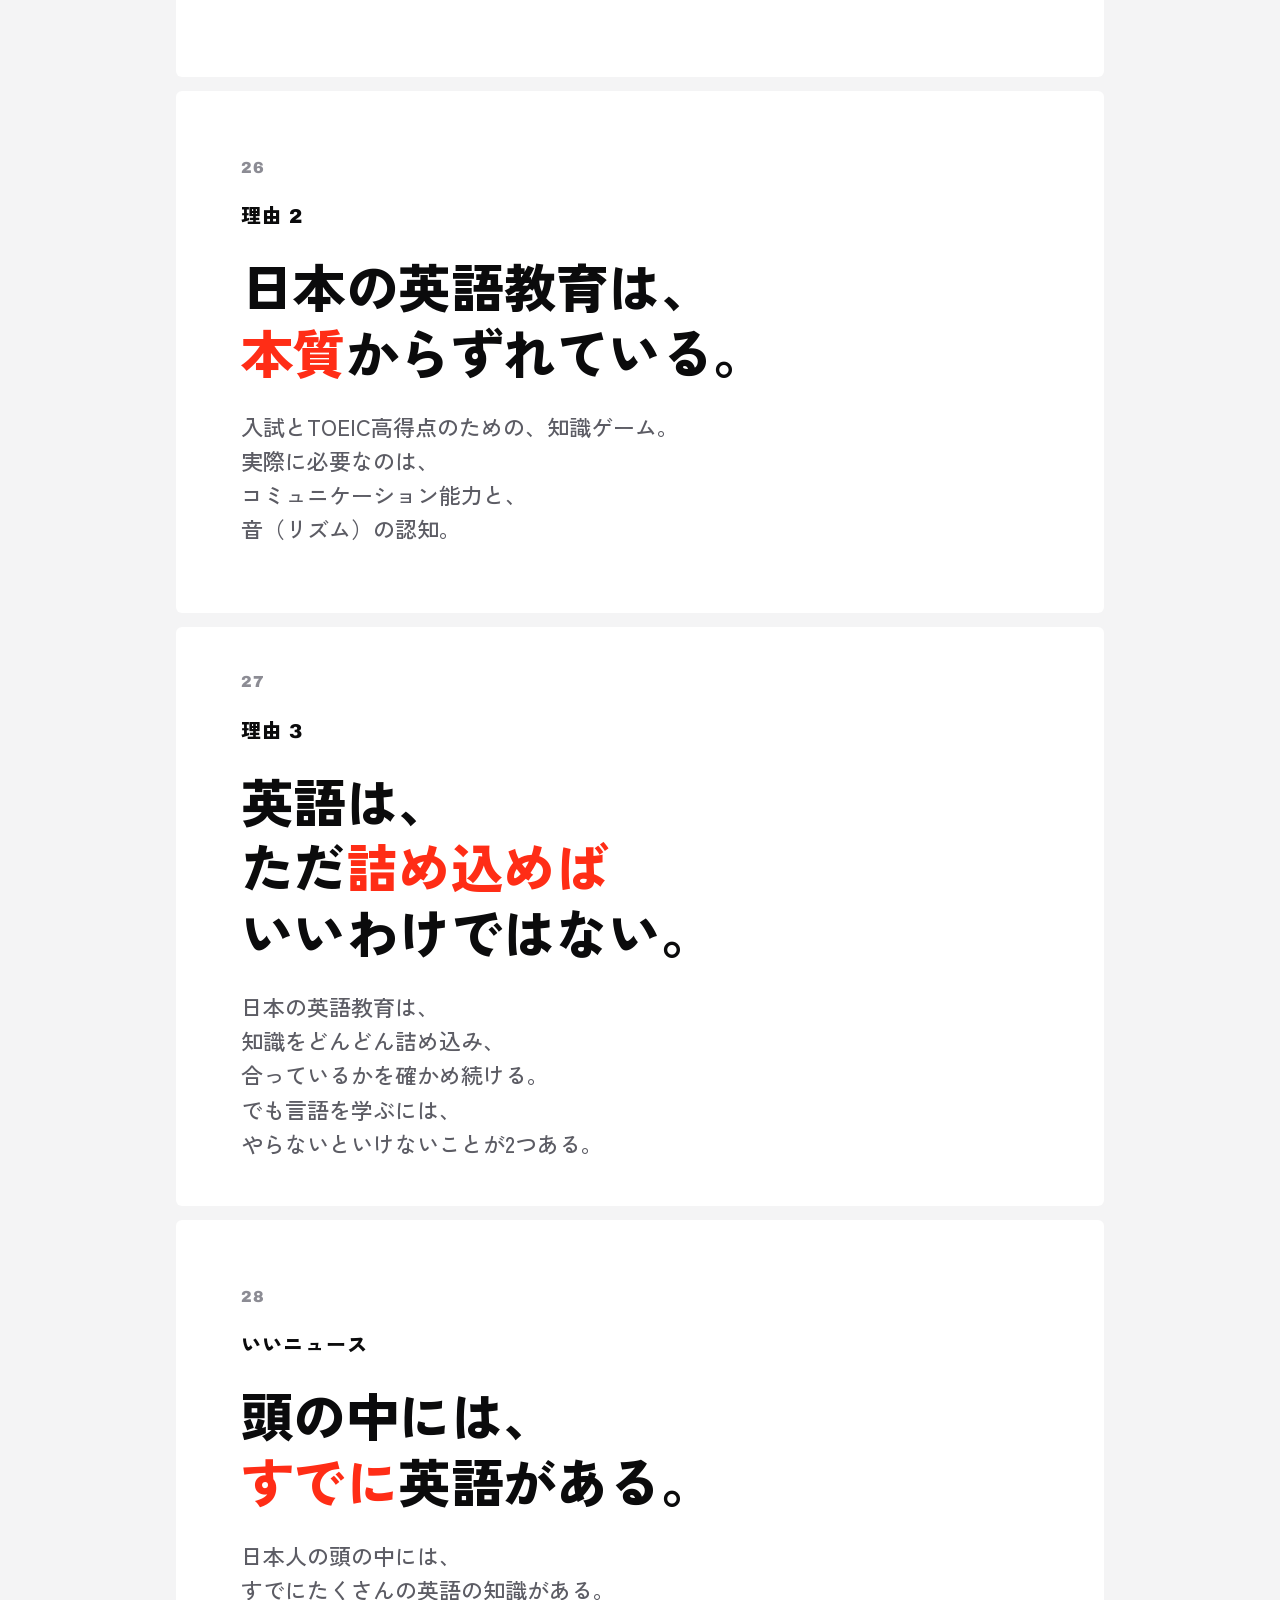
<file: english/general.html>
<!DOCTYPE html><html lang="ja"><head><meta charset="utf-8"><meta name="viewport" content="width=device-width, initial-scale=1, viewport-fit=cover"><title>A-PUSH 英会話｜一般の方</title><meta name="description" content="AI時代に、英語で選べる仕事を増やす。A-PUSH の英会話を、社会人の方向けにご紹介します。"><link rel="icon" href="../assets/favicon.svg" type="image/svg+xml"><link rel="preconnect" href="https://fonts.googleapis.com"><link rel="preconnect" href="https://fonts.gstatic.com" crossorigin><link rel="stylesheet" href="https://fonts.googleapis.com/css2?family=Archivo:wght@500;700;800;900&family=Zen+Kaku+Gothic+New:wght@400;500;700;900&display=swap"><link rel="stylesheet" href="hw.css"></head>
<body><header class="top"><a href="../"><img src="../assets/apush-logo.svg" alt="A-PUSH株式会社 トップへ" width="228" height="58"></a><nav class="acts"><a class="act line" href="https://lin.ee/Wxep7BH" target="_blank" rel="noopener"><span class="lg">公式LINEで</span>シャドーイングアプリを取得</a></nav></header><main><div class="slides">
<div class="hw first"><div class="hw-l"><span class="hw-k" hidden></span><img class="hw-logo" src="../assets/apush-logo.svg" alt="A-PUSH"><h3>AI時代、英語で<br><em>選べる仕事</em>が増える</h3></div><img class="hw-mtg" src="img/speaking.webp" alt="" loading="lazy"></div>
<div class="hw"><span class="hw-k">01</span><h3>英語が話せる自分を、<br><em>想像</em>してみてください。</h3><div class="hw-3"><div><b>仕事</b>英語の会議で、<br>自分から発言。<br>海外赴任や転職で、<br>年収が上がる道も。</div><div><b>交友関係</b>外国のお客さんや<br>同僚と、雑談で<br>笑い合う。</div><div><b>旅行</b>旅先のお店の人と、<br>気軽に話す。</div></div></div>
<div class="hw"><span class="hw-k">02</span><h3>でも、ここで<br><em>止まってしまう</em>方が<br>ほとんど。</h3><p>代表も、15歳のニューヨークで<br>誰とも話せなかった。<br>フィリピンの語学学校で、<br>「とにかく話しまくる学習法」を体験。<br>それを作り直したのが、A-PUSH Method。</p></div>
<div class="hw"><span class="hw-k">03</span><h3>英語は、すでに頭の中にある。</h3><p>日本人は、実はかなり英語の知識がある。<br>文法・読解・単語力。<br>かなりレベルが高いです。</p><span class="hw-n ja">でも、、、</span></div>
<div class="hw"><span class="hw-k">04</span><h3>知識があるのに、<br>出てこない。</h3><div class="hw-ex"><b>What are you doing?</b><b>What were you doing?</b><b>What do you do?</b><b>What did you do?</b></div><p>文字ならわかる。<br>でもネイティブのリズムで言われると、<br>すぐには答えられない。</p></div>
<div class="hw"><span class="hw-k">05</span><h3>なぜなら、脳の外に出す<br>トレーニングを、<br><em>していない</em>から。</h3></div>
<div class="hw"><span class="hw-k">06</span><span class="hw-n xl">OUTPUT</span><h3>足りないのは、<br>知識を出すこと。</h3><p>知識を溜め込むだけで、<br>口から出していない。<br>聞いて、まねて、声に出す。<br>知っている英語を、使える英語に。</p></div>
<div class="hw dk"><span class="hw-k">07</span><h3>だから私たちは、<br>アウトプットを<br>真剣に行う。</h3><span class="hw-n">9<small style="font-family:var(--fd);font-size:.35em;letter-spacing:0">割</small></span><p>レッスンの約9割が、話す時間。</p></div>
<div class="hw vid"><span class="hw-k">08</span><video src="img/lesson.mp4" poster="img/lesson.webp" controls playsinline preload="none"></video></div>
<div class="hw"><span class="hw-k">09</span><h3>型を1つ決めて、<br>単語を入れ替えて、<br><em>何百回も</em>。</h3><div class="hw-ex"><b>What is this?</b><span>It's a black shirt.</span><b>What is this?</b><span>It's my neck.</span></div></div>
<div class="hw"><span class="hw-k">10</span><h3>8割伝われば、十分。<br>ただし、<em>正しい型</em>で。</h3><p>間違えたら、<br>その場で言い直す。</p></div>
<div class="hw"><span class="hw-k">11</span><span class="hw-s">やるべき2つ</span><h3><em>運動</em>と、知識。</h3><div class="hw-3 two"><div><b>知識</b>頭に入れる</div><div><b>運動</b>頭から出す</div></div><p>知識を溜め込むだけでは、凝り固まって<br>頭の中から出てこなくなる。<br>入れるのと同じくらい、出すことが大切。</p></div>
<div class="hw"><span class="hw-k">12</span><h3>A-PUSH は、<br><em>あなた専用</em>で作ります。</h3><div class="hw-3 two"><div><b>1</b>目標から逆算した、<br>あなただけの計画</div><div><b>2</b>あなたの目標（仕事・試験・旅行）に<br>合わせた単語帳とトレーニング</div></div></div>
<div class="hw"><span class="hw-k">13</span><h3>伸びる仕組みは、<em>3つ</em>。</h3><div class="hw-3"><div><b>コーチ</b>毎日・毎週・毎月、<br>そばで伴走</div><div><b>ネイティブ</b>毎週、<br>マンツーマンで話す</div><div><b>アプリ</b>毎日、<br>少しずつ続ける</div></div></div>
<div class="hw"><span class="hw-k">14</span><h3><em>AIコーチ</em>が管理しながら、<br>シャドーイング＆<br>単語トレーニング。</h3><p>いつ・何分・何を学習したかが記録される。<br>AIコーチが常に見守り、<br>学習が止まったら電話で励ます。</p></div>
<div class="hw sp"><div><span class="hw-k">15</span><h3><em>アプリ</em>で、<br>毎日続ける。</h3><p>シャドーイング・単語・<br>レッスンの復習。<br>レッスンの外も、<br>英語に触れる。</p></div><img class="hw-ph" src="img/app-plan.webp" alt="アプリの「計画」の画面" loading="lazy"></div>
<div class="hw"><span class="hw-k">16</span><h3><em>シャドーイング</em>とは。</h3><p>英語を聞きながら、<br>少し遅れて、そのまま声に出す。<br>英語を何度も聞いて口に出すことで、<br>英語の音を覚える。<br>すると少しずつ英語が<br>バラバラに分かれて<br>聞こえるようになってくる。</p></div>
<div class="hw"><span class="hw-k">17</span><h3>シャドーイングで<br><em>変わる</em>あなた。</h3><div class="hw-3"><div><b>耳</b>速い英語が聞き取れる</div><div><b>口</b>英語の音で口が動く</div><div><b>頭</b>考える前に言葉が出る</div></div></div>
<div class="hw sp"><div><span class="hw-k">18</span><h3><em>シャドーイング</em>は、<br>毎日1本。</h3><p>動画を3回聞いて、<br>まねて言う。<br>最後に、質問に答える。<br>レベルは5段階。</p></div><img class="hw-ph" src="img/app-shadowing-general.webp" alt="アプリのシャドーイングの画面" loading="lazy"></div>
<div class="hw sp"><div><span class="hw-k">19</span><h3><em>単語</em>は、<br>忘れかけた頃に。</h3><p>忘却曲線に合わせて、<br>忘れかけた頃に、<br>もう一度。</p></div><img class="hw-ph" src="img/app-words.webp" alt="アプリの単語の画面" loading="lazy"></div>
<div class="hw sp"><div><span class="hw-k">20</span><h3>試験は、すべて<br><em>模擬テスト</em>で<br>練習できる。</h3><p>英検®・TOEIC・<br>IELTS・TOEFL。<br>10分のトレーニングから、<br>パートごとの練習まで。</p></div><img class="hw-ph" src="img/app-test.webp" alt="アプリのテストの画面" loading="lazy"></div>
<div class="hw sp"><div><span class="hw-k">21</span><h3><em>ネイティブ</em>と、<br>マンツーマン。</h3><p>1回50分。<br>講師は全員ネイティブ。<br>目黒駅徒歩1分の<br>A-PUSH Office か、<br>オンラインで。</p></div><img class="hw-ph pe" src="img/native.webp" alt="ネイティブの先生" loading="lazy"></div>
<div class="hw sp"><div><span class="hw-k">22</span><h3><em>コーチ</em>が、<br>毎日そばにいる。</h3><p>毎日「今日のPUSH」。<br>毎週、レッスンの最初の5分。<br>月1回の面談。</p></div><img class="hw-ph pe" src="img/coach.webp" alt="英語コーチ" loading="lazy"></div>
<div class="hw dk"><span class="hw-k">23</span><h3>だから、A-PUSH は<br>いつも<em>本気</em>です。<br>そして、あなたを本気にします。</h3></div>
<div class="hw dk"><span class="hw-k">24</span><h3>日本の英語教育、<br>英語コーチングは、<br>なぜいつまでも<br><em>話せない</em>のか。</h3></div>
<div class="hw"><span class="hw-k">25</span><span class="hw-s">理由 1</span><h3><em>ビジネス</em>だから。</h3><p>スクールのゴールは、<br>生徒にいかに長く通ってもらうか。<br>だから、話せなくてもいい。</p></div>
<div class="hw"><span class="hw-k">26</span><span class="hw-s">理由 2</span><h3>日本の英語教育は、<br><em>本質</em>からずれている。</h3><p>入試とTOEIC高得点のための、知識ゲーム。<br>実際に必要なのは、<br>コミュニケーション能力と、<br>音（リズム）の認知。</p></div>
<div class="hw"><span class="hw-k">27</span><span class="hw-s">理由 3</span><h3>英語は、<br>ただ<em>詰め込めば</em><br>いいわけではない。</h3><p>日本の英語教育は、<br>知識をどんどん詰め込み、<br>合っているかを確かめ続ける。<br>でも言語を学ぶには、<br>やらないといけないことが2つある。</p></div>
<div class="hw"><span class="hw-k">28</span><span class="hw-s">いいニュース</span><h3>頭の中には、<br><em>すでに</em>英語がある。</h3><p>日本人の頭の中には、<br>すでにたくさんの英語の知識がある。<br>必要なのは、それをどう頭から出すか。<br>その筋肉をほぐすのが、A-PUSH の仕事。</p></div>
<div class="hw first crs1"><div class="hw-l"><span class="hw-k" hidden></span><img class="hw-logo" src="../assets/apush-logo.svg" alt="A-PUSH"><div><h3>ビギナーコース</h3><p>Be動詞から、<br>質問して答えられるまで</p></div></div><img class="hw-mtg cv" src="img/cover-beginner.webp" alt="ビギナーコースの教材" loading="lazy"></div>
<div class="hw"><span class="hw-k">29</span><p>Be動詞すらわからない、、、ところから</p><h3>質問ができて、<br><em>答えられる</em>。</h3><p>5W1H＋現在形・過去形・未来形まで、<br>自由に使えるのが目標！</p></div>
<div class="hw"><span class="hw-k">30</span><h3>カリキュラム（全24章）</h3><ol class="hw-toc" style="word-break:auto-phrase"><li>What is this? / What is that?</li><li>What colour is this?</li><li>How many?</li><li>Who is this?</li><li>Whose is this?</li><li>Occupations</li><li>Adjectives (big, small, hot, cold)</li><li>Present Progressive</li><li>Simple Present (I / You / We / They)</li><li>Simple Present (He / She / It)</li><li>Frequency Adverbs</li><li>5W1H — What / Who</li><li>5W1H — Where / When</li><li>5W1H — Why</li><li>5W1H — How</li><li>Simple Past</li><li>Where? (Past)</li><li>Past Progressive</li><li>Past Simple vs Past Progressive</li><li>Will (Future)</li><li>Be Going To</li><li>Will vs Be Going To</li><li>Tense Review</li><li>Open Questions Review</li></ol></div>
<div class="hw"><span class="hw-k">31</span><h3>1つの章は、<em>2つ</em>のステップ。</h3><div class="hw-3 two"><div><b>STEP 1</b>教材を見ながら、文を3回ずつ声に出して録音</div><div><b>STEP 2</b>先生の質問に、声で答える。答えはネイティブが直す</div></div></div>
<div class="hw first crs1"><div class="hw-l"><span class="hw-k" hidden></span><img class="hw-logo" src="../assets/apush-logo.svg" alt="A-PUSH"><div><h3>インターメディエイト<br>コース</h3><p>自分の考えを、<br>はっきり伝える</p></div></div><img class="hw-mtg cv" src="img/cover-intermediate.webp" alt="インターメディエイトコースの教材" loading="lazy"></div>
<div class="hw"><span class="hw-k">32</span><h3>自分の考えを、<br><em>はっきり</em>、<br>しっかり伝える。</h3></div>
<div class="hw"><span class="hw-k">33</span><h3>カリキュラム（全26章）</h3><ol class="hw-toc" style="word-break:auto-phrase;columns:1"><li>現在完了（経験・完了）・東京を訪ねる</li><li>現在完了（継続）・東京を訪ねる</li><li>接続詞 and / but</li><li>現在完了と過去形 ・テスト勉強</li><li>比較級 ・選手を比べる</li><li>接続詞 so / because</li><li>助動詞 should ・先生に質問する</li><li>助動詞 must / have to ・1週間の予定</li><li>must not と don&#x27;t have to ・禁止と「しなくていい」</li><li>接続詞 although / though</li><li>助動詞 can ・天気と遊び</li><li>最上級 ・かばんとりんご</li><li>接続詞 if / whether</li><li>関係代名詞 who ・まわりの人たち</li><li>接続詞 when / while</li><li>関係代名詞 which ・本屋の通り</li><li>接続詞 before / after</li><li>関係代名詞 that ・仕事をする人たち</li><li>接続詞 as soon as / as long as</li><li>不定詞 パート1 ・毎日の予定</li><li>接続詞 in case / even if</li><li>不定詞 パート2 ・天気予報</li><li>動名詞 ・大阪の見どころ</li><li>接続詞 ・町の地図</li><li>接続詞の復習 パート1</li><li>接続詞の復習 パート2</li></ol></div>
<div class="hw"><span class="hw-k">34</span><h3>1つ1つの文法を、<br><em>イメージ</em>で<br>使えるようにする。</h3><div class="hw-3 two"><div><b>STEP 1</b>先生と一緒に、文章で型を覚える</div><div><b>STEP 2</b>絵だけで、自由に表現する</div></div></div>
<div class="hw first crs1"><div class="hw-l"><span class="hw-k" hidden></span><img class="hw-logo" src="../assets/apush-logo.svg" alt="A-PUSH"><div><h3>ビジネスコースも、<br>あります。</h3><p>場面別の全41章</p></div></div><img class="hw-mtg cv" src="img/cover-business.webp" alt="ビジネスコースの教材" loading="lazy"></div>
<div class="hw dk"><span class="hw-k">35</span><span class="hw-n w">A-PUSH</span><h3>話せるあなたに、コミット</h3><p>まずは、話してみませんか。</p><a class="hw-btn" href="https://lp.apush.jp/" target="_blank" rel="noopener">無料コーチング面談</a><p style="font-size:clamp(10px,2.4cqi,14px)">効果には個人差があります。</p></div>
</div></main></body></html>
</file>
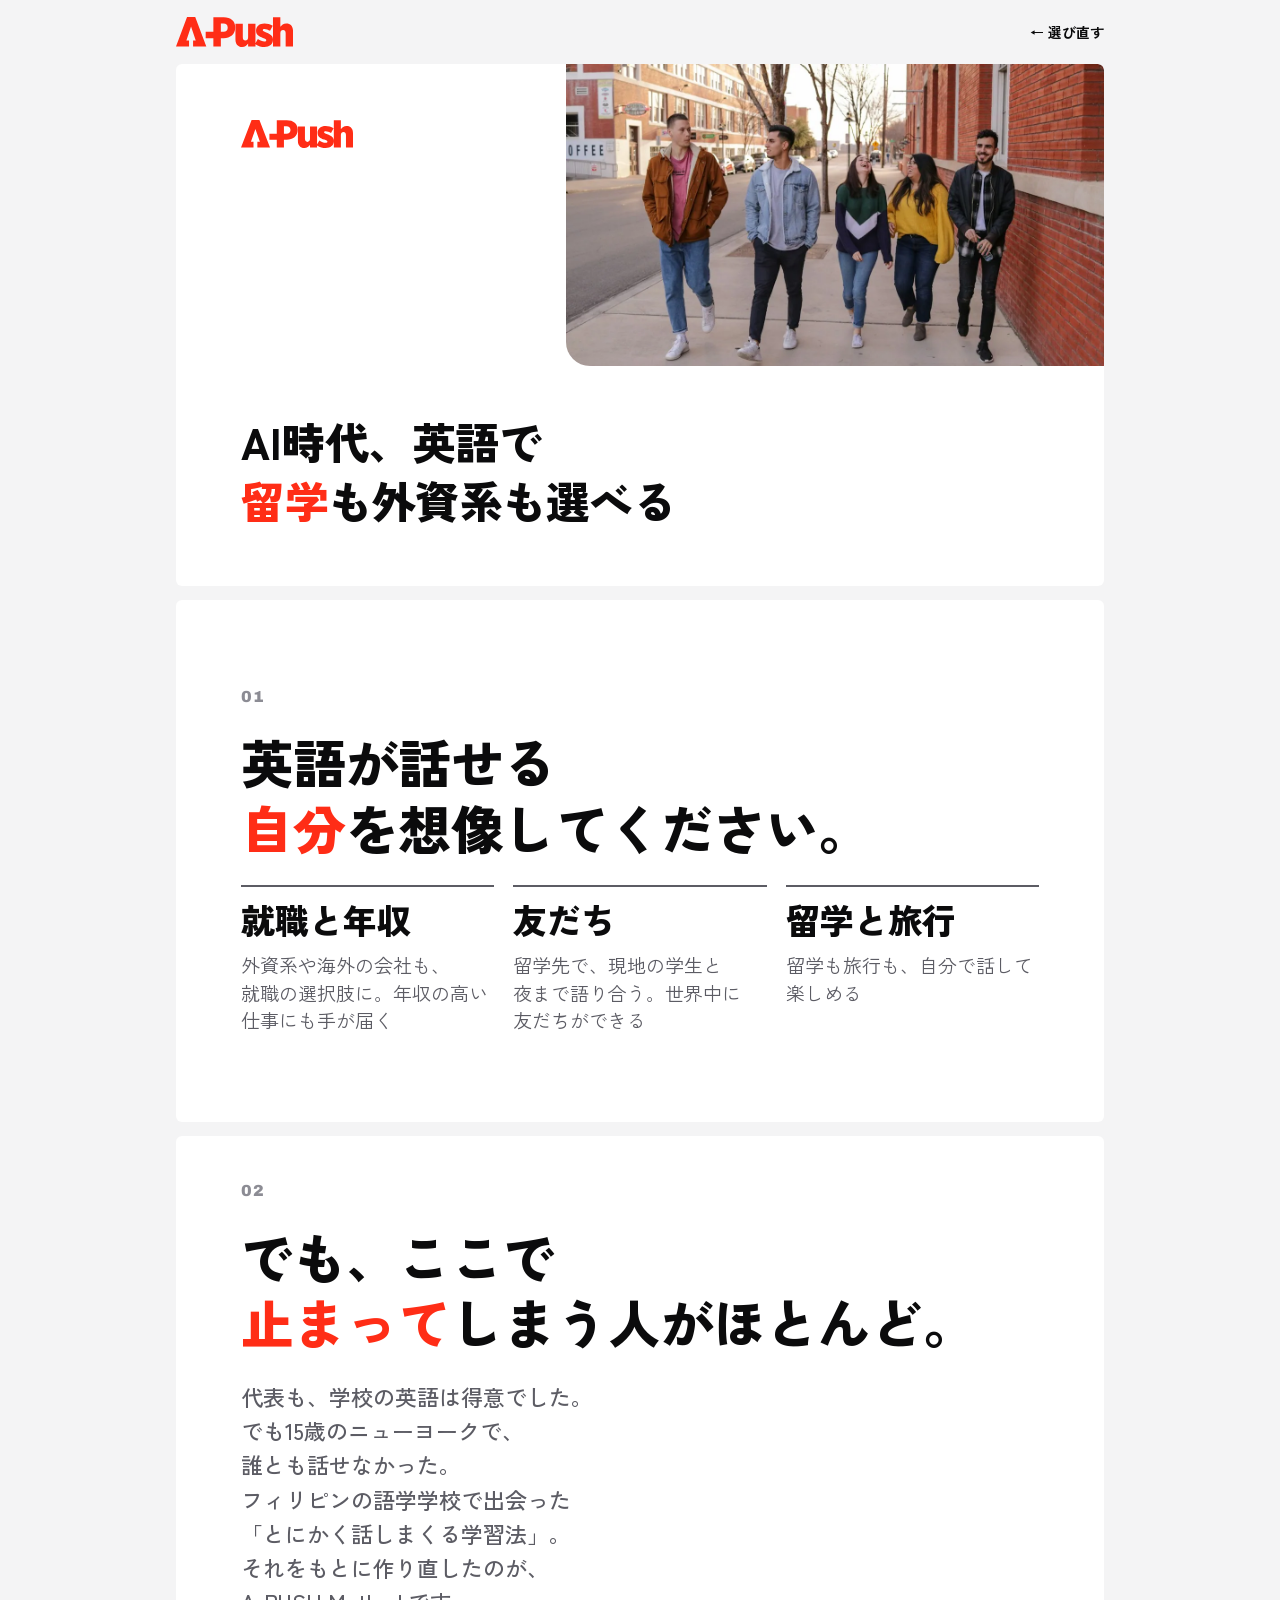
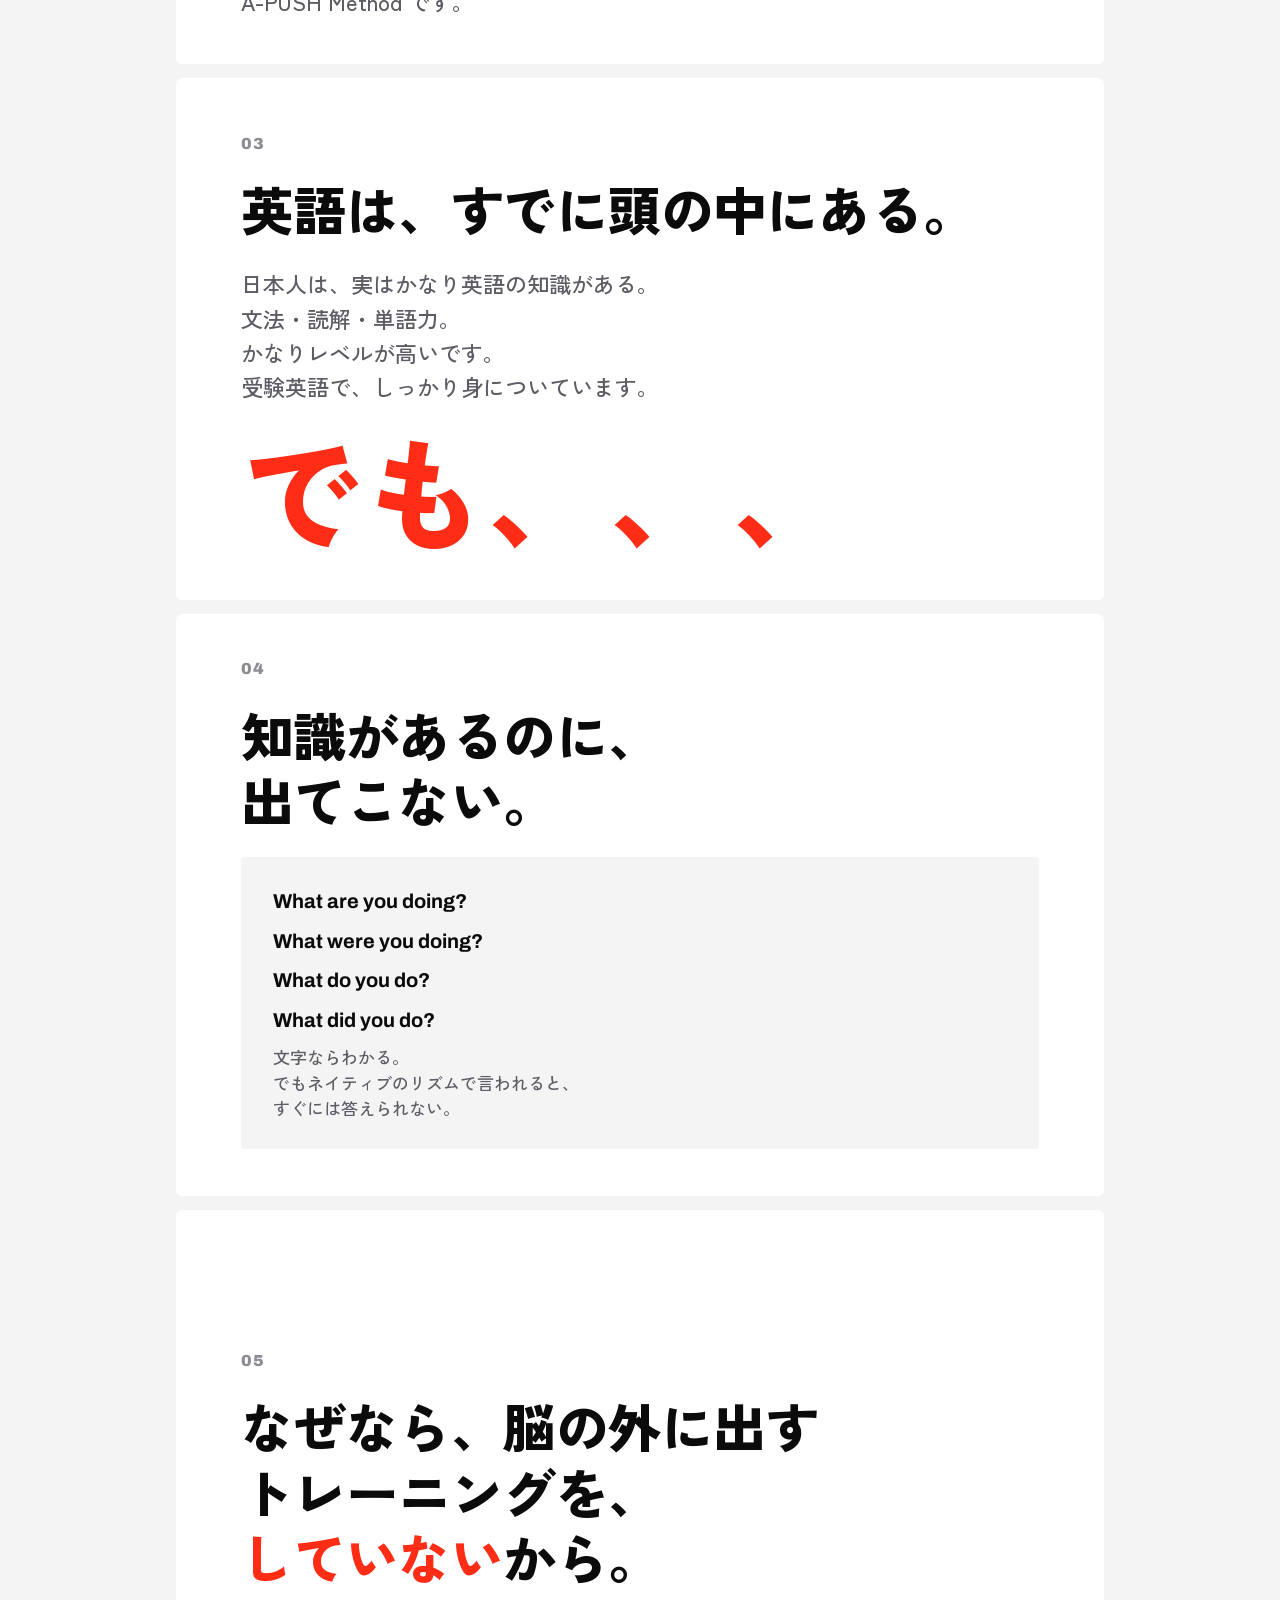
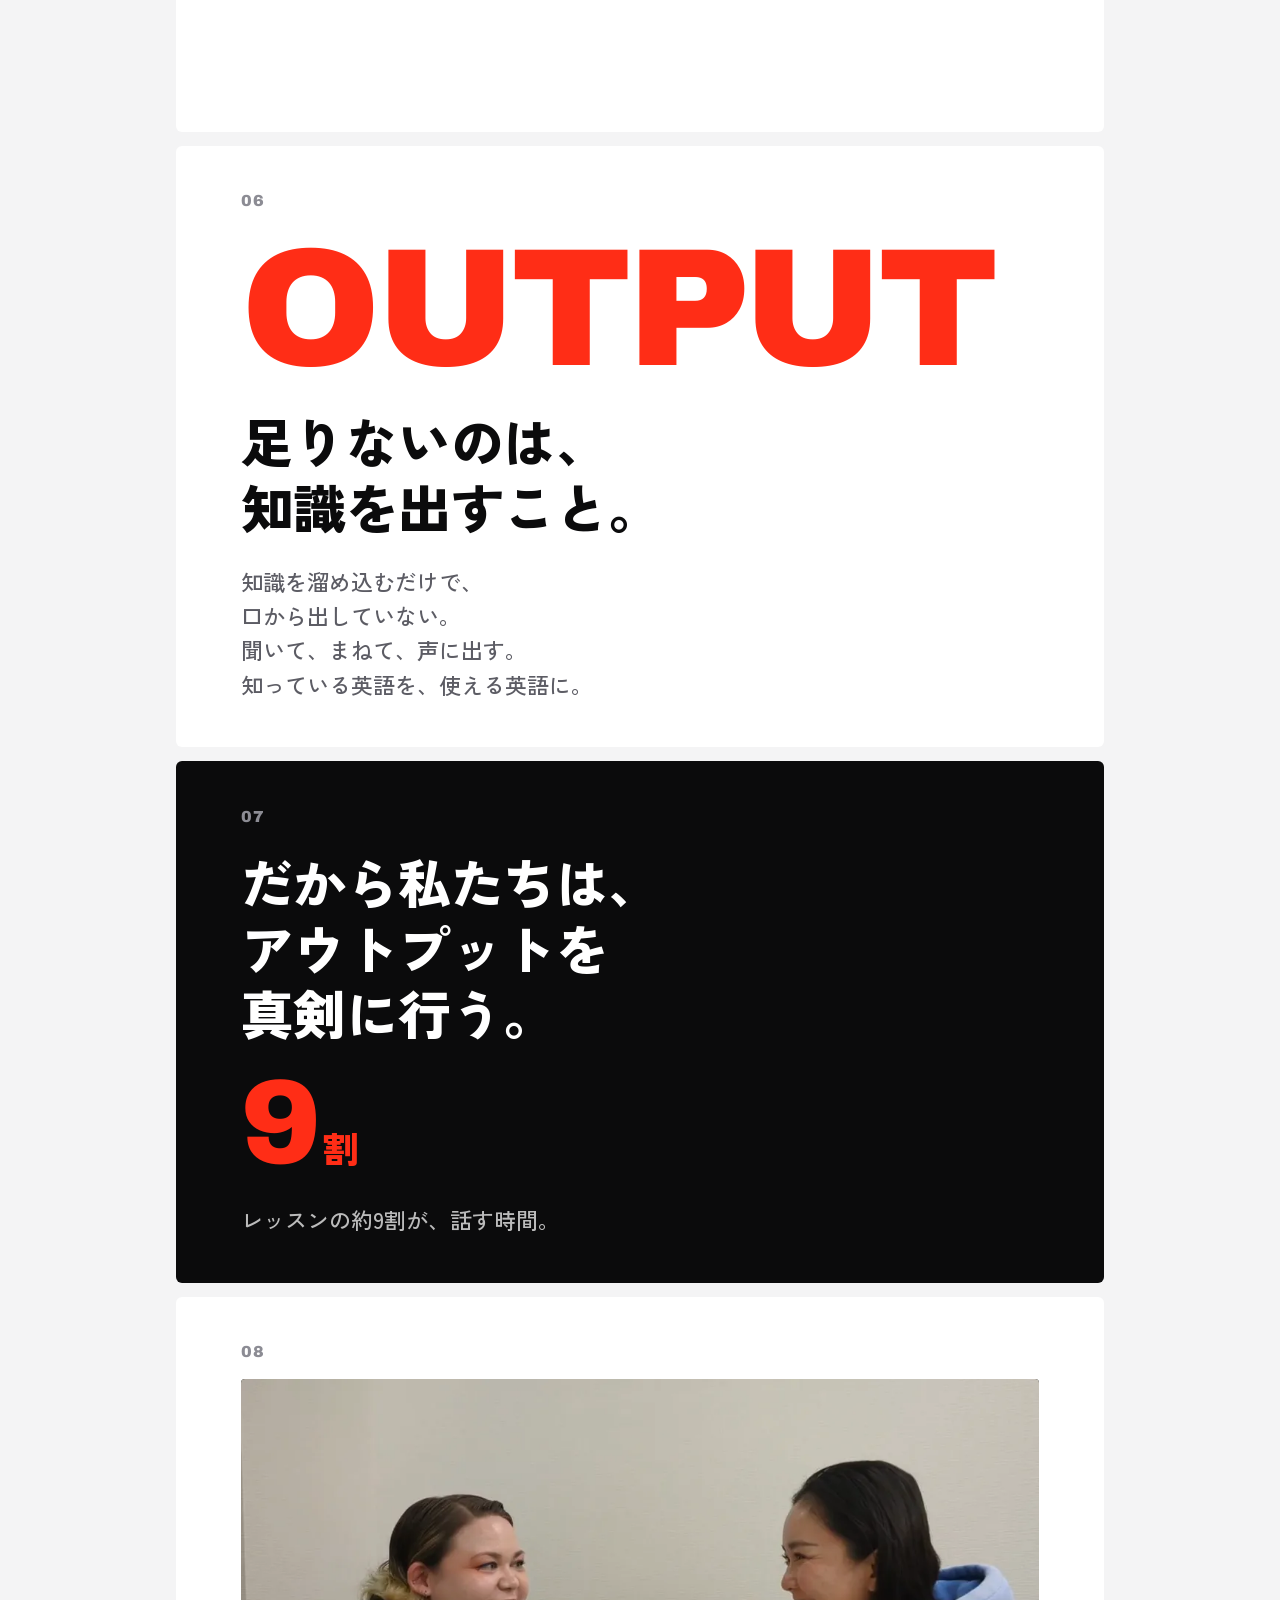
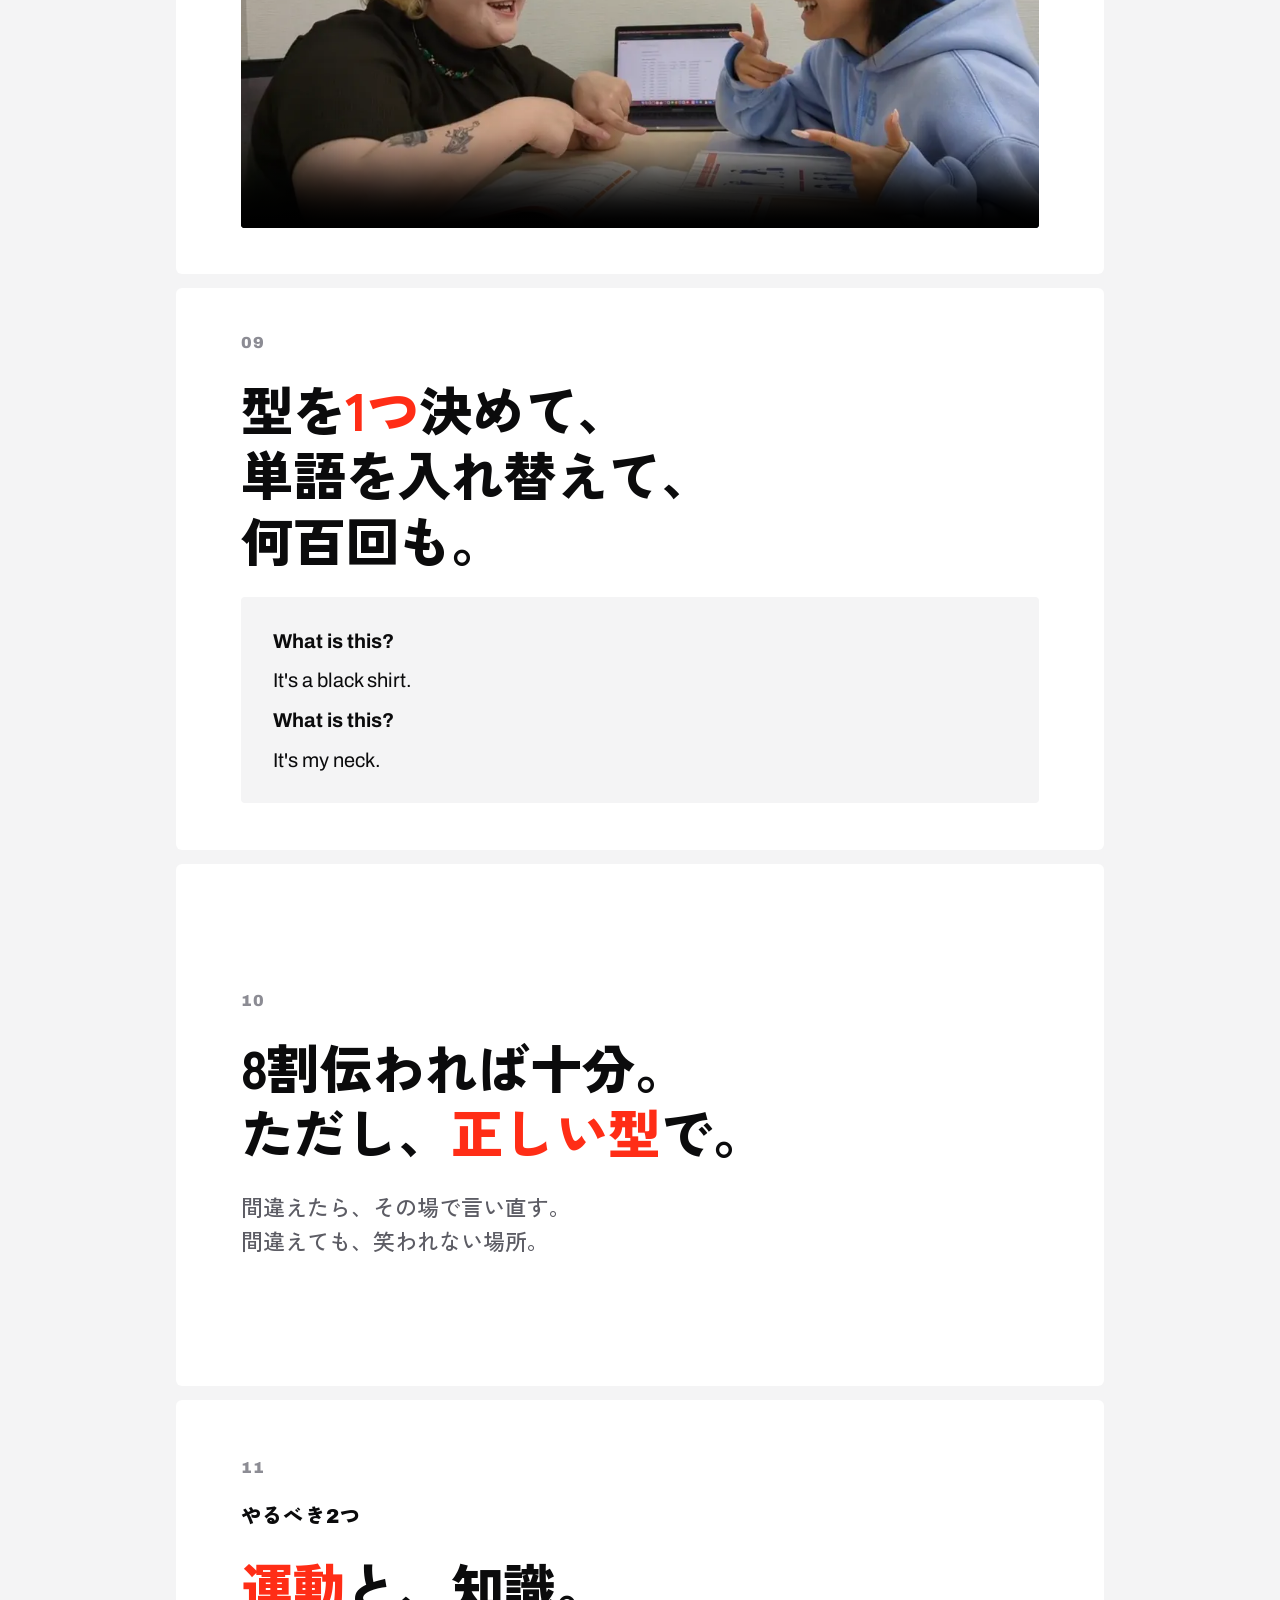
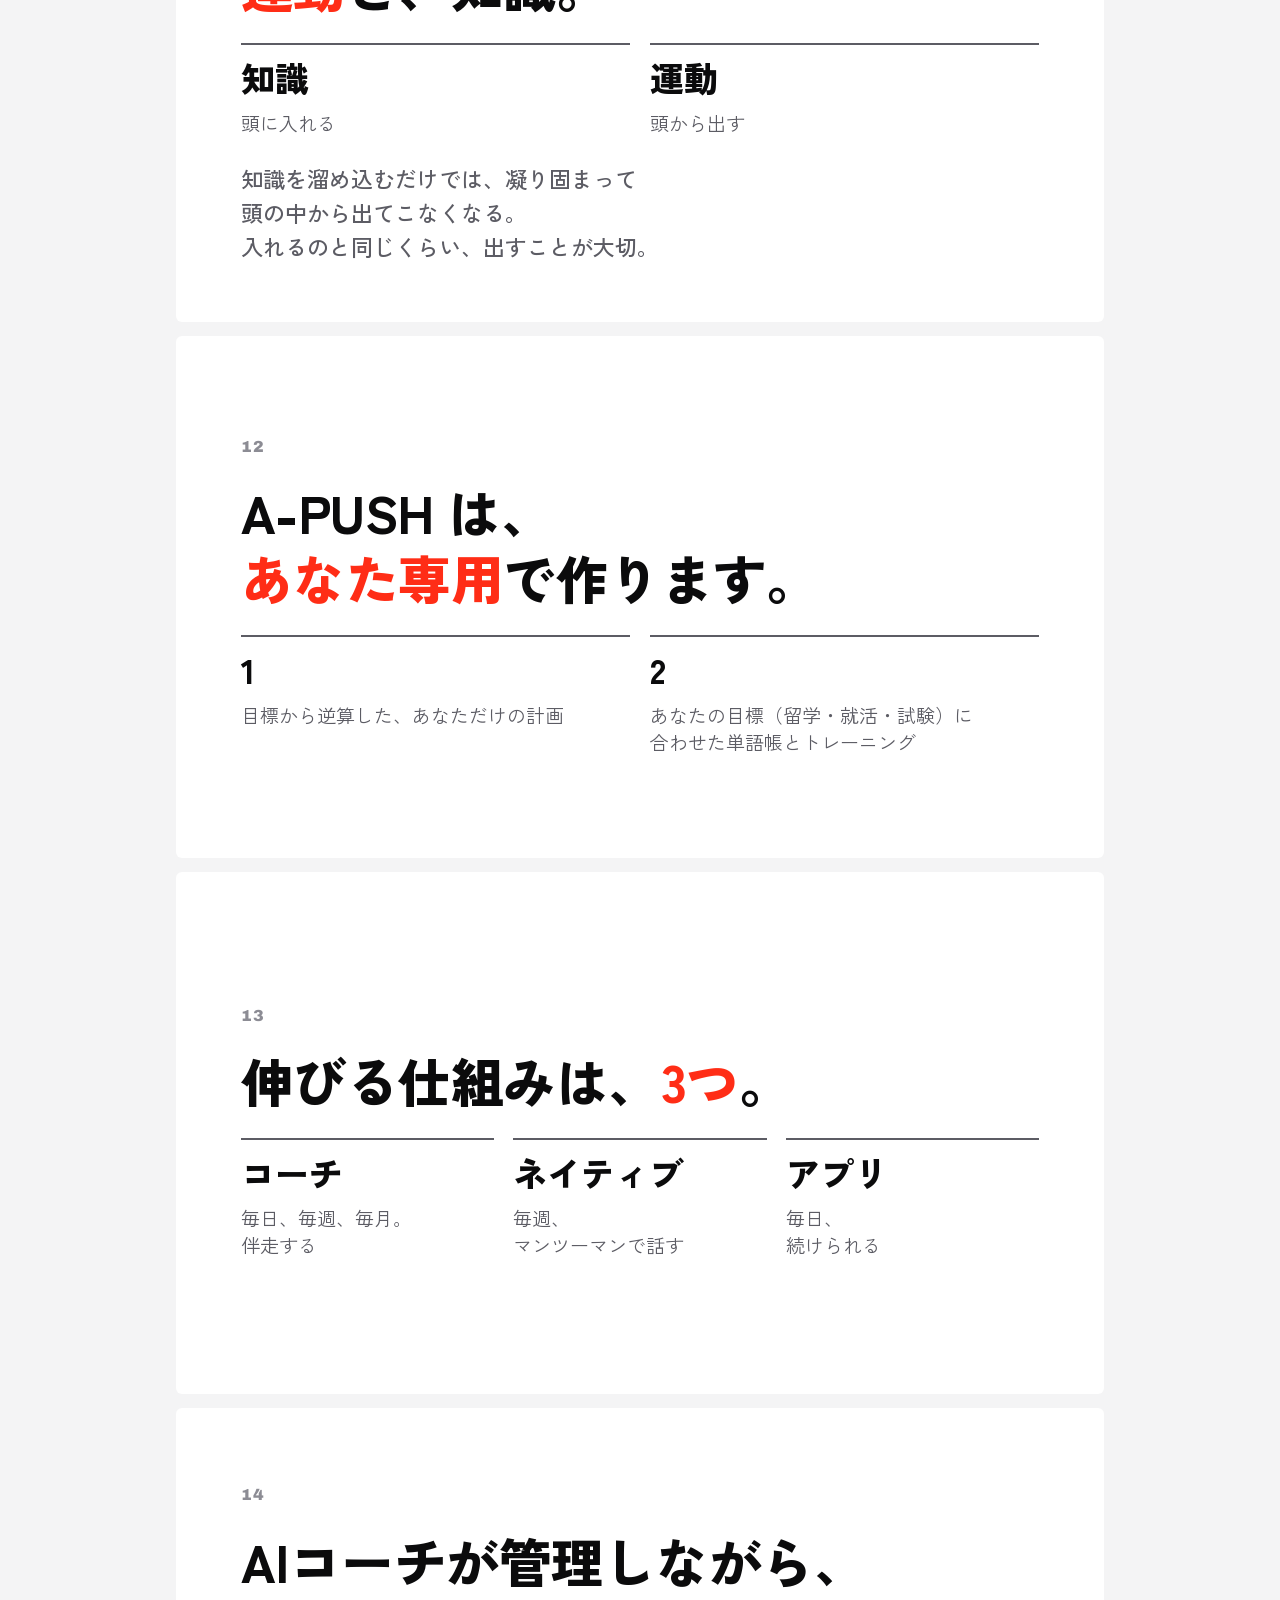
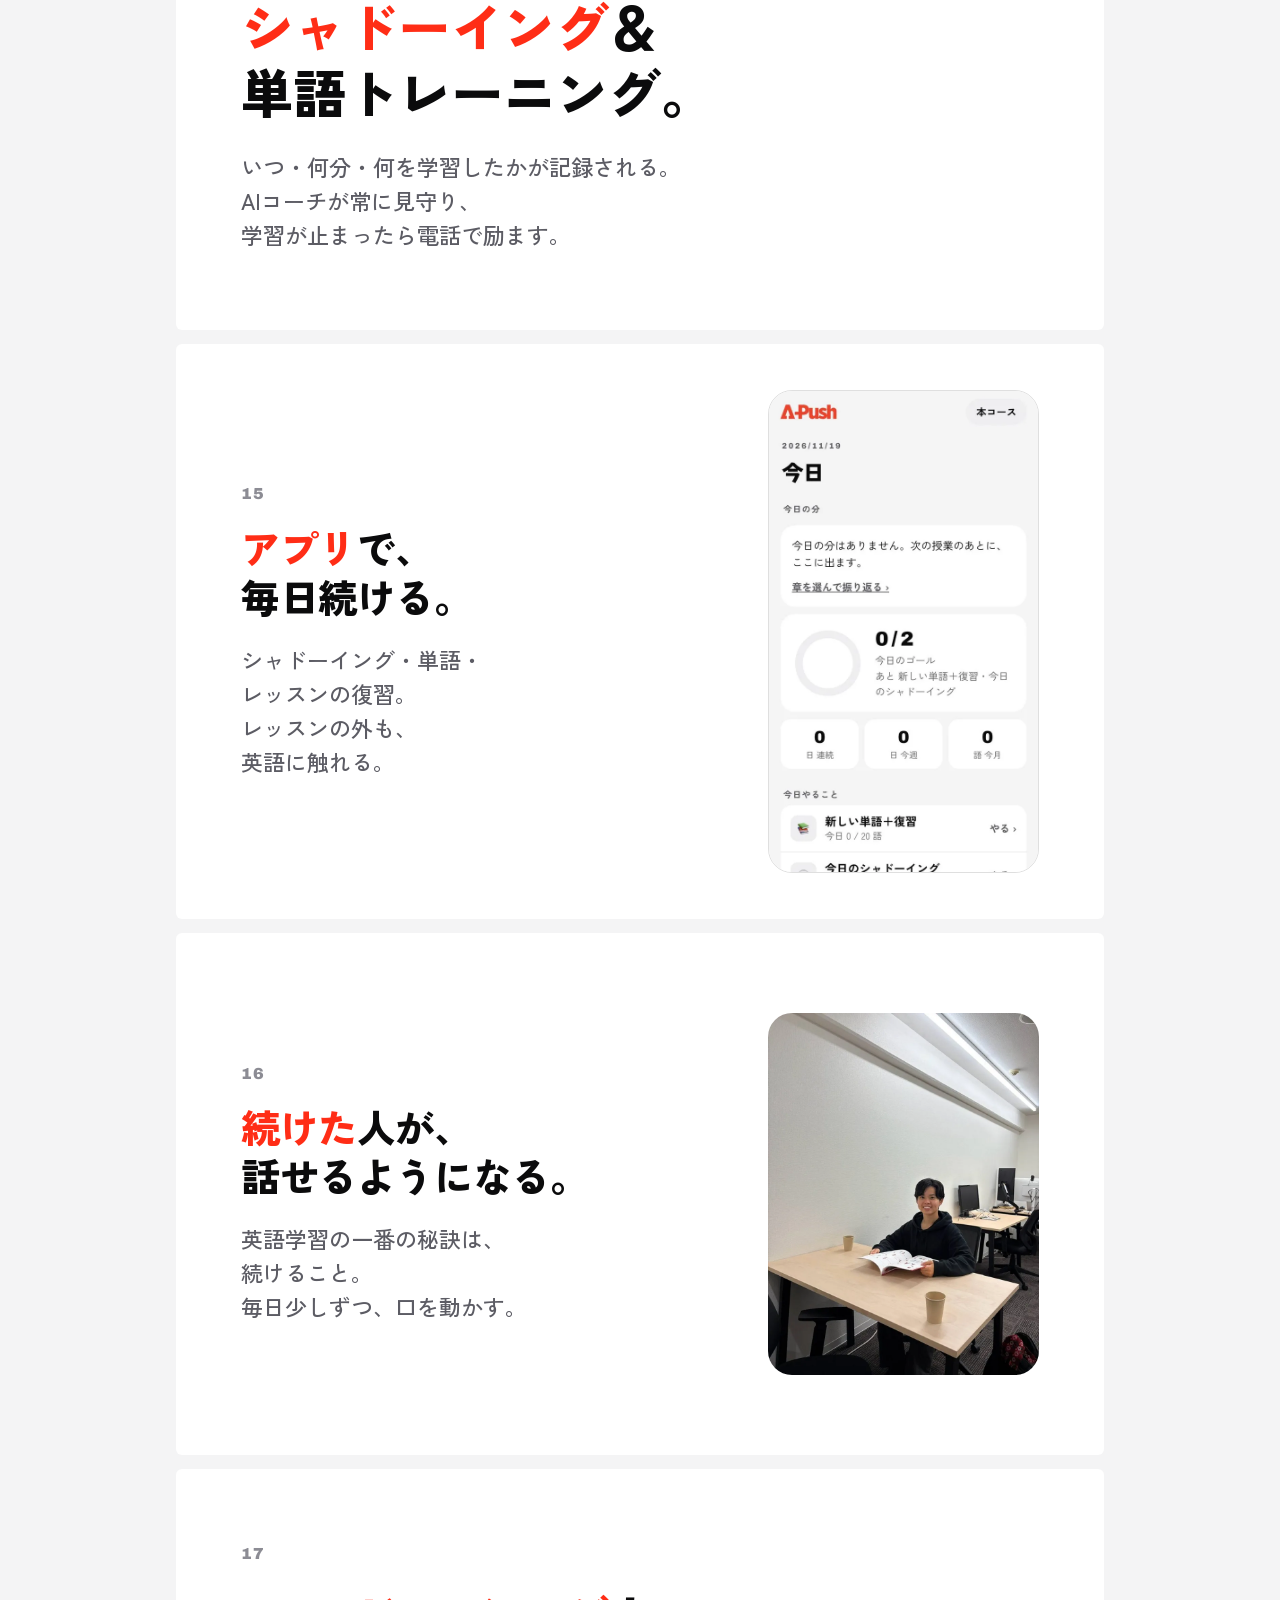
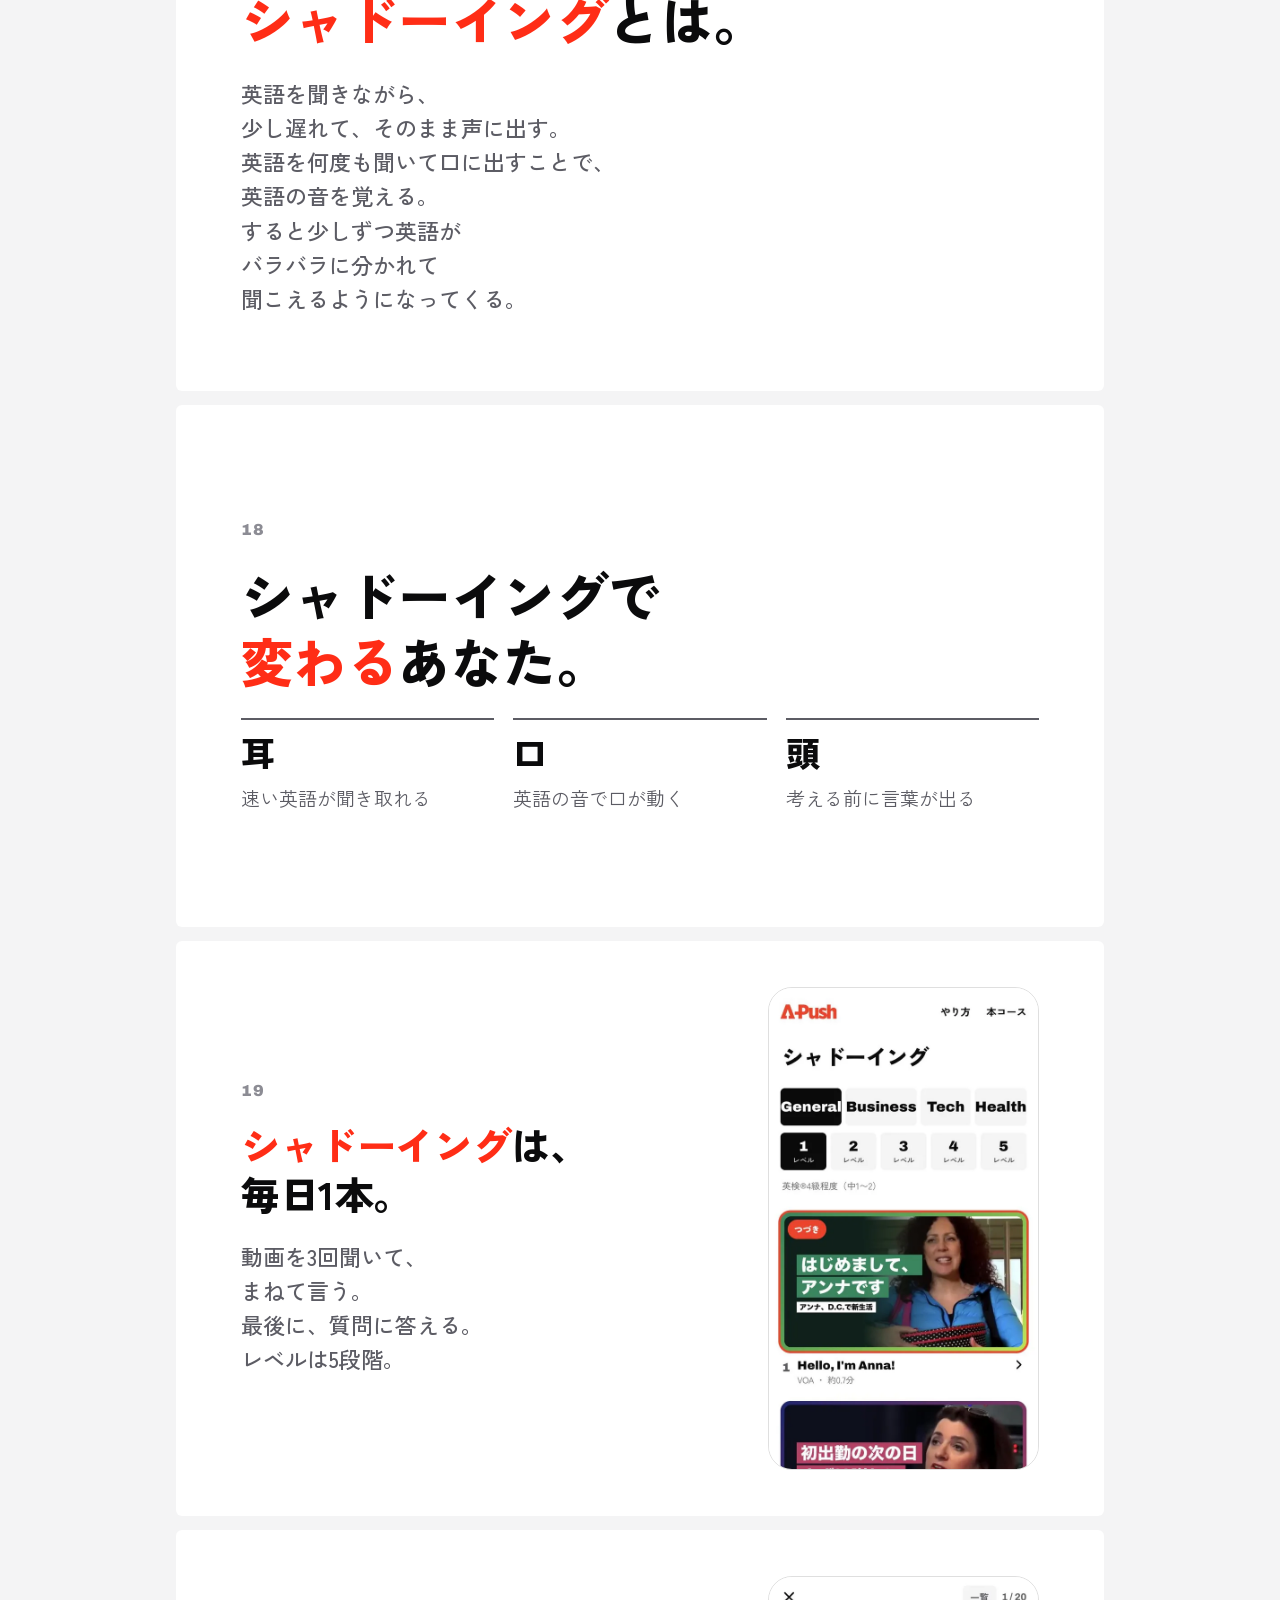
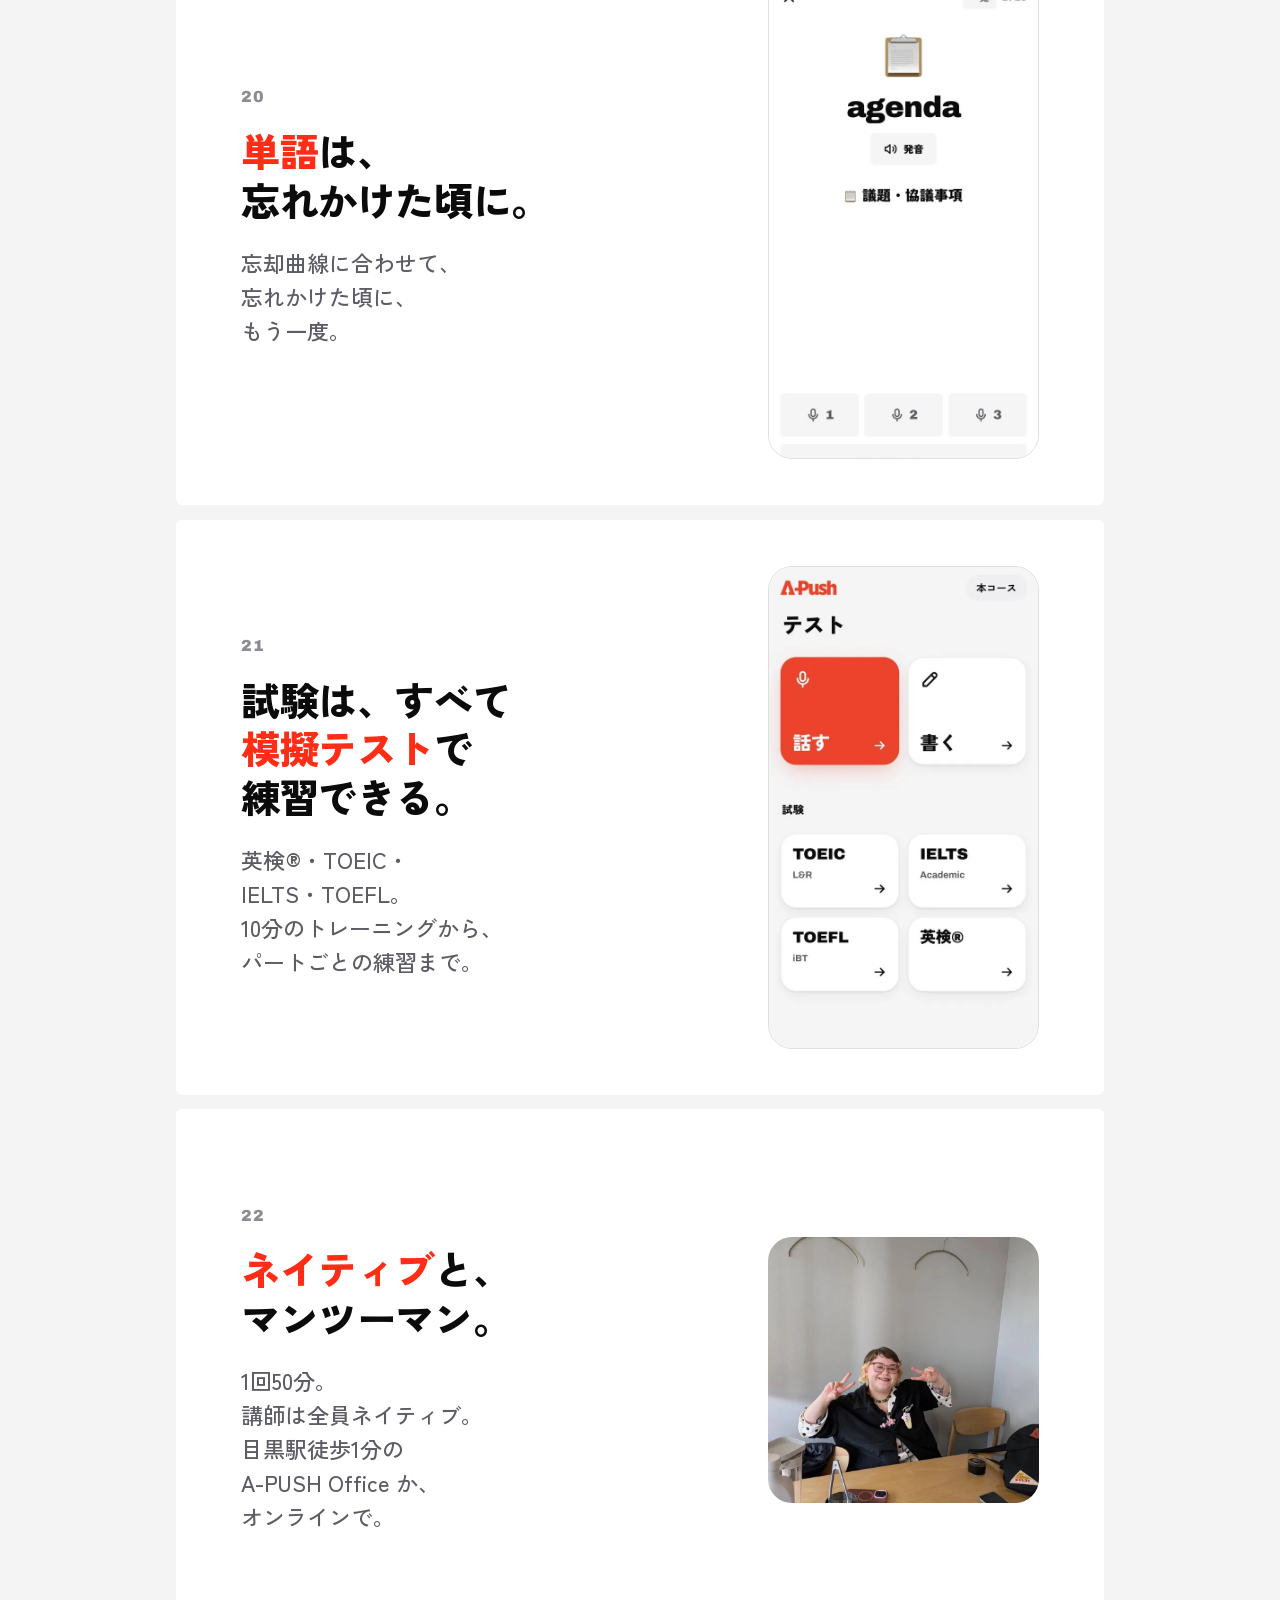
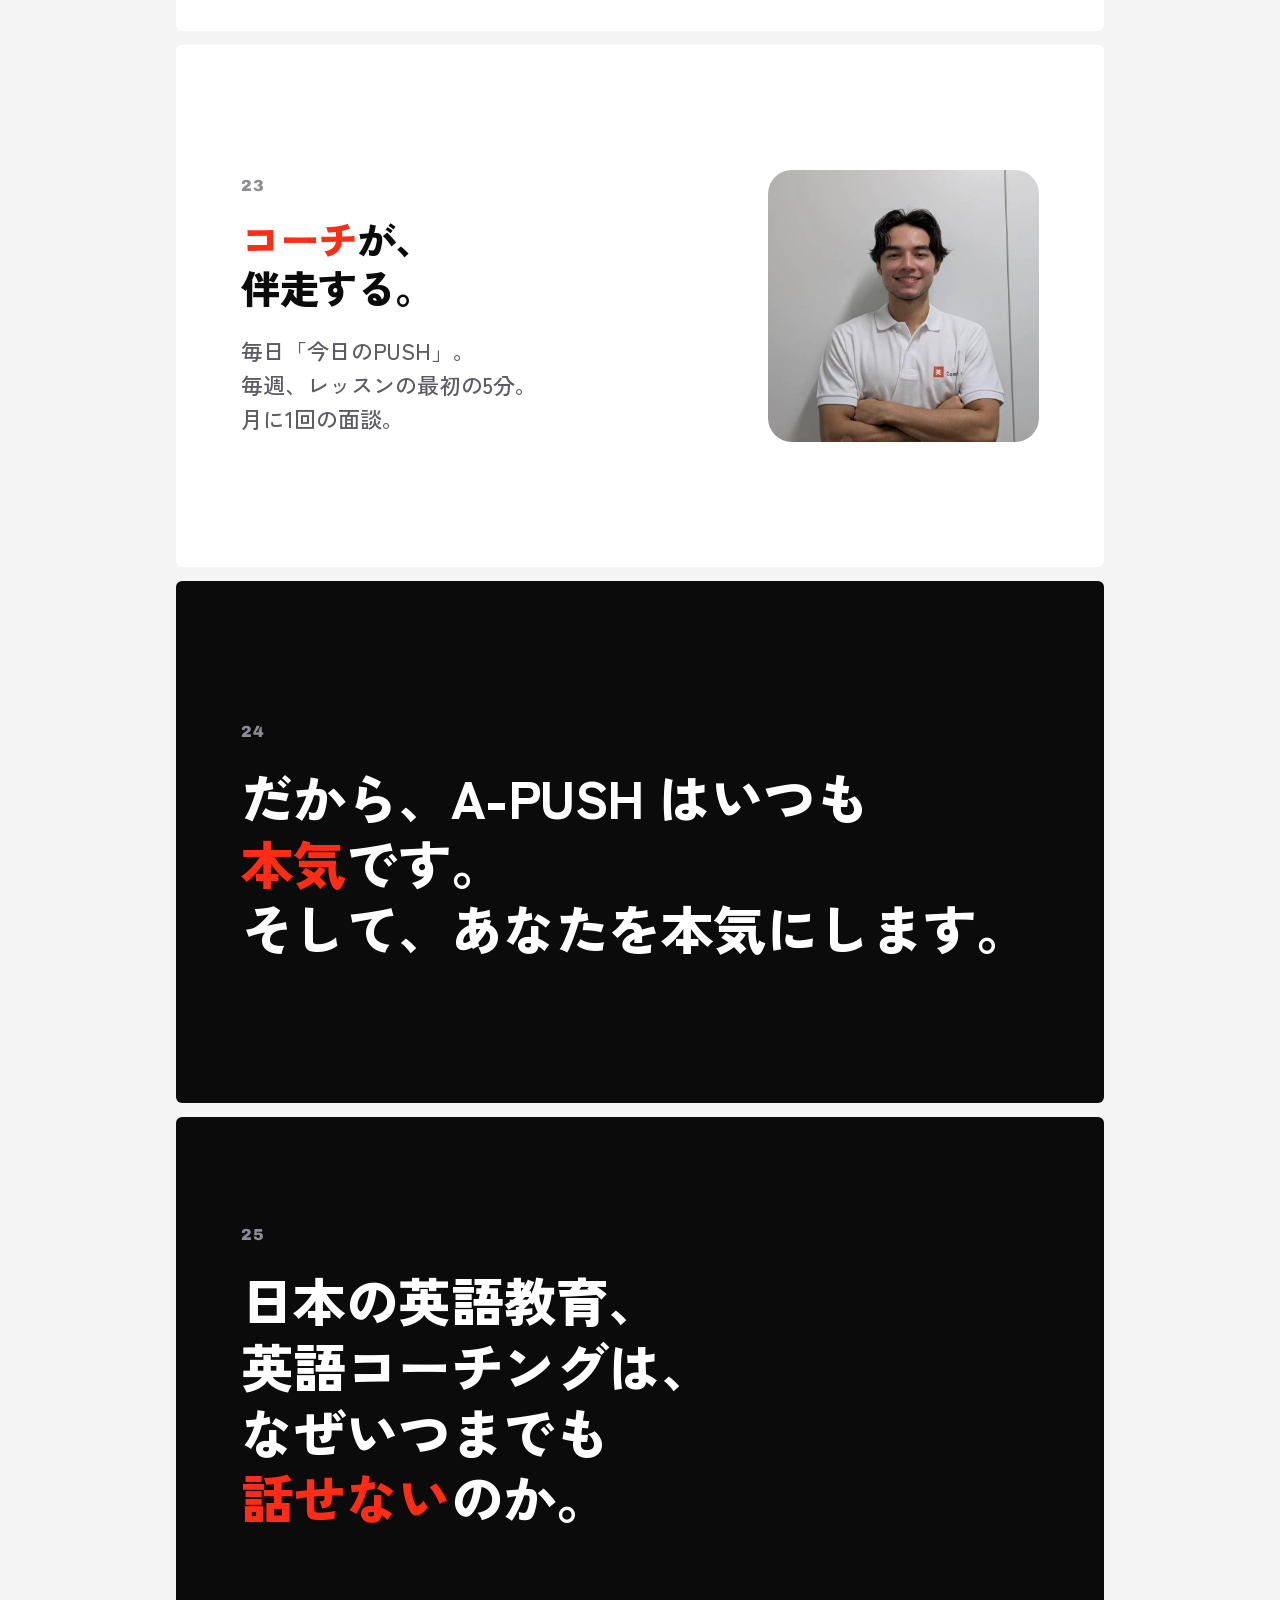
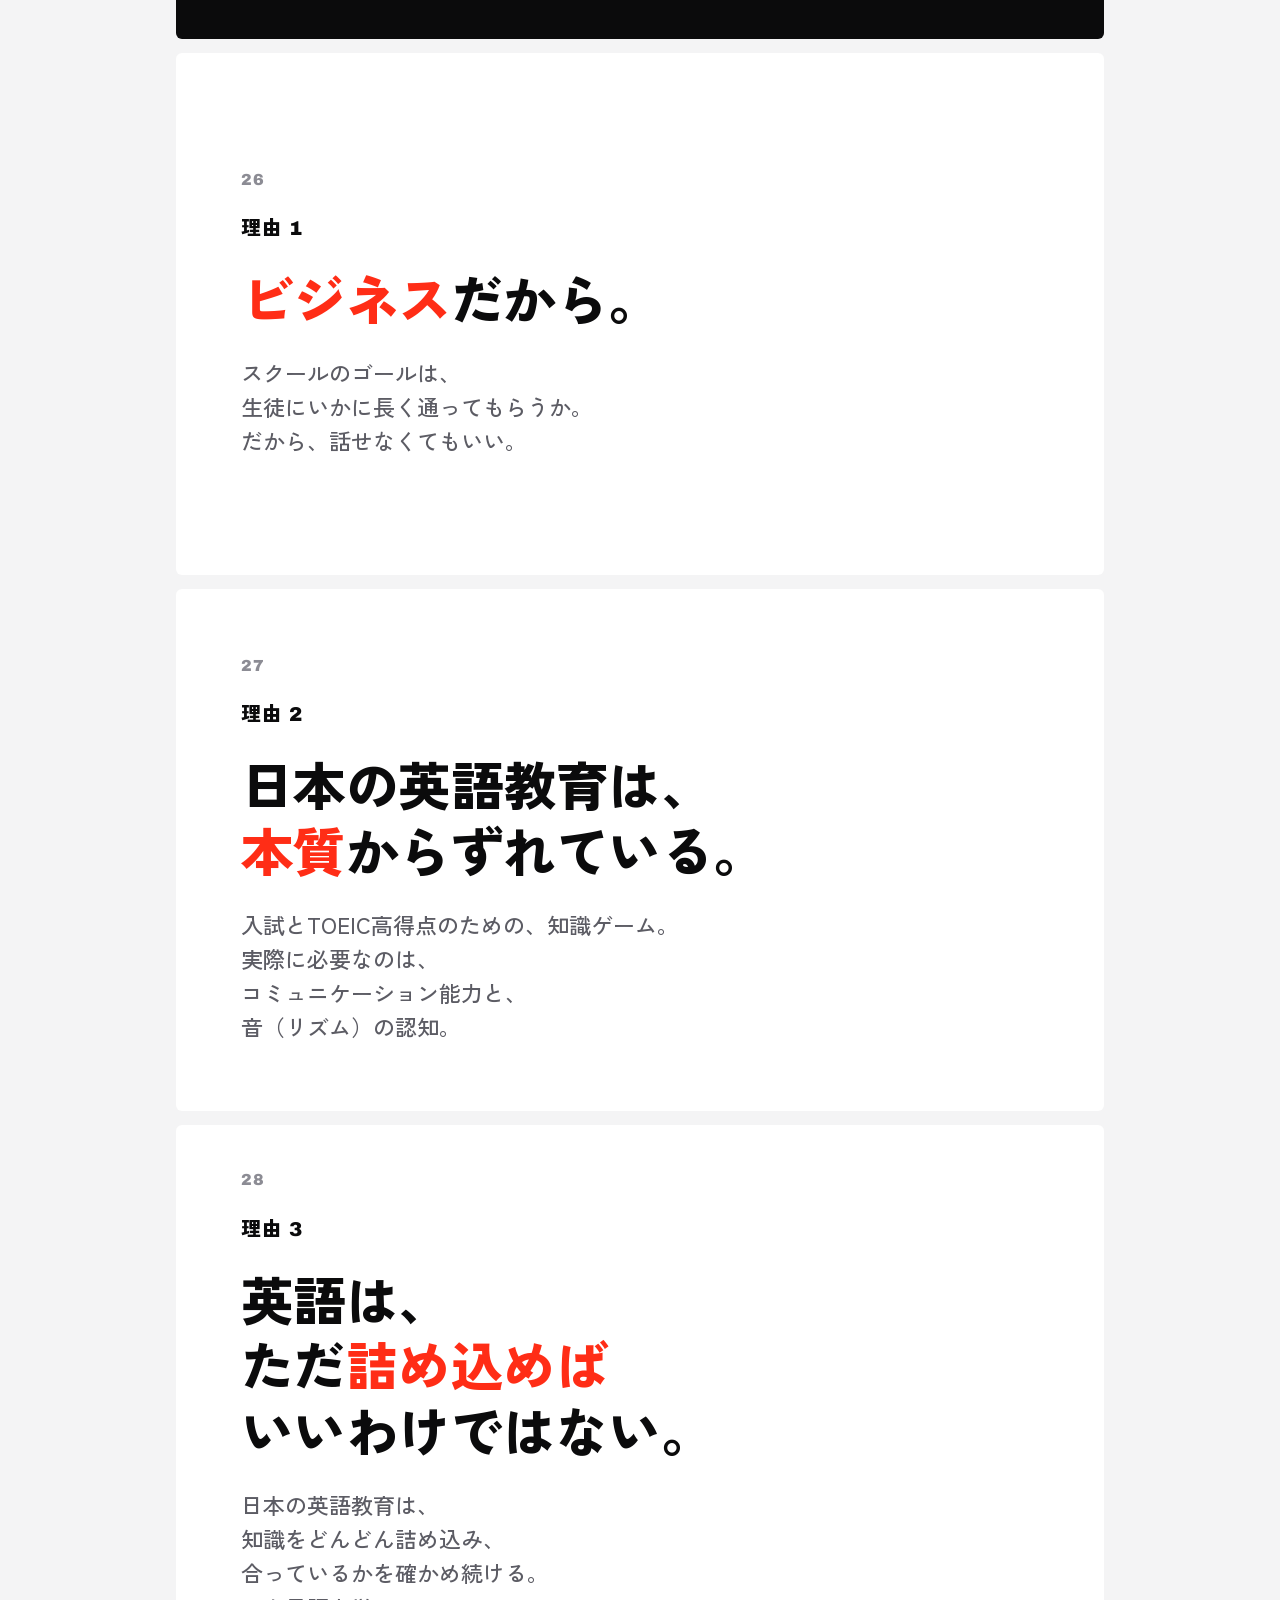
<file: english/students.html>
<!DOCTYPE html><html lang="ja"><head><meta charset="utf-8"><meta name="viewport" content="width=device-width, initial-scale=1, viewport-fit=cover"><title>A-PUSH 英会話｜学生さん</title><meta name="description" content="留学や就職を前に、英語を話せるようになりたい学生さんへ。A-PUSH 英会話の学び方をご紹介します。"><link rel="icon" href="../assets/favicon.svg" type="image/svg+xml"><link rel="preconnect" href="https://fonts.googleapis.com"><link rel="preconnect" href="https://fonts.gstatic.com" crossorigin><link rel="stylesheet" href="https://fonts.googleapis.com/css2?family=Archivo:wght@500;700;800;900&family=Zen+Kaku+Gothic+New:wght@400;500;700;900&display=swap"><link rel="stylesheet" href="hw.css"></head>
<body><header class="top"><a href="../"><img src="../assets/apush-logo.svg" alt="A-PUSH株式会社 トップへ" width="228" height="58"></a><a href="./">← 選び直す</a></header><main><div class="slides">
    <div class="hw first"><div class="hw-l"><span class="hw-k" hidden></span><img class="hw-logo" src="../assets/apush-logo.svg" alt="A-PUSH"><h3>AI時代、英語で<br><em>留学</em>も外資系も選べる</h3></div><img class="hw-mtg" src="img/abroad.webp" alt="" loading="lazy"></div>
    <div class="hw"><span class="hw-k">01</span><h3>英語が話せる<br><em>自分</em>を想像してください。</h3><div class="hw-3"><div><b>就職と年収</b>外資系や海外の会社も、就職の選択肢に。年収の高い仕事にも手が届く</div><div><b>友だち</b>留学先で、現地の学生と夜まで語り合う。世界中に友だちができる</div><div><b>留学と旅行</b>留学も旅行も、自分で話して楽しめる</div></div></div>
    <div class="hw"><span class="hw-k">02</span><h3>でも、ここで<br><em>止まって</em>しまう人がほとんど。</h3><p>代表も、学校の英語は得意でした。<br>でも15歳のニューヨークで、<br>誰とも話せなかった。<br>フィリピンの語学学校で出会った<br>「とにかく話しまくる学習法」。<br>それをもとに作り直したのが、<br>A-PUSH Method です。</p></div>
    <div class="hw"><span class="hw-k">03</span><h3>英語は、すでに頭の中にある。</h3><p>日本人は、実はかなり英語の知識がある。<br>文法・読解・単語力。<br>かなりレベルが高いです。<br>受験英語で、しっかり身についています。</p><span class="hw-n ja">でも、、、</span></div>
    <div class="hw"><span class="hw-k">04</span><h3>知識があるのに、<br>出てこない。</h3><div class="hw-ex"><b>What are you doing?</b><b>What were you doing?</b><b>What do you do?</b><b>What did you do?</b><small>文字ならわかる。<br>でもネイティブのリズムで言われると、<br>すぐには答えられない。</small></div></div>
    <div class="hw"><span class="hw-k">05</span><h3>なぜなら、脳の外に出す<br>トレーニングを、<br><em>していない</em>から。</h3></div>
    <div class="hw"><span class="hw-k">06</span><span class="hw-n xl">OUTPUT</span><h3>足りないのは、<br>知識を出すこと。</h3><p>知識を溜め込むだけで、<br>口から出していない。<br>聞いて、まねて、声に出す。<br>知っている英語を、使える英語に。</p></div>
    <div class="hw dk"><span class="hw-k">07</span><h3>だから私たちは、<br>アウトプットを<br>真剣に行う。</h3><span class="hw-n">9<small>割</small></span><p>レッスンの約9割が、話す時間。</p></div>
    <div class="hw vid"><span class="hw-k">08</span><video src="img/lesson.mp4" poster="img/lesson.webp" controls playsinline preload="none"></video></div>
    <div class="hw"><span class="hw-k">09</span><h3>型を<em>1つ</em>決めて、<br>単語を入れ替えて、<br>何百回も。</h3><div class="hw-ex"><b>What is this?</b><span>It's a black shirt.</span><b>What is this?</b><span>It's my neck.</span></div></div>
    <div class="hw"><span class="hw-k">10</span><h3>8割伝われば十分。<br>ただし、<em>正しい型</em>で。</h3><p>間違えたら、その場で言い直す。<br>間違えても、笑われない場所。</p></div>
    <div class="hw"><span class="hw-k">11</span><span class="hw-s">やるべき2つ</span><h3><em>運動</em>と、知識。</h3><div class="hw-3 two"><div><b>知識</b>頭に入れる</div><div><b>運動</b>頭から出す</div></div><p>知識を溜め込むだけでは、凝り固まって<br>頭の中から出てこなくなる。<br>入れるのと同じくらい、出すことが大切。</p></div>
    <div class="hw"><span class="hw-k">12</span><h3>A-PUSH は、<br><em>あなた専用</em>で作ります。</h3><div class="hw-3 two"><div><b>1</b>目標から逆算した、あなただけの計画</div><div><b>2</b>あなたの目標（留学・就活・試験）に合わせた単語帳とトレーニング</div></div></div>
    <div class="hw"><span class="hw-k">13</span><h3>伸びる仕組みは、<em>3つ</em>。</h3><div class="hw-3"><div><b>コーチ</b>毎日、毎週、毎月。<br>伴走する</div><div><b>ネイティブ</b>毎週、<br>マンツーマンで話す</div><div><b>アプリ</b>毎日、<br>続けられる</div></div></div>
    <div class="hw"><span class="hw-k">14</span><h3>AIコーチが管理しながら、<br><em>シャドーイング</em>＆<br>単語トレーニング。</h3><p>いつ・何分・何を学習したかが記録される。<br>AIコーチが常に見守り、<br>学習が止まったら電話で励ます。</p></div>
    <div class="hw sp"><div><span class="hw-k">15</span><h3><em>アプリ</em>で、<br>毎日続ける。</h3><p>シャドーイング・単語・<br>レッスンの復習。<br>レッスンの外も、<br>英語に触れる。</p></div><img class="hw-ph" src="img/app-plan.webp" alt="アプリの「計画」の画面" loading="lazy"></div>
    <div class="hw sp"><div><span class="hw-k">16</span><h3><em>続けた</em>人が、<br>話せるようになる。</h3><p>英語学習の一番の秘訣は、<br>続けること。<br>毎日少しずつ、口を動かす。</p></div><img class="hw-ph pe" src="img/student.webp" alt="A-PUSH の受講生" loading="lazy"></div>
    <div class="hw"><span class="hw-k">17</span><h3><em>シャドーイング</em>とは。</h3><p>英語を聞きながら、<br>少し遅れて、そのまま声に出す。<br>英語を何度も聞いて口に出すことで、<br>英語の音を覚える。<br>すると少しずつ英語が<br>バラバラに分かれて<br>聞こえるようになってくる。</p></div>
    <div class="hw"><span class="hw-k">18</span><h3>シャドーイングで<br><em>変わる</em>あなた。</h3><div class="hw-3"><div><b>耳</b>速い英語が聞き取れる</div><div><b>口</b>英語の音で口が動く</div><div><b>頭</b>考える前に言葉が出る</div></div></div>
    <div class="hw sp"><div><span class="hw-k">19</span><h3><em>シャドーイング</em>は、<br>毎日1本。</h3><p>動画を3回聞いて、<br>まねて言う。<br>最後に、質問に答える。<br>レベルは5段階。</p></div><img class="hw-ph" src="img/app-shadowing-general.webp" alt="アプリのシャドーイングの画面" loading="lazy"></div>
    <div class="hw sp"><div><span class="hw-k">20</span><h3><em>単語</em>は、<br>忘れかけた頃に。</h3><p>忘却曲線に合わせて、<br>忘れかけた頃に、<br>もう一度。</p></div><img class="hw-ph" src="img/app-words.webp" alt="アプリの単語の画面" loading="lazy"></div>
    <div class="hw sp"><div><span class="hw-k">21</span><h3>試験は、すべて<br><em>模擬テスト</em>で<br>練習できる。</h3><p>英検®・TOEIC・<br>IELTS・TOEFL。<br>10分のトレーニングから、<br>パートごとの練習まで。</p></div><img class="hw-ph" src="img/app-test.webp" alt="アプリのテストの画面" loading="lazy"></div>
    <div class="hw sp"><div><span class="hw-k">22</span><h3><em>ネイティブ</em>と、<br>マンツーマン。</h3><p>1回50分。<br>講師は全員ネイティブ。<br>目黒駅徒歩1分の<br>A-PUSH Office か、<br>オンラインで。</p></div><img class="hw-ph pe" src="img/native.webp" alt="ネイティブの先生" loading="lazy"></div>
    <div class="hw sp"><div><span class="hw-k">23</span><h3><em>コーチ</em>が、<br>伴走する。</h3><p>毎日「今日のPUSH」。<br>毎週、レッスンの最初の5分。<br>月に1回の面談。</p></div><img class="hw-ph pe" src="img/coach.webp" alt="英語コーチ" loading="lazy"></div>
    <div class="hw dk"><span class="hw-k">24</span><h3>だから、A-PUSH はいつも<em>本気</em>です。<br>そして、あなたを本気にします。</h3></div>
    <div class="hw dk"><span class="hw-k">25</span><h3>日本の英語教育、<br>英語コーチングは、<br>なぜいつまでも<br><em>話せない</em>のか。</h3></div>
    <div class="hw"><span class="hw-k">26</span><span class="hw-s">理由 1</span><h3><em>ビジネス</em>だから。</h3><p>スクールのゴールは、<br>生徒にいかに長く通ってもらうか。<br>だから、話せなくてもいい。</p></div>
    <div class="hw"><span class="hw-k">27</span><span class="hw-s">理由 2</span><h3>日本の英語教育は、<br><em>本質</em>からずれている。</h3><p>入試とTOEIC高得点のための、知識ゲーム。<br>実際に必要なのは、<br>コミュニケーション能力と、<br>音（リズム）の認知。</p></div>
    <div class="hw"><span class="hw-k">28</span><span class="hw-s">理由 3</span><h3>英語は、<br>ただ<em>詰め込めば</em><br>いいわけではない。</h3><p>日本の英語教育は、<br>知識をどんどん詰め込み、<br>合っているかを確かめ続ける。<br>でも言語を学ぶには、<br>やらないといけないことが2つある。</p></div>
    <div class="hw"><span class="hw-k">29</span><span class="hw-s">いいニュース</span><h3>頭の中には、<br><em>すでに</em>英語がある。</h3><p>日本人の頭の中には、<br>すでにたくさんの英語の知識がある。<br>必要なのは、それをどう頭から出すか。<br>その筋肉をほぐすのが、A-PUSH の仕事。</p></div>
    <div class="hw dk"><span class="hw-k">30</span><span class="hw-n w">A-PUSH</span><h3>話せるあなたに、<em>コミット</em></h3><p>既存の塾とちがい、いかに早く卒業するか。<br>英語を話せるようになることに、<br>コミットします。</p></div>
    <div class="hw first crs1"><div class="hw-l"><span class="hw-k" hidden></span><img class="hw-logo" src="../assets/apush-logo.svg" alt="A-PUSH"><div><h3>ビギナーコース</h3><p>Be動詞から、<br>質問して答えられるまで</p></div></div><img class="hw-mtg cv" src="img/cover-beginner.webp" alt="ビギナーコースの教材" loading="lazy"></div>
    <div class="hw"><span class="hw-k">31</span><p>Be動詞すらわからない、、、ところから</p><h3>質問ができて、<br><em>答えられる</em>。</h3><p>5W1H＋現在形・過去形・未来形まで、<br>自由に使えるのが目標！</p></div>
    <div class="hw"><span class="hw-k">32</span><h3>カリキュラム（全24章）</h3><ol class="hw-toc"><li>What is this? / What is that?</li><li>What colour is this?</li><li>How many?</li><li>Who is this?</li><li>Whose is this?</li><li>Occupations</li><li>Adjectives (big, small, hot, cold)</li><li>Present Progressive</li><li>Simple Present (I / You / We / They)</li><li>Simple Present (He / She / It)</li><li>Frequency Adverbs</li><li>5W1H — What / Who</li><li>5W1H — Where / When</li><li>5W1H — Why</li><li>5W1H — How</li><li>Simple Past</li><li>Where? (Past)</li><li>Past Progressive</li><li>Past Simple vs Past Progressive</li><li>Will (Future)</li><li>Be Going To</li><li>Will vs Be Going To</li><li>Tense Review</li><li>Open Questions Review</li></ol></div>
    <div class="hw"><span class="hw-k">33</span><h3>1つの章は、<em>2つ</em>のステップ。</h3>
<div class="hw-3 two"><div><b>STEP 1</b>教材を見ながら、文を3回ずつ声に出して録音</div><div><b>STEP 2</b>先生の質問に、声で答える。答えはネイティブが直す</div></div></div>
    <div class="hw first crs1"><div class="hw-l"><span class="hw-k" hidden></span><img class="hw-logo" src="../assets/apush-logo.svg" alt="A-PUSH"><div><h3>インターメディエイト<br>コース</h3><p>自分の考えを、<br>はっきり伝える</p></div></div><img class="hw-mtg cv" src="img/cover-intermediate.webp" alt="インターメディエイトコースの教材" loading="lazy"></div>
    <div class="hw"><span class="hw-k">34</span><h3>自分の考えを、<br><em>はっきり</em>、<br>しっかり伝える。</h3></div>
    <div class="hw"><span class="hw-k">35</span><h3>カリキュラム（全26章）</h3><ol class="hw-toc"><li>現在完了（経験・完了）・東京を訪ねる</li><li>現在完了（継続）・東京を訪ねる</li><li>接続詞 and / but</li><li>現在完了と過去形 ・テスト勉強</li><li>比較級 ・選手を比べる</li><li>接続詞 so / because</li><li>助動詞 should ・先生に質問する</li><li>助動詞 must / have to ・1週間の予定</li><li>must not と don&#x27;t have to ・禁止と「しなくていい」</li><li>接続詞 although / though</li><li>助動詞 can ・天気と遊び</li><li>最上級 ・かばんとりんご</li><li>接続詞 if / whether</li><li>関係代名詞 who ・まわりの人たち</li><li>接続詞 when / while</li><li>関係代名詞 which ・本屋の通り</li><li>接続詞 before / after</li><li>関係代名詞 that ・仕事をする人たち</li><li>接続詞 as soon as / as long as</li><li>不定詞 パート1 ・毎日の予定</li><li>接続詞 in case / even if</li><li>不定詞 パート2 ・天気予報</li><li>動名詞 ・大阪の見どころ</li><li>接続詞 ・町の地図</li><li>接続詞の復習 パート1</li><li>接続詞の復習 パート2</li></ol></div>
    <div class="hw"><span class="hw-k">36</span><h3>1つ1つの文法を、<br><em>イメージ</em>で<br>使えるようにする。</h3>
<div class="hw-3 two"><div><b>STEP 1</b>先生と一緒に、文章で型を覚える</div><div><b>STEP 2</b>絵だけで、自由に表現する</div></div></div>
    <div class="hw dk"><span class="hw-k">37</span><span class="hw-n w">A-PUSH</span><h3>話せるあなたに、コミット</h3><p>まずは、話してみませんか。</p><a class="hw-btn" href="https://lp.apush.jp/" target="_blank" rel="noopener">無料コーチング面談</a><small>効果には個人差があります。</small></div>
</div></main></body></html>
</file>
<file: english/hw.css>
/* 英会話の説明スライド（法人・一般・学生）。アプリの「使い方」（club-kit/template/pages/howto.html）の .hw をそのまま写した。
   スライドは縦に並べる。改行は <br> で文の切れ目に入れる（手本と同じ）。赤は1枚1か所。 */
:root{--bg:#F4F4F5;--card:#FFFFFF;--ink:#0B0B0C;--mute:#5C5C64;--mid:#8C8C94;--line2:rgba(11,11,12,.13);--on:#FFFFFF;--dark:#0B0B0C;--accent:#FF2D16;--accent2:#D41B06;
--fd:"Zen Kaku Gothic New",-apple-system,BlinkMacSystemFont,"Hiragino Sans","Hiragino Kaku Gothic ProN","Noto Sans JP",system-ui,sans-serif;
--en:"Archivo","Zen Kaku Gothic New",-apple-system,BlinkMacSystemFont,"Hiragino Sans","Noto Sans JP",system-ui,sans-serif;color-scheme:light}
*,*::before,*::after{box-sizing:border-box}
a{color:inherit}
body{margin:0;background:var(--bg);color:var(--ink);font-family:var(--fd);-webkit-font-smoothing:antialiased}
.top{display:flex;align-items:center;justify-content:space-between;gap:16px;max-width:960px;margin:0 auto;padding:20px 16px}
.top img{height:30px;width:auto;display:block}
.top a{color:inherit;font-weight:700;font-size:14px;text-decoration:none;min-height:44px;display:inline-flex;align-items:center}
.top a:focus-visible,.hw-btn:focus-visible{outline:2px solid var(--ink);outline-offset:2px}
main{max-width:960px;margin:0 auto;padding:0 16px 64px}
.slides{display:flex;flex-direction:column;gap:14px;container-type:inline-size}
.hw{container-type:inline-size;min-height:56.25cqi;display:flex;flex-direction:column;justify-content:center;gap:2.6cqi;padding:5cqi 7cqi;background:var(--card);color:var(--ink);border-radius:6px;overflow:hidden;font-family:var(--fd)}
.hw.dk{background:var(--dark);color:var(--on)}
.hw-k{font-family:var(--en);font-weight:900;font-size:clamp(10px,2.4cqi,16px);letter-spacing:.08em;color:var(--mid)}
.hw h3{margin:0;font-weight:900;font-size:clamp(20px,6.6cqi,54px);line-height:1.25;letter-spacing:-.01em;word-break:auto-phrase}
.hw h3 em{font-style:normal;color:var(--accent)}
.hw p{margin:0;word-break:auto-phrase;font-size:clamp(12px,3.3cqi,22px);line-height:1.55;color:var(--mute);font-weight:500}
.hw.dk p{color:var(--on);opacity:.72}
.hw-n{font-family:var(--en);font-weight:900;font-size:clamp(44px,15cqi,124px);line-height:.9;letter-spacing:-.03em;color:var(--accent)}
.hw-n small{font-family:var(--fd);font-size:.3em;letter-spacing:0;margin-left:.15em}
.hw-n.ja{font-family:var(--fd);letter-spacing:.02em;margin-top:1cqi}
.hw-n.w{color:inherit}
.hw-n.xl{font-size:clamp(64px,21cqi,180px)}
.hw-s{font-family:var(--en);font-weight:900;font-size:clamp(12px,3cqi,20px);letter-spacing:.06em}
.hw-btn{align-self:flex-start;margin-top:1.4cqi;background:var(--accent2);color:var(--on);text-decoration:none;font-weight:900;font-size:clamp(15px,3.8cqi,24px);border-radius:3px;padding:.7em 1.1em;min-height:44px;display:inline-flex;align-items:center}
.hw-btn:active{transform:scale(.97)}
.hw.first{position:relative;justify-content:space-between;gap:0;padding:6cqi 7cqi}
.hw-l{display:contents}
.hw-logo{width:14cqi;height:auto;position:relative;z-index:1}
.hw.first h3{font-size:clamp(17px,5.6cqi,44px);line-height:1.35;position:relative;z-index:1}
.hw-mtg{position:absolute;top:0;right:0;width:58%;height:auto;display:block;border-radius:0 6px 0 3cqi}
.hw.first.crs1{display:grid;grid-template-columns:minmax(0,58fr) minmax(0,42fr);align-items:center}
.crs1 .hw-l{display:block}
.crs1 .hw-logo{position:absolute;top:6cqi;left:7cqi}
.crs1 .hw-l>div{padding-top:4cqi}
.hw-mtg.cv{position:static;justify-self:center;width:30cqi;border-radius:2px;box-shadow:0 0 0 1px var(--line2)}
.hw.first.crs1 h3{font-size:clamp(14px,4.4cqi,36px)}
.crs1 p{margin-top:1.4cqi;color:var(--ink);font-weight:700}
.hw-toc{margin:0;padding:0 0 0 1.6em;columns:2;column-gap:5cqi;font-size:clamp(10px,2.6cqi,16px);line-height:1.55;color:var(--mute)}
.hw-toc li{break-inside:avoid}
.hw-ex{word-break:auto-phrase;display:flex;flex-direction:column;gap:1.2cqi;background:var(--bg);border-radius:4px;padding:3.6cqi 4cqi;font-size:clamp(12px,3.2cqi,20px);line-height:1.5}
.hw-ex b{font-family:var(--en);font-weight:700}
.hw-ex span{font-family:var(--en)}
.hw-ex small{font-size:.85em;color:var(--mute);font-weight:500}
.hw.vid{min-height:0;gap:2cqi}
.hw.vid video{display:block;width:100%;aspect-ratio:16/9;border-radius:4px;background:#000}
.hw-3{display:grid;grid-template-columns:repeat(3,1fr);gap:2.4cqi}
.hw-3.two{grid-template-columns:repeat(2,1fr)}
.hw-3 div{border-top:2px solid currentColor;padding-top:1.6cqi;font-size:clamp(10px,2.8cqi,19px);line-height:1.45;color:var(--mute);word-break:auto-phrase}
.hw.dk .hw-3 div{color:var(--on);opacity:.8}
.hw-3 b{display:block;font-weight:900;font-size:clamp(14px,4.4cqi,34px);color:var(--ink);line-height:1.2;margin-bottom:.3em;word-break:auto-phrase}
.hw.dk .hw-3 b{color:var(--on)}
.hw-im{display:block;width:calc(100% + 14cqi);margin:-5cqi -7cqi 1.4cqi;aspect-ratio:16/9;object-fit:cover}
.hw.sp{display:grid;grid-template-columns:1fr 34%;align-items:center;column-gap:5cqi}
.hw.sp>div{display:flex;flex-direction:column;gap:2.6cqi}
.hw.sp h3{font-size:clamp(16px,4.9cqi,42px)}
.hw-ph{display:block;width:100%;aspect-ratio:9/16;object-fit:cover;object-position:top;border:1px solid var(--line2);border-radius:3cqi}
.hw-ph.pe{aspect-ratio:auto;height:auto;border:0}
/* 横長の画面（管理画面）：文の下に、枠つきで大きく */
.hw-wide{display:block;width:100%;height:auto;border:1px solid var(--line2);border-radius:4px}
@media (prefers-reduced-motion:reduce){.hw-btn:active{transform:none}}
/* 上のバー：スクロールしても残る（すりガラス）。右に行動のボタン */
.top{position:sticky;top:0;z-index:10;max-width:none;padding:10px max(16px,calc((100% - 928px)/2));background:rgba(244,244,245,.78);-webkit-backdrop-filter:blur(20px) saturate(180%);backdrop-filter:blur(20px) saturate(180%)}
.acts{display:flex;gap:8px;align-items:center}
.top a.act{min-height:44px;padding:0 14px;border-radius:2px;font-weight:900;font-size:14px;white-space:nowrap;color:var(--on);transition:transform .2s}
.top a.act:active{transform:scale(.97)}
.act.ink{background:var(--ink)}
.act.line{background:#06C755}
@media (max-width:600px){.top img{height:24px}.top a.act{padding:0 10px;font-size:13px}.act .lg{display:none}}
</file>
